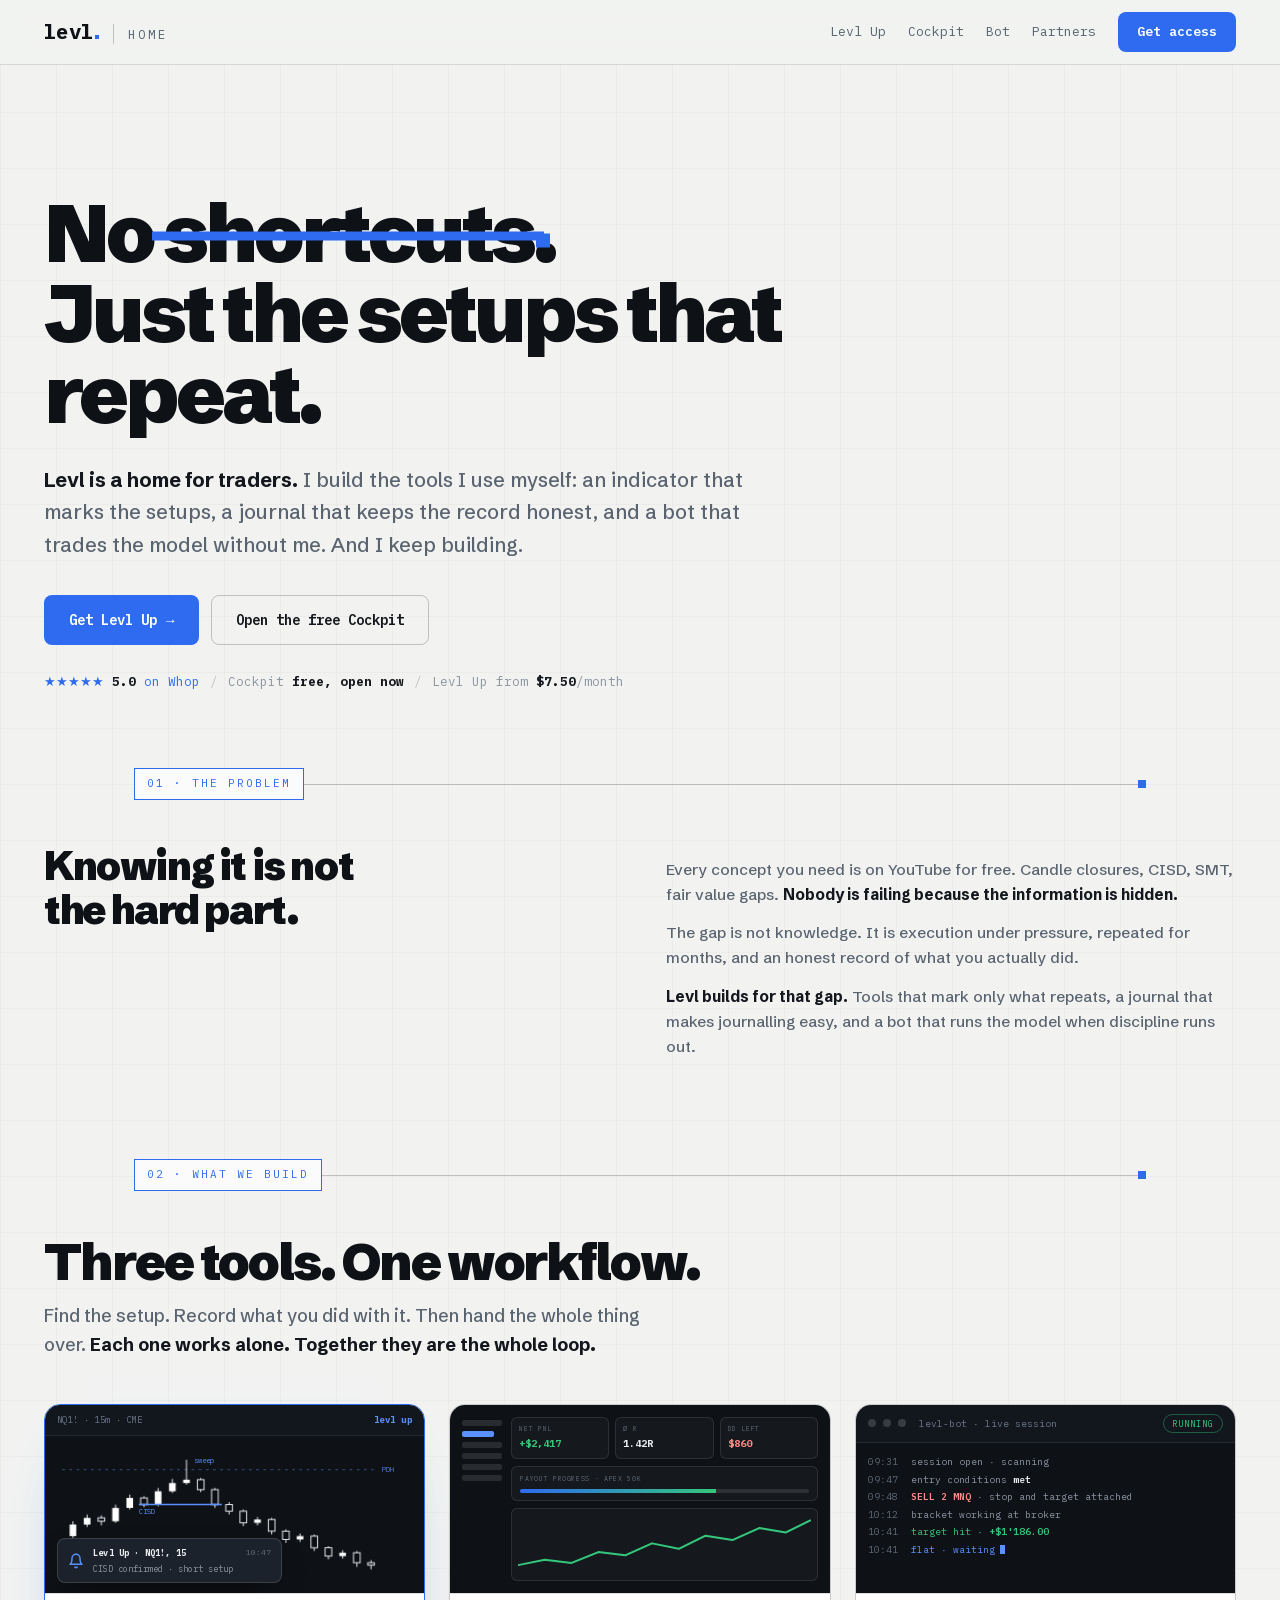
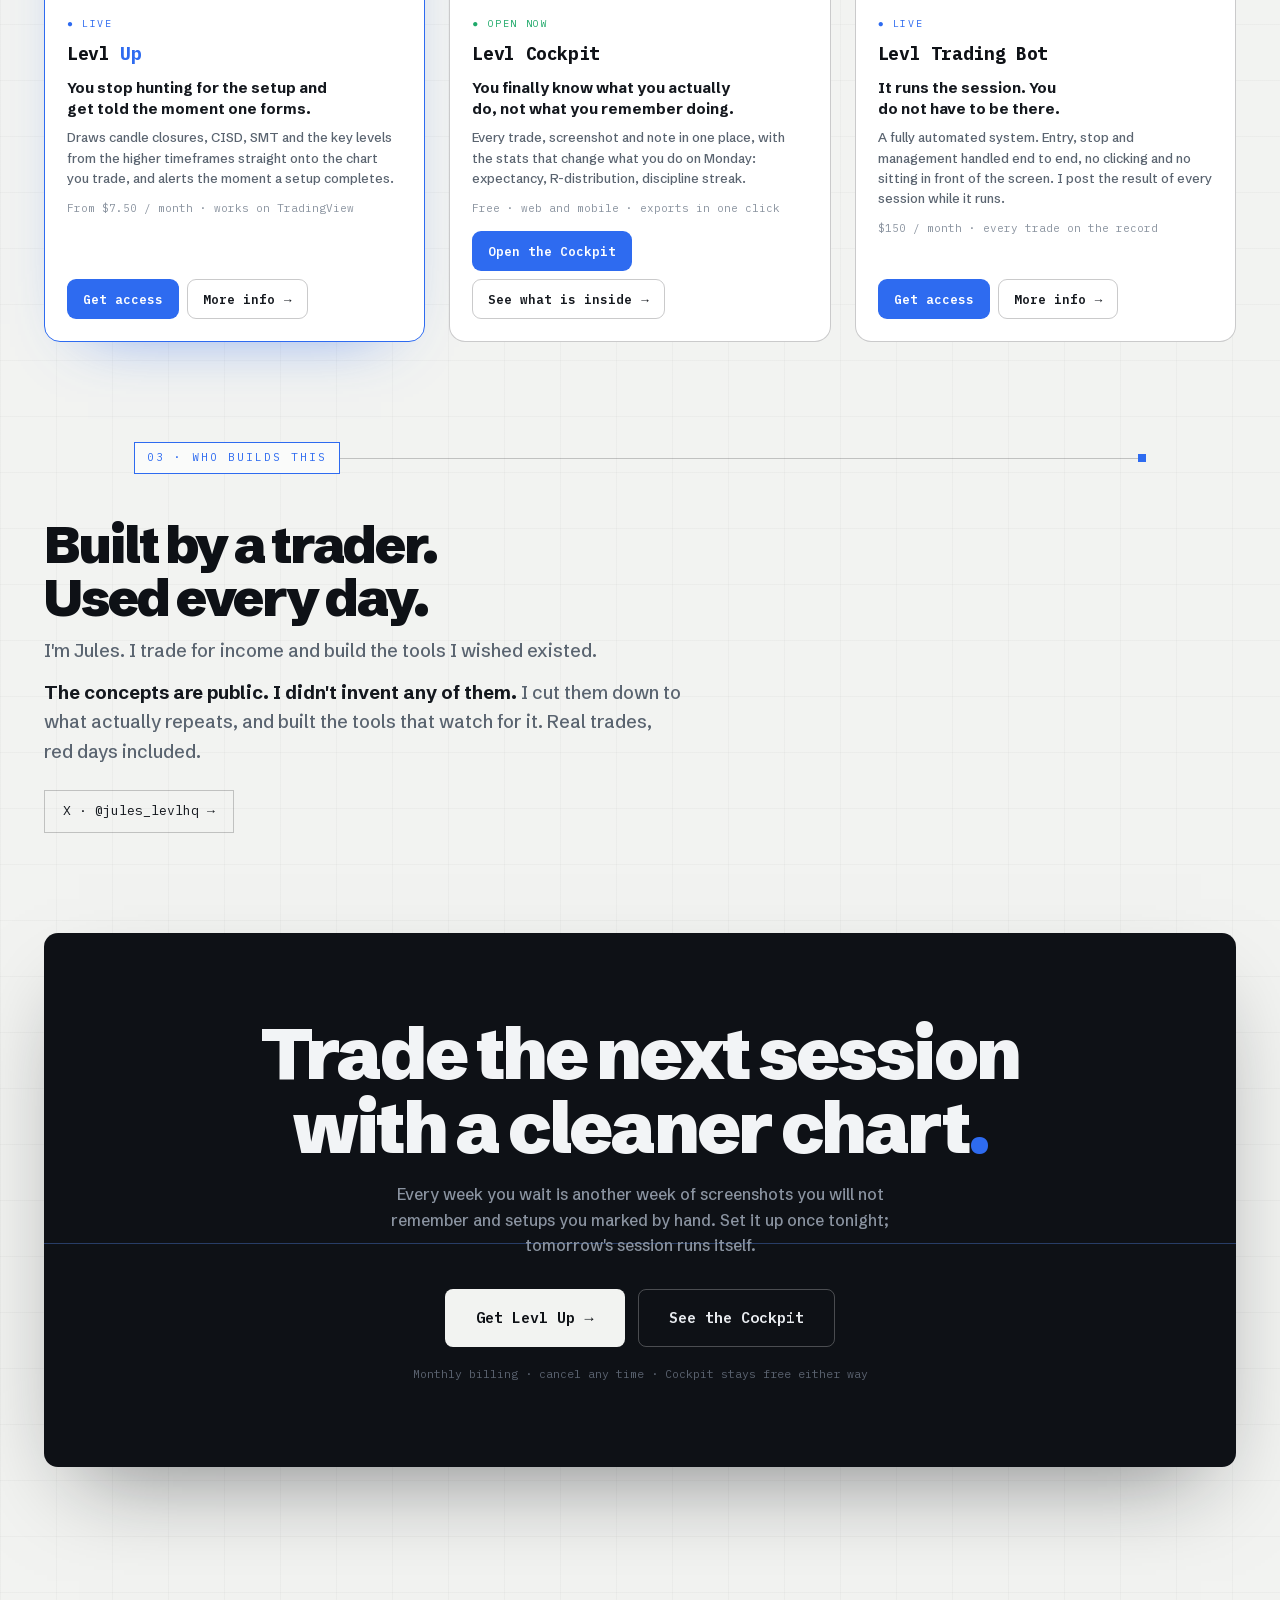
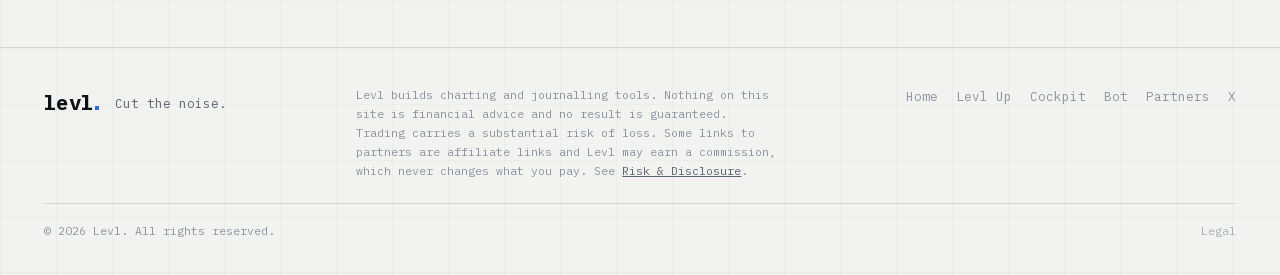
<file: index.html>
<!doctype html>
<html lang="en">
<head>
<meta charset="utf-8">
<title>Levl — Trading tools without the noise</title>
<meta name="viewport" content="width=device-width, initial-scale=1">
<meta name="description" content="Levl builds the tools a serious retail trader actually needs: an indicator that marks the setups that repeat, a journal that keeps the record honest, and a bot that trades the model for you.">
<link rel="canonical" href="https://levlhq.com/">
<link rel="icon" type="image/png" sizes="32x32" href="favicon-32.png?v=2">
<link rel="apple-touch-icon" sizes="180x180" href="apple-touch-icon.png?v=2">
<meta name="theme-color" content="#F2F3F1">
<meta property="og:type" content="website">
<meta property="og:site_name" content="Levl">
<meta property="og:title" content="Levl — Trading tools without the noise">
<meta property="og:description" content="An indicator that marks the setups that repeat. A journal that keeps the record honest. A bot that trades the model. Built by a trader who trades.">
<meta property="og:url" content="https://levlhq.com/">
<meta property="og:image" content="https://levlhq.com/og.png">
<meta name="twitter:card" content="summary_large_image">
<meta name="twitter:title" content="Levl — Trading tools without the noise">
<meta name="twitter:description" content="An indicator that marks the setups that repeat. A journal that keeps the record honest. A bot that trades the model.">
<meta name="twitter:image" content="https://levlhq.com/og.png">
<link rel="stylesheet" href="assets/fonts.css">
<link rel="stylesheet" href="assets/levl.css">
<style>
  /* ---------- hero ---------- */
  .hero{padding:clamp(64px,10vw,132px) 0 clamp(44px,6vw,78px)}
  .hero h1{font-weight:900;font-size:clamp(42px,6.4vw,88px);line-height:.98;letter-spacing:-.048em;color:var(--ink);max-width:15ch}
  .cutword{position:relative;display:inline-block;white-space:nowrap}
  .cutword .strike{position:absolute;left:-3%;right:-3%;top:54%;height:0;border-top:clamp(5px,.72vw,9px) solid var(--sig);
    transform:translateY(-50%);transform-origin:left center;animation:cut 1s cubic-bezier(.7,0,.2,1) .5s both}
  .cutword .strike::after{content:"";position:absolute;right:-6px;top:50%;width:clamp(9px,1.15vw,14px);height:clamp(9px,1.15vw,14px);
    background:var(--sig);transform:translateY(-50%)}
  @keyframes cut{from{transform:translateY(-50%) scaleX(0)}to{transform:translateY(-50%) scaleX(1)}}
  .hero .sub{font-size:clamp(16px,1.85vw,20px);color:var(--muted);max-width:62ch;margin-top:30px;font-weight:500;line-height:1.62}
  .hero .sub b{color:var(--text);font-weight:700}
  .hero-cta{display:flex;gap:12px;flex-wrap:wrap;margin-top:34px}
  .proofline{font-family:var(--mono);font-size:12.5px;color:var(--faint);margin-top:26px;display:flex;
    gap:10px;flex-wrap:wrap;align-items:center}
  .proofline .sep{color:var(--line2)}
  .proofline .stars{color:var(--sig)}
  .proofline b{color:var(--text);font-weight:700}
  .proofline .ast{color:var(--sig);font-size:10px;margin-left:1px}

  /* ---------- thesis ---------- */
  .thesis{display:grid;grid-template-columns:1fr 1fr;gap:clamp(24px,4vw,56px);align-items:start}
  .thesis .big{font-weight:900;font-size:clamp(26px,3.4vw,40px);letter-spacing:-.035em;line-height:1.1;color:var(--ink)}
  .thesis p{color:var(--muted);font-size:15.5px;margin-top:14px}
  .thesis p b{color:var(--text)}
  @media(max-width:800px){.thesis{grid-template-columns:1fr}}

  /* ---------- products ---------- */
  .pgrid{display:grid;grid-template-columns:repeat(3,1fr);gap:clamp(16px,2vw,24px);align-items:stretch}
  .pcard{position:relative;display:flex;flex-direction:column;background:#fff;border:1px solid var(--line2);
    border-radius:16px;overflow:hidden;transition:transform .22s cubic-bezier(.2,.8,.3,1),box-shadow .25s,border-color .2s}
  .pcard:hover{transform:translateY(-6px);box-shadow:0 34px 70px -44px rgba(14,17,22,.6)}
  .pcard.feature{border-color:var(--sig);box-shadow:0 26px 64px -44px rgba(46,107,240,.75)}
  .pcard.feature:hover{box-shadow:0 38px 80px -44px rgba(46,107,240,.85)}
  .pc-flag{position:absolute;top:14px;left:14px;z-index:3;font-family:var(--mono);font-size:9.5px;letter-spacing:.16em;
    text-transform:uppercase;font-weight:700;background:var(--sig);color:#fff;padding:5px 11px;border-radius:100px}

  .pc-viz{aspect-ratio:2/1;border-bottom:1px solid var(--line);background:var(--paper2);overflow:hidden;position:relative}
  .pc-viz img{width:100%;height:100%;object-fit:cover;display:block;transition:transform .5s cubic-bezier(.2,.8,.3,1)}
  .pcard:hover .pc-viz img{transform:scale(1.04)}

  /* mini cockpit mock */
  .mock{position:absolute;inset:0;background:var(--ink);padding:12px;display:flex;gap:9px}
  .mk-nav{width:40px;display:flex;flex-direction:column;gap:5px;padding-top:3px;flex:none}
  .mk-nav i{height:6px;border-radius:2px;background:rgba(255,255,255,.11);display:block}
  .mk-nav i.on{background:#5B90FF;width:78%}
  .mk-main{flex:1;display:flex;flex-direction:column;gap:7px;min-width:0}
  .mk-kpis{display:grid;grid-template-columns:repeat(3,1fr);gap:6px}
  .mk-k{border:1px solid rgba(255,255,255,.1);border-radius:6px;padding:6px 7px;background:rgba(255,255,255,.03);min-width:0}
  .mk-k u{display:block;text-decoration:none;font-family:var(--mono);font-size:6.5px;letter-spacing:.1em;color:#5F6976}
  .mk-k b{display:block;font-family:var(--mono);font-size:10px;color:#E8EBEF;margin-top:2px}
  .mk-k b.g{color:#34C77B}.mk-k b.r{color:#FF8A8A}
  .mk-bar{border:1px solid rgba(255,255,255,.1);border-radius:6px;padding:7px 8px;background:rgba(255,255,255,.03)}
  .mk-bar u{display:block;text-decoration:none;font-family:var(--mono);font-size:6.5px;letter-spacing:.1em;color:#5F6976}
  .mk-tr{height:4px;border-radius:3px;background:rgba(255,255,255,.1);margin-top:5px;overflow:hidden}
  .mk-fl{height:100%;width:68%;background:linear-gradient(90deg,#2E6BF0,#34C77B)}
  .mk-chart{flex:1;border:1px solid rgba(255,255,255,.1);border-radius:6px;background:rgba(255,255,255,.03);
    padding:6px;min-height:0}
  .mk-chart svg{width:100%;height:100%;display:block}

  /* ---------- who builds this ---------- */
  .trader{max-width:64ch}
  .trader p{color:var(--muted);font-size:clamp(16px,2vw,18.5px);margin-top:12px;font-weight:500}
  .trader p b{color:var(--text)}
  .sig-links{display:flex;gap:12px;margin-top:24px;flex-wrap:wrap}
  .slink{font-family:var(--mono);font-size:13px;padding:10px 18px;border:1px solid var(--line2);color:var(--text);transition:.15s}
  .slink:hover{border-color:var(--sig);color:var(--sig)}

  /* chart mock */
  .mock.chart{background:var(--ink);flex-direction:column;gap:0;padding:0}
  .ch-bar{display:flex;align-items:center;justify-content:space-between;padding:8px 12px;
    border-bottom:1px solid rgba(255,255,255,.08);background:#12161D;flex:none}
  .ch-bar span{font-family:var(--mono);font-size:9px;color:#6B7688;letter-spacing:.04em}
  .ch-bar em{font-style:normal;font-family:var(--mono);font-size:9px;font-weight:700;color:#5B90FF;letter-spacing:.06em}
  .ch-body{flex:1;min-height:0;padding:8px 10px 10px;position:relative}
  .ch-body svg{width:100%;height:100%;display:block}
  .tv-alert{position:absolute;left:12px;bottom:10px;display:flex;align-items:center;gap:9px;
    background:#1B222C;border:1px solid rgba(255,255,255,.14);border-radius:8px;padding:7px 10px;
    box-shadow:0 12px 30px -12px rgba(0,0,0,.8);max-width:74%;
    opacity:0;animation:tvin .5s cubic-bezier(.2,.8,.3,1) 2.1s forwards}
  @keyframes tvin{from{opacity:0;transform:translateY(8px)}to{opacity:1;transform:none}}
  .tv-ic{width:16px;height:16px;color:#5B90FF;flex:none}
  .tv-ic svg{width:100%;height:100%;display:block}
  .tv-tx b{display:block;font-family:var(--mono);font-size:8.5px;font-weight:700;color:#E8EBEF;letter-spacing:.02em}
  .tv-tx u{display:block;text-decoration:none;font-family:var(--mono);font-size:8.5px;color:#8A93A0;margin-top:2px}
  .tv-alert em{font-style:normal;font-family:var(--mono);font-size:8px;color:#5F6976;margin-left:4px;align-self:flex-start}
  .cdl{opacity:0;animation:cin .3s ease forwards;animation-delay:calc(.25s + var(--i)*38ms)}
  @keyframes cin{from{opacity:0;transform:translateY(4px)}to{opacity:1;transform:none}}
  .an{opacity:0;animation:cin .45s ease forwards}
  .a1{animation-delay:1.15s}.a2{animation-delay:1.45s}.a3{animation-delay:1.75s}.a4{animation-delay:2.05s}
  .png{animation:png 1.9s ease-out infinite;animation-delay:2.4s;transform-origin:center}
  @keyframes png{0%{r:3.4;opacity:.9}70%{r:13;opacity:0}100%{r:13;opacity:0}}

  /* bot terminal mock */
  .mock.term{background:var(--ink);flex-direction:column;gap:0;padding:0}
  .tm-bar{display:flex;align-items:center;gap:7px;padding:9px 12px;border-bottom:1px solid rgba(255,255,255,.08);background:#12161D;flex:none}
  .tm-bar i{width:8px;height:8px;border-radius:50%;background:rgba(255,255,255,.16);display:block;flex:none}
  .tm-bar span{font-family:var(--mono);font-size:9.5px;color:#6B7688;margin-left:6px}
  .tm-bar em{margin-left:auto;font-style:normal;font-family:var(--mono);font-size:8.5px;letter-spacing:.12em;
    text-transform:uppercase;color:#34C77B;border:1px solid rgba(52,199,123,.4);border-radius:100px;padding:2px 8px}
  .tm-log{flex:1;padding:10px 12px;font-family:var(--mono);font-size:9.5px;line-height:1.85;color:#8A93A0;overflow:hidden}
  .tm-log u{text-decoration:none;color:#5F6976;margin-right:7px}
  .tm-log b{color:#E8EBEF;font-weight:600}
  .tm-log b.b{color:#FF8A8A}
  .tm-log .ok{color:#34C77B}
  .tm-log .ok b{color:#34C77B}
  .tm-log .cur{color:#5B90FF}
  .tm-log .bl{display:inline-block;width:5px;height:9px;background:#5B90FF;margin-left:5px;vertical-align:-1px;
    animation:blink 1.1s step-end infinite;font-style:normal}
  .pcard.soon .pc-viz{opacity:.96}
  .pcard .status.soon{color:#B4700A}

  .pc-body{padding:clamp(18px,1.9vw,22px);display:flex;flex-direction:column;flex:1}
  .pcard .status{font-family:var(--mono);font-size:10px;letter-spacing:.16em;text-transform:uppercase;color:var(--faint)}
  .pcard .status.live{color:var(--sig)}
  .pcard .status.free{color:var(--up)}
  .pcard h3{font-family:var(--mono);font-weight:700;font-size:18px;letter-spacing:-.02em;margin:8px 0 0;color:var(--ink)}
  .pcard h3 .sl{color:var(--sig)}
  .pcard .res{font-weight:700;font-size:15px;color:var(--text);margin-top:9px;line-height:1.38;text-wrap:balance}
  .pcard p{color:var(--muted);font-size:13px;margin-top:8px;line-height:1.55}
  .pcard .price{font-family:var(--mono);font-size:11px;color:var(--faint);margin-top:12px}
  .pc-cta{display:flex;gap:8px;flex-wrap:wrap;margin-top:auto;padding-top:14px}
  .pc-cta .btn{padding:9px 15px;font-size:12.5px;border-radius:9px}
  @media(max-width:960px){.pgrid{grid-template-columns:1fr}}

</style>
</head>
<body>

<nav>
  <div class="wrap wrap-wide">
    <div class="nav-l">
      <a class="brand" href="/">levl<span class="cur"></span></a>
      <span class="brand-page">Home</span>
    </div>
    <button class="burger" aria-label="Menu"><span></span><span></span><span></span></button>
    <div class="nav-r">
      <a class="lnk" href="/levl-up/">Levl Up</a>
      <a class="lnk" href="/cockpit/">Cockpit</a>
      <a class="lnk" href="/bot/">Bot</a>
      <a class="lnk" href="/partners/">Partners</a>
      <a class="btn btn-sm btn-ink" data-link="whop" href="https://whop.com/levl-hq/levl-up/">Get access</a>
    </div>
  </div>
</nav>

<main>

<!-- ================= HERO ================= -->
<header class="hero">
  <div class="wrap wrap-wide">
    <h1 class="rv in">No <span class="cutword">shortcuts<span class="strike"></span></span>.<br>Just the setups that repeat.</h1>
    <p class="sub rv in d1"><b>Levl is a home for traders.</b> I build the tools I use myself: an indicator that marks the setups, a journal that keeps the record honest, and a bot that trades the model without me. And I keep building.</p>
    <div class="hero-cta rv in d2">
      <a class="btn btn-ink" data-link="whop" href="https://whop.com/levl-hq/levl-up/">Get Levl Up <span class="arw">&rarr;</span></a>
      <a class="btn btn-ghost" href="/cockpit/">Open the free Cockpit</a>
    </div>
    <div class="proofline rv in d3">
      <span class="stars">&#9733;&#9733;&#9733;&#9733;&#9733; <b>5.0</b> on Whop</span><span class="sep">/</span>
      <span>Cockpit <b>free, open now</b></span><span class="sep">/</span>
      <span>Levl Up from <b>$7.50</b>/month</span>
    </div>
  </div>
</header>

<!-- ================= 01 THESIS ================= -->
<div class="lvl wrap-wide" id="thesis"><span class="tag">01 · The problem</span><span class="ln"></span><span class="nd"></span></div>
<section style="padding-top:clamp(28px,4vw,44px)">
  <div class="wrap wrap-wide">
    <div class="thesis rv">
      <div>
        <div class="big">Knowing it is not<br>the hard part.</div>
      </div>
      <div>
        <p>Every concept you need is on YouTube for free. Candle closures, CISD, SMT, fair value gaps. <b>Nobody is failing because the information is hidden.</b></p>
        <p>The gap is not knowledge. It is execution under pressure, repeated for months, and an honest record of what you actually did.</p>
        <p><b>Levl builds for that gap.</b> Tools that mark only what repeats, a journal that makes journalling easy, and a bot that runs the model when discipline runs out.</p>
      </div>
    </div>
  </div>
</section>

<!-- ================= 02 WHAT WE BUILD ================= -->
<div class="lvl wrap-wide" id="build"><span class="tag">02 · What we build</span><span class="ln"></span><span class="nd"></span></div>
<section style="padding-top:clamp(28px,4vw,44px)">
  <div class="wrap wrap-wide">
    <div class="shead rv">
      <h2>Three tools. One workflow.</h2>
      <p>Find the setup. Record what you did with it. Then hand the whole thing over. <b>Each one works alone. Together they are the whole loop.</b></p>
    </div>

    <div class="pgrid rv d1">

      <div class="pcard feature">
        <div class="pc-viz">
          <div class="mock chart">
            <div class="ch-bar"><span>NQ1! &middot; 15m &middot; CME</span><em>levl up</em></div>
            <div class="ch-body"><svg viewBox="0 0 400 140" aria-hidden="true"><line x1="8" y1="21.1" x2="358" y2="21.1" stroke="#5B90FF" stroke-width="1" stroke-dasharray="3 5" opacity=".55"/><text x="364" y="23.9" font-family="IBM Plex Mono" font-size="8" fill="#5B90FF" opacity=".85">PDH</text><g class="cdl" style="--i:0"><line x1="20.0" y1="78.4" x2="20.0" y2="96.9" stroke="#E8EBEF" stroke-width="1.1"/><rect x="16.3" y="82.1" width="7.4" height="12.9" fill="#FFFFFF"/></g><g class="cdl" style="--i:1"><line x1="35.8" y1="71.0" x2="35.8" y2="84.8" stroke="#E8EBEF" stroke-width="1.1"/><rect x="32.1" y="74.7" width="7.4" height="7.4" fill="#FFFFFF"/></g><g class="cdl" style="--i:2"><line x1="51.6" y1="71.9" x2="51.6" y2="83.0" stroke="#E8EBEF" stroke-width="1.1"/><rect x="47.9" y="74.7" width="7.4" height="3.7" fill="#0B0E13" stroke="#E8EBEF" stroke-width="1.1"/></g><g class="cdl" style="--i:3"><line x1="67.4" y1="59.9" x2="67.4" y2="80.2" stroke="#E8EBEF" stroke-width="1.1"/><rect x="63.7" y="63.6" width="7.4" height="14.8" fill="#FFFFFF"/></g><g class="cdl" style="--i:4"><line x1="83.2" y1="48.8" x2="83.2" y2="65.4" stroke="#E8EBEF" stroke-width="1.1"/><rect x="79.5" y="52.5" width="7.4" height="11.1" fill="#FFFFFF"/></g><g class="cdl" style="--i:5"><line x1="99.0" y1="50.7" x2="99.0" y2="62.7" stroke="#E8EBEF" stroke-width="1.1"/><rect x="95.3" y="52.5" width="7.4" height="7.4" fill="#0B0E13" stroke="#E8EBEF" stroke-width="1.1"/></g><g class="cdl" style="--i:6"><line x1="114.8" y1="41.4" x2="114.8" y2="61.7" stroke="#E8EBEF" stroke-width="1.1"/><rect x="111.1" y="45.1" width="7.4" height="14.8" fill="#FFFFFF"/></g><g class="cdl" style="--i:7"><line x1="130.6" y1="31.3" x2="130.6" y2="47.0" stroke="#E8EBEF" stroke-width="1.1"/><rect x="126.9" y="35.9" width="7.4" height="9.2" fill="#FFFFFF"/></g><g class="cdl" style="--i:8"><line x1="146.4" y1="10.0" x2="146.4" y2="37.7" stroke="#E8EBEF" stroke-width="1.1"/><rect x="142.7" y="32.2" width="7.4" height="3.7" fill="#FFFFFF"/></g><g class="cdl" style="--i:9"><line x1="162.2" y1="30.3" x2="162.2" y2="46.0" stroke="#E8EBEF" stroke-width="1.1"/><rect x="158.5" y="32.2" width="7.4" height="11.1" fill="#0B0E13" stroke="#E8EBEF" stroke-width="1.1"/></g><g class="cdl" style="--i:10"><line x1="178.0" y1="41.4" x2="178.0" y2="63.6" stroke="#E8EBEF" stroke-width="1.1"/><rect x="174.3" y="43.3" width="7.4" height="16.6" fill="#0B0E13" stroke="#E8EBEF" stroke-width="1.1"/></g><g class="cdl" style="--i:11"><line x1="193.8" y1="57.1" x2="193.8" y2="71.0" stroke="#E8EBEF" stroke-width="1.1"/><rect x="190.1" y="59.9" width="7.4" height="7.4" fill="#0B0E13" stroke="#E8EBEF" stroke-width="1.1"/></g><g class="cdl" style="--i:12"><line x1="209.6" y1="65.4" x2="209.6" y2="83.9" stroke="#E8EBEF" stroke-width="1.1"/><rect x="205.9" y="67.3" width="7.4" height="12.9" fill="#0B0E13" stroke="#E8EBEF" stroke-width="1.1"/></g><g class="cdl" style="--i:13"><line x1="225.4" y1="73.8" x2="225.4" y2="83.0" stroke="#E8EBEF" stroke-width="1.1"/><rect x="221.7" y="76.5" width="7.4" height="3.7" fill="#FFFFFF"/></g><g class="cdl" style="--i:14"><line x1="241.2" y1="74.7" x2="241.2" y2="93.2" stroke="#E8EBEF" stroke-width="1.1"/><rect x="237.5" y="76.5" width="7.4" height="13.0" fill="#0B0E13" stroke="#E8EBEF" stroke-width="1.1"/></g><g class="cdl" style="--i:15"><line x1="257.0" y1="87.6" x2="257.0" y2="102.4" stroke="#E8EBEF" stroke-width="1.1"/><rect x="253.3" y="89.5" width="7.4" height="9.2" fill="#0B0E13" stroke="#E8EBEF" stroke-width="1.1"/></g><g class="cdl" style="--i:16"><line x1="272.8" y1="92.2" x2="272.8" y2="101.5" stroke="#E8EBEF" stroke-width="1.1"/><rect x="269.1" y="95.0" width="7.4" height="3.7" fill="#FFFFFF"/></g><g class="cdl" style="--i:17"><line x1="288.6" y1="93.2" x2="288.6" y2="111.6" stroke="#E8EBEF" stroke-width="1.1"/><rect x="284.9" y="95.0" width="7.4" height="12.9" fill="#0B0E13" stroke="#E8EBEF" stroke-width="1.1"/></g><g class="cdl" style="--i:18"><line x1="304.4" y1="106.1" x2="304.4" y2="120.9" stroke="#E8EBEF" stroke-width="1.1"/><rect x="300.7" y="107.9" width="7.4" height="9.3" fill="#0B0E13" stroke="#E8EBEF" stroke-width="1.1"/></g><g class="cdl" style="--i:19"><line x1="320.2" y1="110.7" x2="320.2" y2="120.0" stroke="#E8EBEF" stroke-width="1.1"/><rect x="316.5" y="113.5" width="7.4" height="3.7" fill="#FFFFFF"/></g><g class="cdl" style="--i:20"><line x1="336.0" y1="111.6" x2="336.0" y2="129.2" stroke="#E8EBEF" stroke-width="1.1"/><rect x="332.3" y="113.5" width="7.4" height="11.1" fill="#0B0E13" stroke="#E8EBEF" stroke-width="1.1"/></g><g class="cdl" style="--i:21"><line x1="351.8" y1="121.8" x2="351.8" y2="132.0" stroke="#E8EBEF" stroke-width="1.1"/><rect x="348.1" y="124.6" width="7.4" height="2.7" fill="#0B0E13" stroke="#E8EBEF" stroke-width="1.1"/></g><g class="an a2"><line x1="93.3" y1="59.9" x2="185.7" y2="59.9" stroke="#5B90FF" stroke-width="1.6"/><text x="93.3" y="70.9" font-family="IBM Plex Mono" font-size="8" fill="#5B90FF">CISD</text></g><g class="an a3"><text x="154.4" y="14.0" font-family="IBM Plex Mono" font-size="8" fill="#5B90FF">sweep</text></g></svg><div class="tv-alert"><span class="tv-ic"><svg viewBox="0 0 24 24" fill="none" stroke="currentColor" stroke-width="2.2" stroke-linecap="round" stroke-linejoin="round"><path d="M18 8A6 6 0 0 0 6 8c0 7-3 9-3 9h18s-3-2-3-9"/><path d="M13.7 21a2 2 0 0 1-3.4 0"/></svg></span><div class="tv-tx"><b>Levl Up &middot; NQ1!, 15</b><u>CISD confirmed &middot; short setup</u></div><em>10:47</em></div></div>
          </div>
        </div>
        <div class="pc-body">
          <span class="status live">&#9679; Live</span>
          <h3>Levl <span class="sl">Up</span></h3>
          <div class="res">You stop hunting for the setup and get told the moment one forms.</div>
          <p>Draws candle closures, CISD, SMT and the key levels from the higher timeframes straight onto the chart you trade, and alerts the moment a setup completes.</p>
          <div class="price">From $7.50 / month &middot; works on TradingView</div>
          <div class="pc-cta">
            <a class="btn btn-ink" data-link="whop" href="https://whop.com/levl-hq/levl-up/">Get access</a>
            <a class="btn btn-ghost" href="/levl-up/">More info <span class="arw">&rarr;</span></a>
          </div>
        </div>
      </div>

      <div class="pcard">
        <div class="pc-viz">
          <div class="mock">
            <div class="mk-nav"><i></i><i class="on"></i><i></i><i></i><i></i><i></i></div>
            <div class="mk-main">
              <div class="mk-kpis">
                <div class="mk-k"><u>NET PNL</u><b class="g">+$2,417</b></div>
                <div class="mk-k"><u>&Oslash; R</u><b>1.42R</b></div>
                <div class="mk-k"><u>DD LEFT</u><b class="r">$860</b></div>
              </div>
              <div class="mk-bar"><u>PAYOUT PROGRESS &middot; APEX 50K</u><div class="mk-tr"><div class="mk-fl"></div></div></div>
              <div class="mk-chart">
                <svg viewBox="0 0 240 54" preserveAspectRatio="none" aria-hidden="true">
                  <path d="M0 46 L22 41 L44 44 L66 34 L88 37 L110 26 L132 31 L154 19 L176 23 L198 12 L220 16 L240 5"
                        fill="none" stroke="#34C77B" stroke-width="1.8" stroke-linejoin="round" stroke-linecap="round"/>
                </svg>
              </div>
            </div>
          </div>
        </div>
        <div class="pc-body">
          <span class="status free">&#9679; Open now</span>
          <h3>Levl Cockpit</h3>
          <div class="res">You finally know what you actually do, not what you remember doing.</div>
          <p>Every trade, screenshot and note in one place, with the stats that change what you do on Monday: expectancy, R-distribution, discipline streak.</p>
          <div class="price">Free &middot; web and mobile &middot; exports in one click</div>
          <div class="pc-cta">
            <a class="btn btn-ink" href="https://app.levlhq.com">Open the Cockpit</a>
            <a class="btn btn-ghost" href="/cockpit/">See what is inside <span class="arw">&rarr;</span></a>
          </div>
        </div>
      </div>

      <div class="pcard">
        <div class="pc-viz">
          <div class="mock term">
            <div class="tm-bar"><i></i><i></i><i></i><span>levl-bot &middot; live session</span><em>running</em></div>
            <div class="tm-log">
              <div><u>09:31</u> session open &middot; scanning</div>
              <div><u>09:47</u> entry conditions <b>met</b></div>
              <div><u>09:48</u> <b class="b">SELL 2 MNQ</b> &middot; stop and target attached</div>
              <div><u>10:12</u> bracket working at broker</div>
              <div class="ok"><u>10:41</u> target hit &middot; <b>+$1'186.00</b></div>
              <div class="cur"><u>10:41</u> flat &middot; waiting<i class="bl"></i></div>
            </div>
          </div>
        </div>
        <div class="pc-body">
          <span class="status live">&#9679; Live</span>
          <h3>Levl Trading Bot</h3>
          <div class="res">It runs the session. You do not have to be there.</div>
          <p>A fully automated system. Entry, stop and management handled end to end, no clicking and no sitting in front of the screen. I post the result of every session while it runs.</p>
          <div class="price">$150 / month &middot; every trade on the record</div>
          <div class="pc-cta">
            <a class="btn btn-ink" data-link="whop-bot" href="https://whop.com/checkout/plan_jh00CphZFygnE">Get access</a>
            <a class="btn btn-ghost" href="/bot/">More info <span class="arw">&rarr;</span></a>
          </div>
        </div>
      </div>
    </div>
  </div>
</section>

<div class="lvl wrap-wide" id="who"><span class="tag">03 · Who builds this</span><span class="ln"></span><span class="nd"></span></div>
<section style="padding-top:clamp(28px,4vw,44px)">
  <div class="wrap wrap-wide">
    <div class="trader rv">
      <div class="shead" style="margin-bottom:0">
        <h2>Built by a trader. Used every day.</h2>
      </div>
      <p>I'm Jules. I trade for income and build the tools I wished existed.</p>
      <p><b>The concepts are public. I didn't invent any of them.</b> I cut them down to what actually repeats, and built the tools that watch for it. Real trades, red days included.</p>
      <div class="sig-links">
        <a class="slink" href="https://x.com/jules_levlhq">X &middot; @jules_levlhq &rarr;</a>
      </div>
    </div>
  </div>
</section>

<!-- ================= FINAL ================= -->
<section style="padding-top:0">
  <div class="wrap wrap-wide">
    <div class="final rv">
      <h2>Trade the next session<br>with a cleaner chart<span class="dot-b">.</span></h2>
      <p>Every week you wait is another week of screenshots you will not remember and setups you marked by hand. Set it up once tonight; tomorrow's session runs itself.</p>
      <div class="cta">
        <a class="btn btn-lg btn-paper" data-link="whop" href="https://whop.com/levl-hq/levl-up/">Get Levl Up <span class="arw">→</span></a>
        <a class="btn btn-lg btn-ghost" href="/cockpit/" style="border-color:rgba(255,255,255,.25);color:#E8EBEF">See the Cockpit</a>
      </div>
      <div class="cta-note2">Monthly billing · cancel any time · Cockpit stays free either way</div>
    </div>
  </div>
</section>

</main>

<footer>
  <div class="wrap wrap-wide">
    <div class="f-top">
      <div class="f-brand">
        <span class="brand">levl<span class="cur"></span></span>
        <span class="f-tag">Cut the noise.</span>
      </div>
      <p class="disc">Levl builds charting and journalling tools. Nothing on this site is financial advice and no result is guaranteed. Trading carries a substantial risk of loss. Some links to partners are affiliate links and Levl may earn a commission, which never changes what you pay. See <a href="/disclaimer.html">Risk &amp; Disclosure</a>.</p>
      <div class="f-nav">
        <a href="/">Home</a>
        <a href="/levl-up/">Levl Up</a>
        <a href="/cockpit/">Cockpit</a>
        <a href="/bot/">Bot</a>
        <a href="/partners/">Partners</a>
        <a href="https://x.com/jules_levlhq">X</a>
      </div>
    </div>
    <div class="f-bot">
      <span>&copy; <span id="yr">2026</span> Levl. All rights reserved.</span>
      <a href="/legal.html">Legal</a>
    </div>
  </div>
</footer>

<script>
/* Old deep links (levlhq.com/#pricing etc.) pointed at the product page.
   Send them to /levl-up/ so nothing that is already published breaks. */
(function(){
  var moved=['preview','products','pricing','funded','faq','top'],h=location.hash.replace('#','');
  if(h&&moved.indexOf(h)>-1)location.replace('/levl-up/#'+h);
})();
</script>
<script src="assets/levl.js"></script>
</body>
</html>
</file>
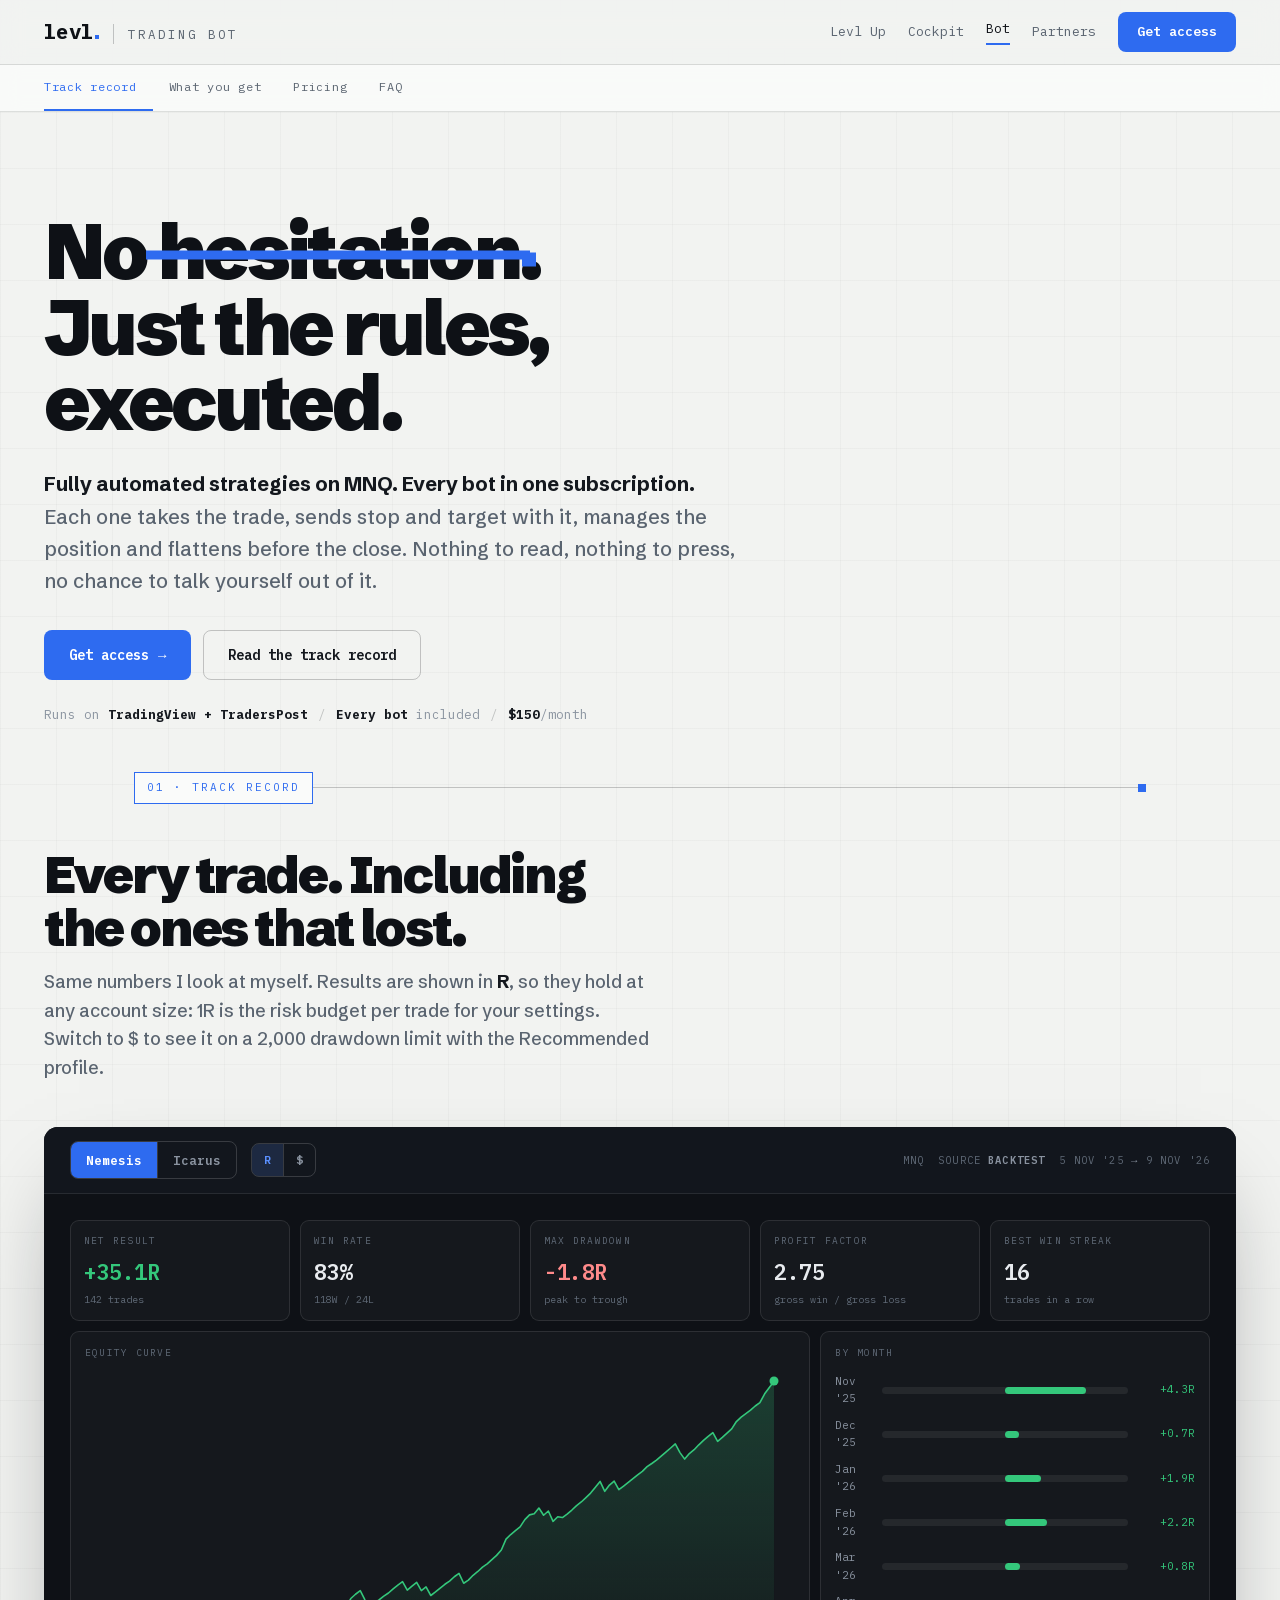
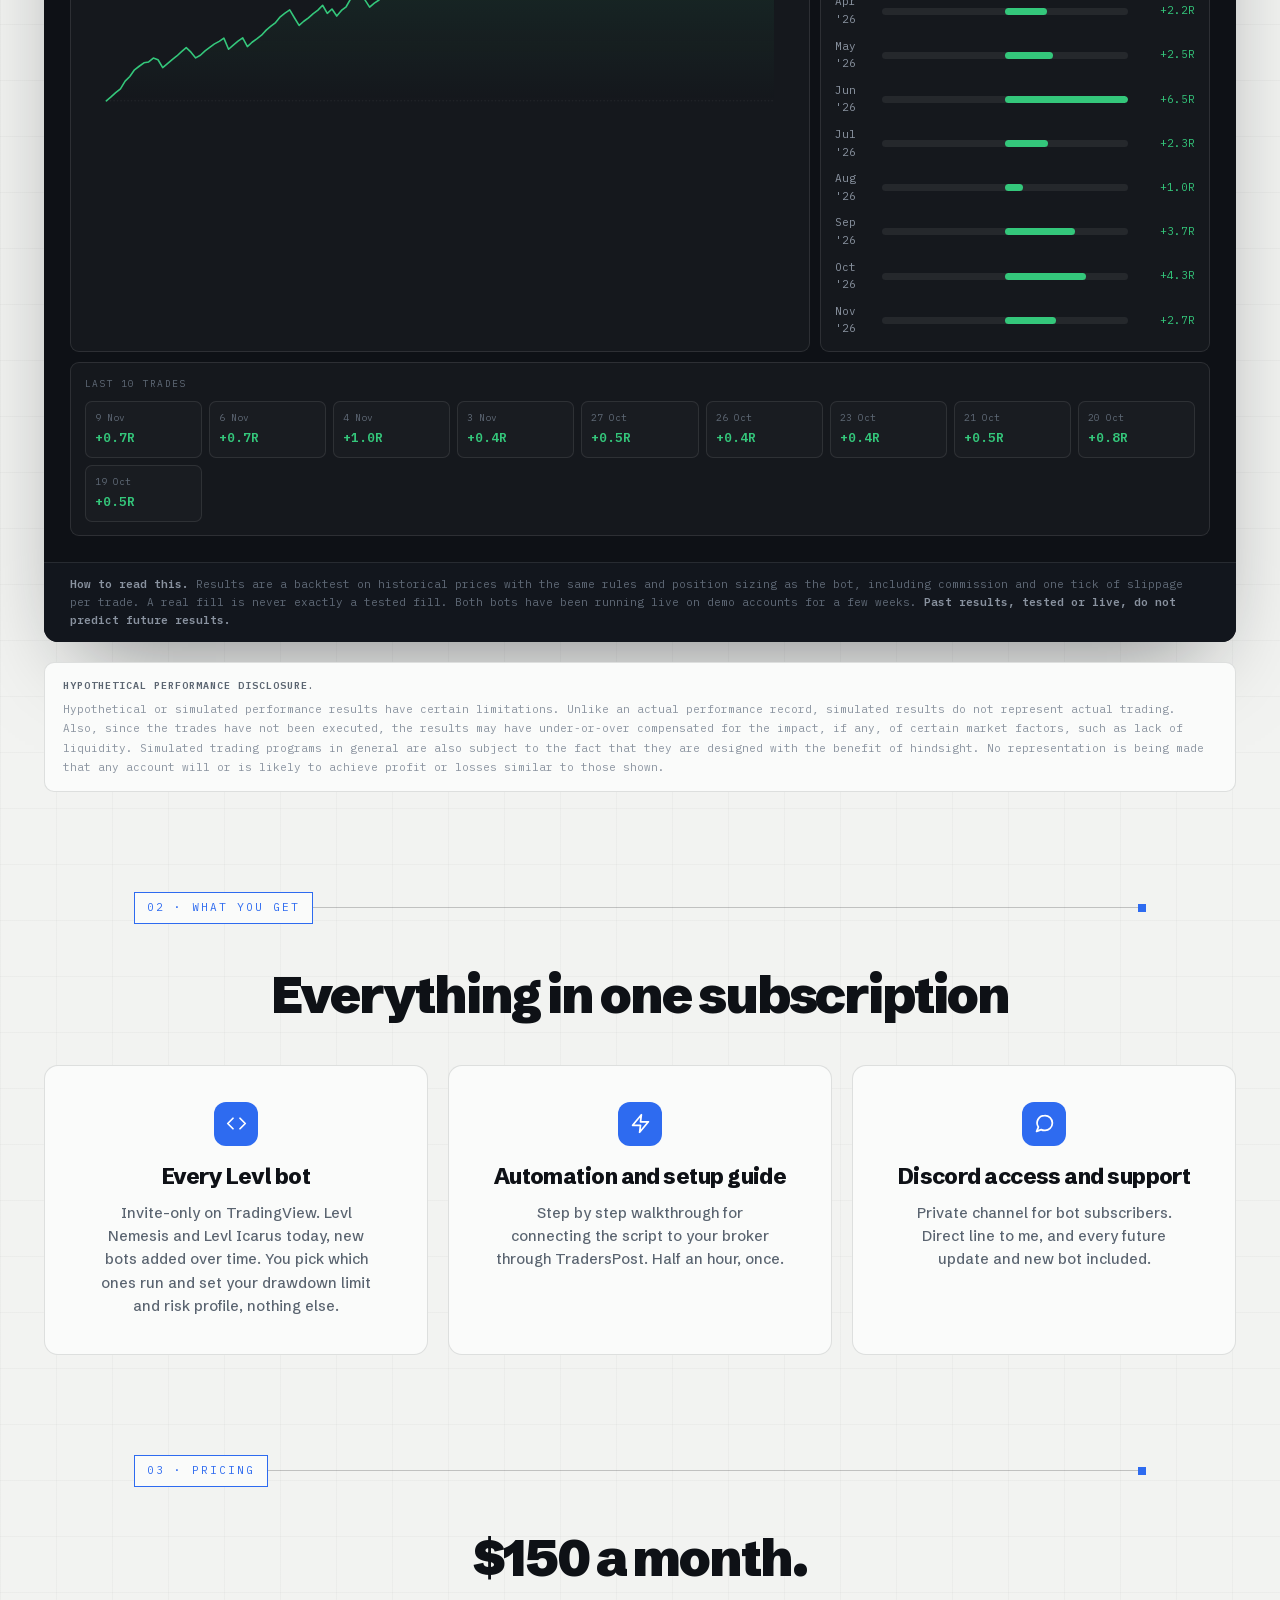
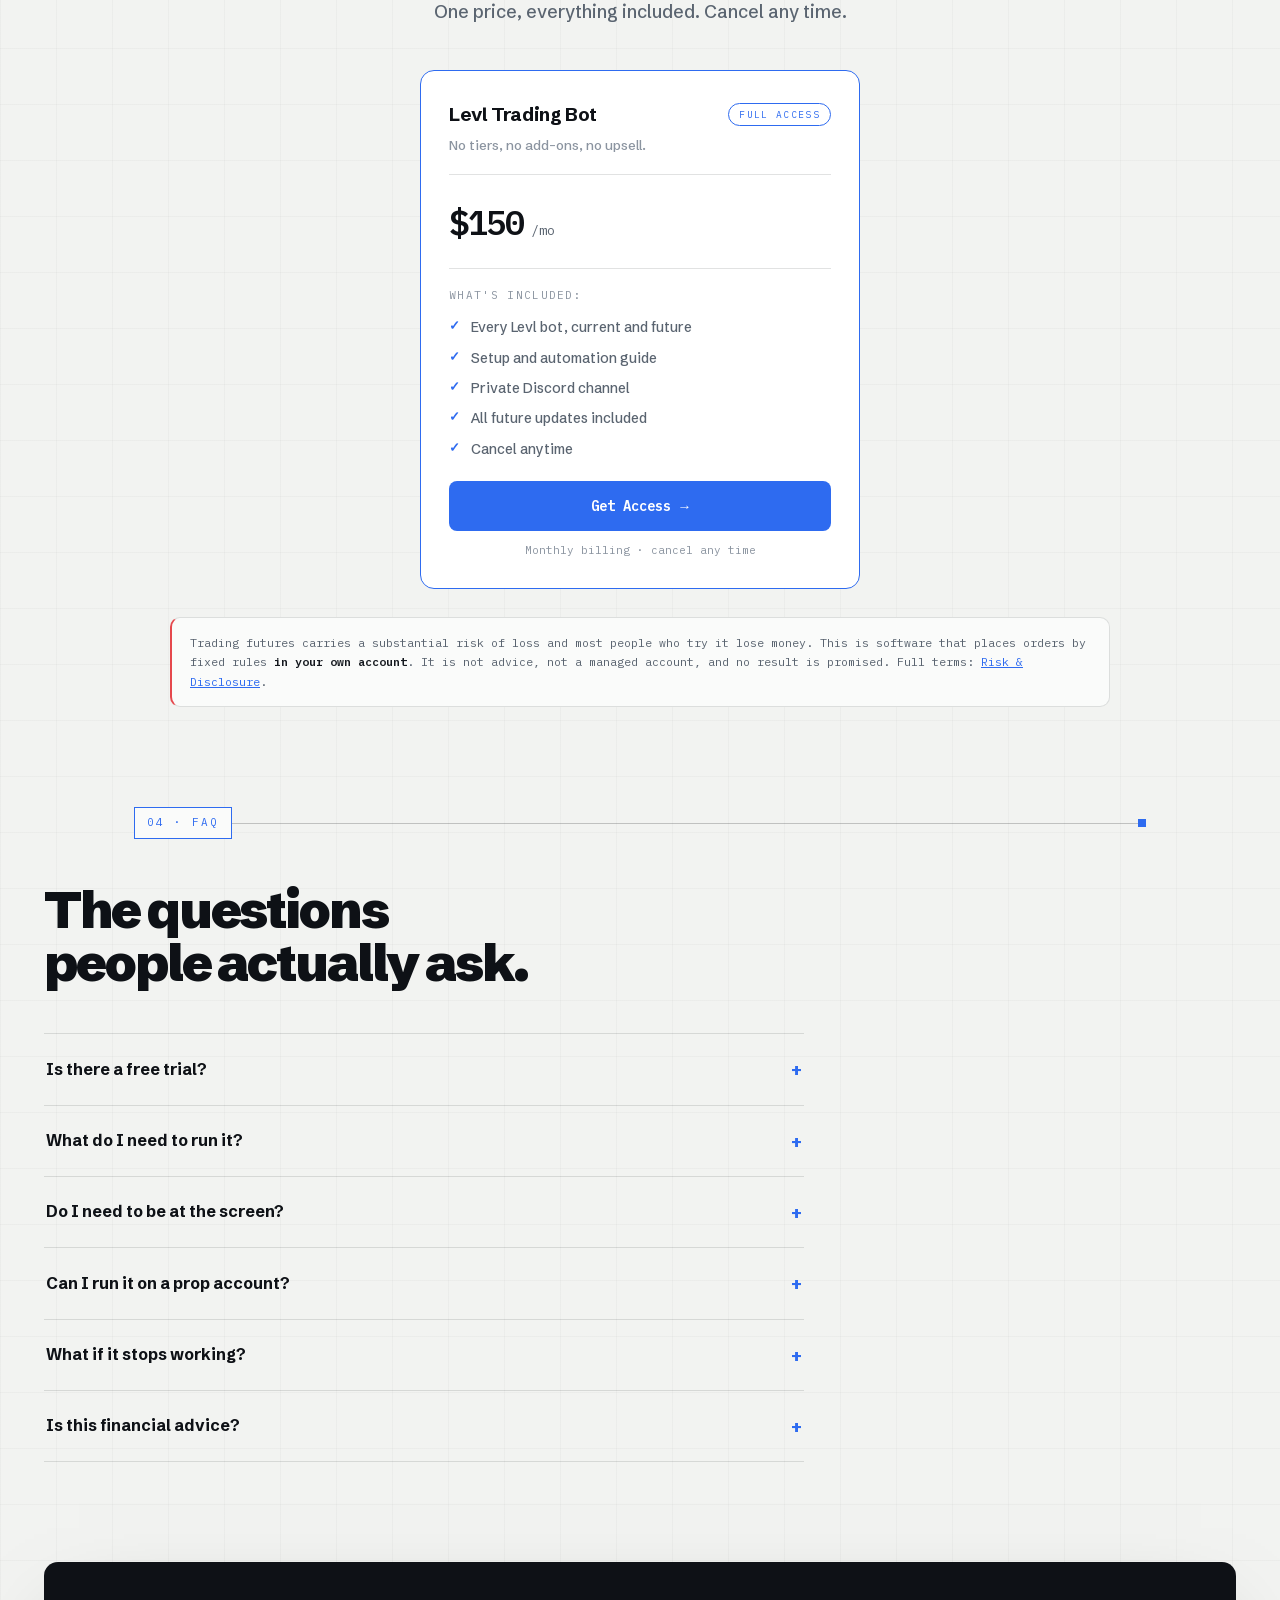
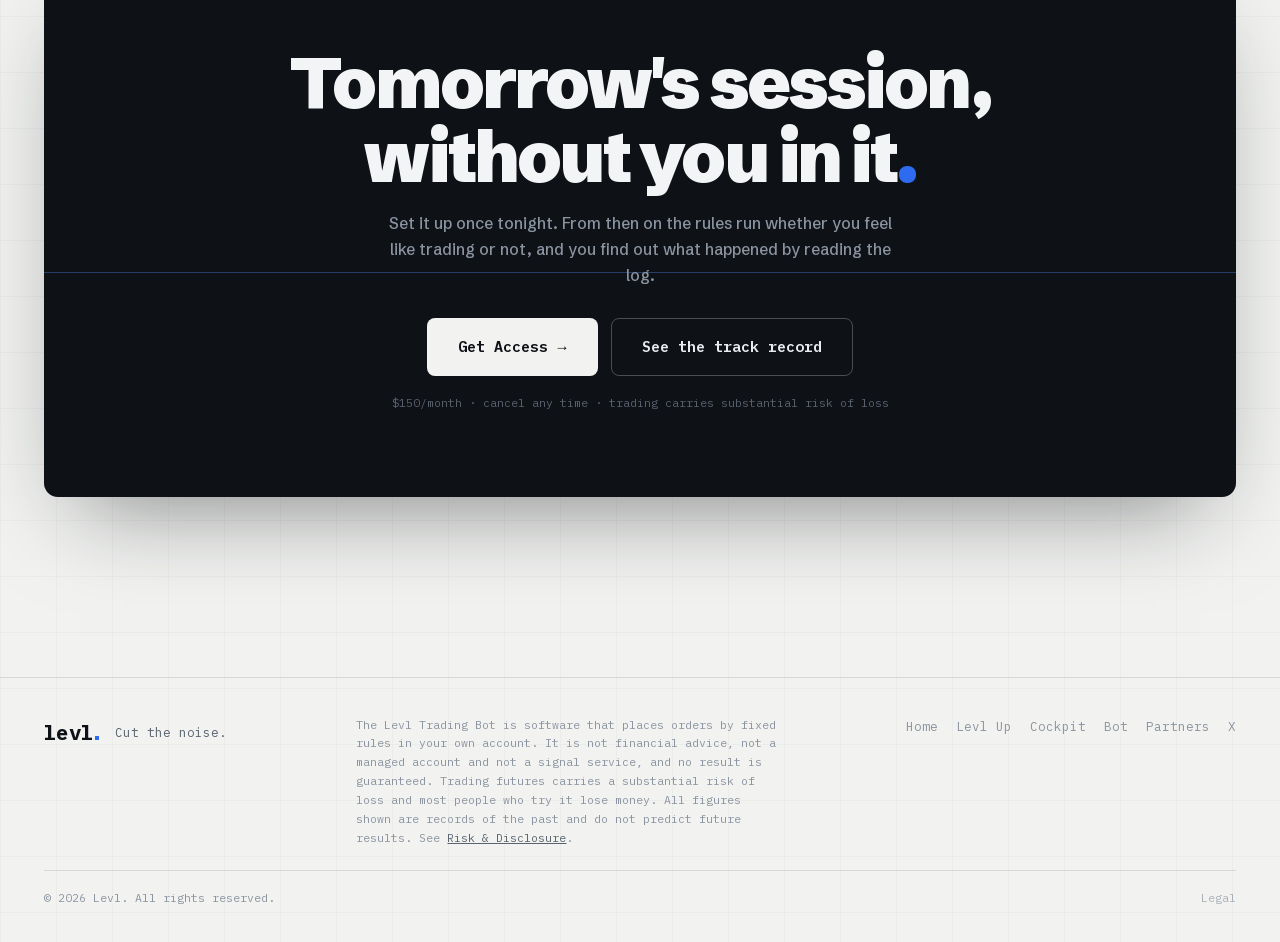
<file: bot/index.html>
<!doctype html>
<html lang="en">
<head>
<meta charset="utf-8">
<title>Levl Trading Bot — the session runs without you</title>
<meta name="viewport" content="width=device-width, initial-scale=1">
<meta name="description" content="Fully automated strategies on MNQ. Every Levl bot in one subscription. Each takes the trade, places stop and target with it and closes the day. You are not in the loop.">
<link rel="canonical" href="https://levlhq.com/bot/">
<link rel="icon" type="image/png" sizes="32x32" href="/favicon-32.png?v=2">
<link rel="apple-touch-icon" sizes="180x180" href="/apple-touch-icon.png?v=2">
<meta name="theme-color" content="#F2F3F1">
<meta property="og:type" content="website">
<meta property="og:site_name" content="Levl">
<meta property="og:title" content="Levl Trading Bot — the session runs without you">
<meta property="og:description" content="Fully automated strategies on MNQ, executed end to end. Every bot in one subscription. Track record open for anyone to read.">
<meta property="og:url" content="https://levlhq.com/bot/">
<meta property="og:image" content="https://levlhq.com/bot-page-og.png">
<meta name="twitter:card" content="summary_large_image">
<meta name="twitter:title" content="Levl Trading Bot — the session runs without you">
<meta name="twitter:description" content="Fully automated strategies on MNQ, executed end to end. Every bot in one subscription. Track record open for anyone to read.">
<meta name="twitter:image" content="https://levlhq.com/bot-page-og.png">
<link rel="stylesheet" href="/assets/fonts.css">
<link rel="stylesheet" href="/assets/levl.css">
<style>
  /* ---------- hero ---------- */
  .hero{padding:clamp(56px,8vw,110px) 0 clamp(30px,4vw,48px)}
  .hero h1{font-weight:900;font-size:clamp(40px,6vw,82px);line-height:.98;letter-spacing:-.048em;color:var(--ink);max-width:16ch}
  .cutword{position:relative;display:inline-block;white-space:nowrap}
  .cutword .strike{position:absolute;left:-3%;right:-3%;top:54%;height:0;border-top:clamp(5px,.72vw,9px) solid var(--sig);
    transform:translateY(-50%);transform-origin:left center;animation:cut 1s cubic-bezier(.7,0,.2,1) .45s both}
  .cutword .strike::after{content:"";position:absolute;right:-6px;top:50%;width:clamp(9px,1.15vw,14px);height:clamp(9px,1.15vw,14px);
    background:var(--sig);transform:translateY(-50%)}
  @keyframes cut{from{transform:translateY(-50%) scaleX(0)}to{transform:translateY(-50%) scaleX(1)}}
  .hero .sub{font-size:clamp(16px,1.85vw,20px);color:var(--muted);max-width:58ch;margin-top:28px;font-weight:500;line-height:1.62}
  .hero .sub b{color:var(--text);font-weight:700}
  .hero-cta{display:flex;gap:12px;flex-wrap:wrap;margin-top:32px}
  .proofline{font-family:var(--mono);font-size:12.5px;color:var(--faint);margin-top:24px;display:flex;
    gap:10px;flex-wrap:wrap;align-items:center}
  .proofline .sep{color:var(--line2)}
  .proofline b{color:var(--text);font-weight:700}

  /* ---------- dashboard ---------- */
  .dash{border-radius:14px;background:var(--ink);color:#E8EBEF;overflow:hidden;
    box-shadow:0 40px 90px -35px rgba(14,17,22,.5)}
  .dash-head{display:flex;align-items:center;gap:14px;flex-wrap:wrap;
    padding:14px clamp(16px,2.2vw,26px);border-bottom:1px solid rgba(255,255,255,.09);background:#12161D}
  .seg{display:inline-flex;border:1px solid rgba(255,255,255,.16);border-radius:8px;overflow:hidden;flex:none}
  .seg button{background:transparent;border:0;cursor:pointer;font-family:var(--mono);font-size:12.5px;font-weight:600;
    padding:8px 15px;color:#8A93A0;transition:background .16s,color .16s;white-space:nowrap}
  .seg button+button{border-left:1px solid rgba(255,255,255,.16)}
  .seg button:hover{color:#E8EBEF}
  .seg button.on{background:var(--sig);color:#fff}
  .seg.mini button{padding:7px 12px;font-size:11.5px}
  .seg.mini button.on{background:rgba(91,144,255,.16);color:#5B90FF}
  .dash-meta{margin-left:auto;display:flex;align-items:center;gap:14px;flex-wrap:wrap;
    font-family:var(--mono);font-size:10.5px;letter-spacing:.11em;text-transform:uppercase;color:#5F6976}
  .dash-meta b{color:#8A93A0;font-weight:600}

  .warn{display:none;align-items:flex-start;gap:10px;padding:12px clamp(16px,2.2vw,26px);
    background:rgba(180,112,10,.14);border-bottom:1px solid rgba(180,112,10,.42);
    font-family:var(--mono);font-size:11.5px;line-height:1.6;color:#F0C878}
  .warn.on{display:flex}
  .warn b{color:#FFD79A}

  .dash-body{padding:clamp(16px,2.2vw,26px)}
  .kpis{display:grid;grid-template-columns:repeat(5,1fr);gap:10px}
  .kpi{border:1px solid rgba(255,255,255,.1);border-radius:9px;padding:12px 13px;background:rgba(255,255,255,.03);min-width:0}
  .kpi u{display:block;text-decoration:none;font-family:var(--mono);font-size:9.5px;letter-spacing:.13em;color:#5F6976;white-space:nowrap;
    overflow:hidden;text-overflow:ellipsis}
  .kpi b{display:block;font-family:var(--mono);font-size:clamp(17px,2vw,22px);font-weight:600;color:#E8EBEF;margin-top:6px;
    letter-spacing:-.02em;font-variant-numeric:tabular-nums}
  .kpi b.g{color:#34C77B}.kpi b.r{color:#FF8A8A}
  .kpi i{display:block;font-style:normal;font-family:var(--mono);font-size:10px;color:#5F6976;margin-top:3px}
  @media(max-width:900px){.kpis{grid-template-columns:repeat(3,1fr)}}
  @media(max-width:520px){.kpis{grid-template-columns:repeat(2,1fr)}}

  .panes{display:grid;grid-template-columns:1.9fr 1fr;gap:10px;margin-top:10px}
  @media(max-width:900px){.panes{grid-template-columns:1fr}}
  .pane{border:1px solid rgba(255,255,255,.1);border-radius:9px;background:rgba(255,255,255,.03);padding:13px 14px;min-width:0;
      display:flex;flex-direction:column}
  .pane>u{display:block;text-decoration:none;font-family:var(--mono);font-size:9.5px;letter-spacing:.13em;color:#5F6976}
  /* grows with the pane: the month list next to it sets the height, and a fixed
     curve would leave the rest of the box empty */
  .curve{margin-top:10px;flex:1;min-height:186px;max-height:340px;position:relative}
  .curve svg{width:100%;height:100%;display:block;overflow:visible}
  /* the svg is stretched to the box, so the last point cannot be a circle
     inside it without turning into an ellipse */
  .curve .dot{position:absolute;width:9px;height:9px;border-radius:50%;
      transform:translate(-50%,-50%);pointer-events:none}
  /* stacked, nothing sets the row height, so the curve would fall back to the
     svg's own square ratio and stand far too tall on a phone */
  @media(max-width:900px){.curve{flex:none;height:200px;max-height:none}}
  /* wraps into columns as the record grows, so a long month list does not
     stretch the row and leave the curve beside it out of shape */
  .months{margin-top:12px;display:grid;grid-template-columns:repeat(auto-fit,minmax(178px,1fr));
      gap:9px 16px;align-content:start}
  .mrow{display:grid;grid-template-columns:38px 1fr 58px;align-items:center;gap:9px;
    font-family:var(--mono);font-size:11px;color:#8A93A0;font-variant-numeric:tabular-nums}
  .mrow .track{height:7px;border-radius:4px;background:rgba(255,255,255,.07);position:relative;overflow:hidden}
  .mrow .track i{position:absolute;top:0;bottom:0;display:block;border-radius:4px}
  .mrow .val{text-align:right}
  .mrow .val.g{color:#34C77B}.mrow .val.r{color:#FF8A8A}

  .tl{margin-top:10px;border:1px solid rgba(255,255,255,.1);border-radius:9px;background:rgba(255,255,255,.03);
    padding:13px 14px}
  .tl>u{display:block;text-decoration:none;font-family:var(--mono);font-size:9.5px;letter-spacing:.13em;color:#5F6976}
  .tl-grid{margin-top:10px;display:grid;grid-template-columns:repeat(auto-fill,minmax(112px,1fr));gap:7px}
  .tcell{border:1px solid rgba(255,255,255,.09);border-radius:7px;padding:8px 9px;background:rgba(255,255,255,.02);
    font-family:var(--mono);font-variant-numeric:tabular-nums}
  .tcell u{display:block;text-decoration:none;font-size:9.5px;color:#5F6976}
  .tcell b{display:block;font-size:13px;font-weight:600;margin-top:3px}
  .tcell b.g{color:#34C77B}.tcell b.r{color:#FF8A8A}.tcell b.n{color:#8A93A0}

  .dash-foot{padding:12px clamp(16px,2.2vw,26px);border-top:1px solid rgba(255,255,255,.09);background:#12161D;
    font-family:var(--mono);font-size:11px;line-height:1.65;color:#5F6976}
  .dash-foot b{color:#8A93A0;font-weight:600}
  .dash-empty{padding:44px 0;text-align:center;font-family:var(--mono);font-size:12px;color:#5F6976}

  /* ---------- what you get ---------- */
  .gets{display:grid;grid-template-columns:repeat(3,1fr);gap:clamp(14px,1.8vw,20px)}
  @media(max-width:860px){.gets{grid-template-columns:1fr}}
  .get{background:var(--paper2);border:1px solid var(--line);border-radius:14px;
    padding:clamp(26px,3vw,36px) clamp(20px,2.4vw,28px);text-align:center}
  .get .ic{width:44px;height:44px;border-radius:12px;background:var(--sig);color:#fff;
    display:grid;place-items:center;margin:0 auto 18px}
  .get .ic svg{width:21px;height:21px;display:block}
  .get h3{font-weight:800;font-size:clamp(19px,2.1vw,22px);letter-spacing:-.025em;color:var(--ink);line-height:1.2;text-wrap:balance}
  .get p{color:var(--muted);font-size:14.5px;margin-top:12px;line-height:1.6;max-width:32ch;margin-left:auto;margin-right:auto}

  /* ---------- pricing ---------- */
  .pwrap{max-width:940px;margin:0 auto}
  .pricing{display:grid;grid-template-columns:1fr 1fr;gap:clamp(14px,1.8vw,20px);align-items:stretch}
  .pricing.single{grid-template-columns:minmax(0,440px);justify-content:center}
  @media(max-width:820px){.pricing{grid-template-columns:1fr}}
  .plan{background:var(--paper2);border:1px solid var(--line);border-radius:14px;
    padding:clamp(22px,2.4vw,28px);display:flex;flex-direction:column}
  .plan.lead{border-color:var(--sig);background:#fff}
  .plan .ptop{display:flex;align-items:center;justify-content:space-between;gap:12px}
  .plan h3{font-weight:700;font-size:19px;letter-spacing:-.02em;color:var(--ink)}
  .plan .pill{font-family:var(--mono);font-size:9.5px;letter-spacing:.14em;text-transform:uppercase;
    color:var(--sig);border:1px solid var(--sig);border-radius:100px;padding:3px 10px;white-space:nowrap}
  .plan .psub{color:var(--faint);font-size:13.5px;margin-top:5px}
  .plan hr{border:0;border-top:1px solid var(--line);margin:18px 0}
  .plan .was{font-family:var(--mono);font-size:14px;color:var(--faint);text-decoration:line-through}
  .plan .amt{display:flex;align-items:baseline;gap:7px;margin-top:2px}
  .plan .amt b{font-family:var(--mono);font-weight:600;font-size:34px;letter-spacing:-.04em;color:var(--ink);
    font-variant-numeric:tabular-nums}
  .plan .amt span{font-family:var(--mono);font-size:13.5px;color:var(--muted)}
  .plan .inc{font-family:var(--mono);font-size:11px;letter-spacing:.12em;text-transform:uppercase;color:var(--faint)}
  .plan ul{margin-top:13px;display:flex;flex-direction:column;gap:10px}
  .plan li{list-style:none;display:flex;gap:11px;color:var(--muted);font-size:14px;line-height:1.45}
  .plan li::before{content:"✓";font-family:var(--mono);color:var(--sig);font-weight:700;flex:none;font-size:13px}
  .plan .go{margin-top:auto;padding-top:22px}
  .plan .go .btn{width:100%;justify-content:center}
  .plan .fine{font-family:var(--mono);font-size:11px;color:var(--faint);margin-top:11px;text-align:center}

  .hypo{margin-top:clamp(14px,1.8vw,20px);border:1px solid var(--line);border-radius:10px;background:var(--paper2);
    padding:14px 18px;font-family:var(--mono);font-size:11px;line-height:1.75;color:var(--faint)}
  .hypo b{display:block;color:var(--muted);font-weight:600;letter-spacing:.1em;text-transform:uppercase;
    font-size:10px;margin-bottom:6px}

  .riskbar{max-width:940px;margin:clamp(20px,2.6vw,28px) auto 0;border:1px solid var(--line);border-left:2px solid var(--dn);
    border-radius:10px;background:var(--paper2);padding:15px 18px;
    font-family:var(--mono);font-size:11.5px;line-height:1.7;color:var(--muted)}
  .riskbar b{color:var(--text);font-weight:600}
  .riskbar a{color:var(--sig);text-decoration:underline}
</style>
</head>
<body>

<nav>
  <div class="wrap wrap-wide">
    <div class="nav-l">
      <a class="brand" href="/">levl<span class="cur"></span></a>
      <span class="brand-page">Trading Bot</span>
    </div>
    <button class="burger" aria-label="Menu"><span></span><span></span><span></span></button>
    <div class="nav-r">
      <a class="lnk" href="/levl-up/">Levl Up</a>
      <a class="lnk" href="/cockpit/">Cockpit</a>
      <a class="lnk on" href="/bot/">Bot</a>
      <a class="lnk" href="/partners/">Partners</a>
      <a class="btn btn-sm btn-ink" href="#pricing">Get access</a>
    </div>
  </div>
</nav>

<div class="rail">
  <div class="wrap wrap-wide">
    <a href="#record">Track record</a>
    <a href="#included">What you get</a>
    <a href="#pricing">Pricing</a>
    <a href="#faq">FAQ</a>
  </div>
</div>

<main>

<!-- ================= HERO ================= -->
<header class="hero">
  <div class="wrap wrap-wide">
    <h1 class="rv in">No <span class="cutword">hesitation<span class="strike"></span></span>.<br>Just the rules, executed.</h1>
    <p class="sub rv in d1"><b>Fully automated strategies on MNQ. Every bot in one subscription.</b> Each one takes the trade, sends stop and target with it, manages the position and flattens before the close. Nothing to read, nothing to press, no chance to talk yourself out of it.</p>
    <div class="hero-cta rv in d2">
      <a class="btn btn-ink" href="#pricing">Get access <span class="arw">&rarr;</span></a>
      <a class="btn btn-ghost" href="#record">Read the track record</a>
    </div>
    <div class="proofline rv in d3">
      <span>Runs on <b>TradingView + TradersPost</b></span><span class="sep">/</span>
      <span><b>Every bot</b> included</span><span class="sep">/</span>
      <span><b>$150</b>/month</span>
    </div>
  </div>
</header>

<!-- ================= 01 TRACK RECORD ================= -->
<div class="lvl wrap-wide" id="record"><span class="tag">01 · Track record</span><span class="ln"></span><span class="nd"></span></div>
<section style="padding-top:clamp(28px,4vw,44px)">
  <div class="wrap wrap-wide">
    <div class="shead rv">
      <h2>Every trade. Including the ones that lost.</h2>
      <p>Same numbers I look at myself. Results are shown in <b>R</b>, so they hold at any account size: 1R is the risk budget per trade for your settings. Switch to $ to see it on a 2,000 drawdown limit with the Recommended profile.</p>
    </div>

    <div class="dash rv d1">
      <div class="dash-head">
        <div class="seg" id="modeSeg" role="tablist" aria-label="Bot">
          <button type="button" data-mode="nemesis" class="on" role="tab" aria-selected="true">Nemesis</button>
          <button type="button" data-mode="icarus" role="tab" aria-selected="false">Icarus</button>
        </div>
        <div class="seg mini" id="unitSeg" role="group" aria-label="Unit">
          <button type="button" data-unit="r" class="on">R</button>
          <button type="button" data-unit="usd">$</button>
        </div>
        <div class="dash-meta">
          <span id="mSym">MNQ</span>
          <span id="mSrc">&mdash;</span>
          <span id="mRange">&mdash;</span>
        </div>
      </div>

      <div class="warn" id="warn">
        <span>&#9888;</span>
        <span><b>Sample data, not a real track record.</b> The numbers below are placeholders and will be replaced before this page goes public.</span>
      </div>

      <div class="dash-body">
        <div class="kpis" id="kpis"></div>
        <div class="panes">
          <div class="pane">
            <u>EQUITY CURVE</u>
            <div class="curve" id="curve"></div>
          </div>
          <div class="pane">
            <u>BY MONTH</u>
            <div class="months" id="months"></div>
          </div>
        </div>
        <div class="tl">
          <u>LAST 10 TRADES</u>
          <div class="tl-grid" id="tlist"></div>
        </div>
      </div>

      <div class="dash-foot">
        <b>How to read this.</b> Results are a backtest on historical prices with the same rules and position sizing as the bot, including commission and one tick of slippage per trade. A real fill is never exactly a tested fill. Both bots have been running live on demo accounts for a few weeks. <b>Past results, tested or live, do not predict future results.</b>
      </div>
    </div>

    <div class="hypo rv d2">
      <b>Hypothetical performance disclosure.</b>
      Hypothetical or simulated performance results have certain limitations. Unlike an actual performance record, simulated results do not represent actual trading. Also, since the trades have not been executed, the results may have under-or-over compensated for the impact, if any, of certain market factors, such as lack of liquidity. Simulated trading programs in general are also subject to the fact that they are designed with the benefit of hindsight. No representation is being made that any account will or is likely to achieve profit or losses similar to those shown.
    </div>
  </div>
</section>

<!-- ================= 02 WHAT YOU GET ================= -->
<div class="lvl wrap-wide" id="included"><span class="tag">02 · What you get</span><span class="ln"></span><span class="nd"></span></div>
<section style="padding-top:clamp(28px,4vw,44px)">
  <div class="wrap wrap-wide">
    <div class="shead rv" style="max-width:none;text-align:center;margin-left:auto;margin-right:auto">
      <h2>Everything in one subscription</h2>
    </div>

    <div class="gets rv d1">
      <div class="get">
        <span class="ic"><svg viewBox="0 0 24 24" fill="none" stroke="currentColor" stroke-width="2" stroke-linecap="round" stroke-linejoin="round"><polyline points="16 18 22 12 16 6"/><polyline points="8 6 2 12 8 18"/></svg></span>
        <h3>Every Levl bot</h3>
        <p>Invite-only on TradingView. Levl Nemesis and Levl Icarus today, new bots added over time. You pick which ones run and set your drawdown limit and risk profile, nothing else.</p>
      </div>
      <div class="get">
        <span class="ic"><svg viewBox="0 0 24 24" fill="none" stroke="currentColor" stroke-width="2" stroke-linecap="round" stroke-linejoin="round"><polygon points="13 2 3 14 12 14 11 22 21 10 12 10 13 2"/></svg></span>
        <h3>Automation and setup guide</h3>
        <p>Step by step walkthrough for connecting the script to your broker through TradersPost. Half an hour, once.</p>
      </div>
      <div class="get">
        <span class="ic"><svg viewBox="0 0 24 24" fill="none" stroke="currentColor" stroke-width="2" stroke-linecap="round" stroke-linejoin="round"><path d="M21 11.5a8.4 8.4 0 0 1-9 8.4 8.5 8.5 0 0 1-3.8-.9L3 21l2-4.9A8.4 8.4 0 0 1 12 3a8.4 8.4 0 0 1 9 8.5z"/></svg></span>
        <h3>Discord access and support</h3>
        <p>Private channel for bot subscribers. Direct line to me, and every future update and new bot included.</p>
      </div>
    </div>
  </div>
</section>

<!-- ================= 03 PRICING ================= -->
<div class="lvl wrap-wide" id="pricing"><span class="tag">03 · Pricing</span><span class="ln"></span><span class="nd"></span></div>
<section style="padding-top:clamp(28px,4vw,44px)">
  <div class="wrap wrap-wide">
    <div class="shead rv" style="max-width:none;text-align:center">
      <h2>$150 a month.</h2>
      <p style="margin-left:auto;margin-right:auto">One price, everything included. Cancel any time.</p>
    </div>

    <div class="pwrap">
      <div class="pricing single rv d1">
        <div class="plan lead">
          <div class="ptop">
            <h3>Levl Trading Bot</h3>
            <span class="pill">Full access</span>
          </div>
          <div class="psub">No tiers, no add-ons, no upsell.</div>
          <hr>
          <div class="amt"><b>$150</b><span>/mo</span></div>
          <hr>
          <div class="inc">What's included:</div>
          <ul>
            <li>Every Levl bot, current and future</li>
            <li>Setup and automation guide</li>
            <li>Private Discord channel</li>
            <li>All future updates included</li>
            <li>Cancel anytime</li>
          </ul>
          <div class="go">
            <a class="btn btn-ink" data-link="whop-bot" href="https://whop.com/checkout/plan_jh00CphZFygnE">Get Access <span class="arw">&rarr;</span></a>
            <div class="fine">Monthly billing &middot; cancel any time</div>
          </div>
        </div>
      </div>

      <div class="riskbar rv d2">
        Trading futures carries a substantial risk of loss and most people who try it lose money. This is software that places orders by fixed rules <b>in your own account</b>. It is not advice, not a managed account, and no result is promised. Full terms: <a href="/disclaimer.html">Risk &amp; Disclosure</a>.
      </div>
    </div>
  </div>
</section>

<!-- ================= 04 FAQ ================= -->
<div class="lvl wrap-wide" id="faq"><span class="tag">04 · FAQ</span><span class="ln"></span><span class="nd"></span></div>
<section style="padding-top:clamp(28px,4vw,44px)">
  <div class="wrap wrap-wide">
    <div class="shead rv"><h2>The questions people actually ask.</h2></div>
    <div class="faq rv d1">
      <details><summary>Is there a free trial?<span class="pm">+</span></summary>
        <div class="a">No. The full track record of every bot is on this page, losing trades included, so you can judge it before you decide.</div></details>

      <details><summary>What do I need to run it?<span class="pm">+</span></summary>
        <div class="a">Three things: a paid TradingView plan, a broker or prop account that allows automated trading like Lucid Trading, and a TradersPost account. Both are billed by them, not by Levl. The <a href="/bot/setup/">full setup guide</a> is public, so you can see exactly what you are getting into before you pay.</div></details>

      <details><summary>Do I need to be at the screen?<span class="pm">+</span></summary>
        <div class="a">No. TradingView fires the alert and TradersPost forwards it, so your computer can be off.</div></details>

      <details><summary>Can I run it on a prop account?<span class="pm">+</span></summary>
        <div class="a">That is what I run it on. Check your firm's rules on automated trading first, since some allow it and some do not. Firms running on ProjectX do not work.</div></details>

      <details><summary>What if it stops working?<span class="pm">+</span></summary>
        <div class="a">Then you cancel, and I will say so publicly rather than quietly. There is no guarantee of future results, and with a mechanical strategy there is a real chance of market phases where it underperforms. That is the trade you are making. I monitor it constantly and keep developing new strategies, and every update is included while you are subscribed.</div></details>

      <details><summary>Is this financial advice?<span class="pm">+</span></summary>
        <div class="a">No. It is software that places orders by fixed rules in your own account, at a risk profile you choose, and you can switch it off at any moment. I never see or touch your money. Trading futures carries a substantial risk of loss. Full terms in the <a href="/disclaimer.html">Risk &amp; Disclosure</a>.</div></details>
    </div>
  </div>
</section>

<!-- ================= FINAL ================= -->
<section style="padding-top:0">
  <div class="wrap wrap-wide">
    <div class="final rv">
      <h2>Tomorrow's session,<br>without you in it<span class="dot-b">.</span></h2>
      <p>Set it up once tonight. From then on the rules run whether you feel like trading or not, and you find out what happened by reading the log.</p>
      <div class="cta">
        <a class="btn btn-lg btn-paper" data-link="whop-bot" href="https://whop.com/checkout/plan_jh00CphZFygnE">Get Access <span class="arw">→</span></a>
        <a class="btn btn-lg btn-ghost" href="#record" style="border-color:rgba(255,255,255,.25);color:#E8EBEF">See the track record</a>
      </div>
      <div class="cta-note2">$150/month · cancel any time · trading carries substantial risk of loss</div>
    </div>
  </div>
</section>

</main>

<footer>
  <div class="wrap wrap-wide">
    <div class="f-top">
      <div class="f-brand">
        <span class="brand">levl<span class="cur"></span></span>
        <span class="f-tag">Cut the noise.</span>
      </div>
      <p class="disc">The Levl Trading Bot is software that places orders by fixed rules in your own account. It is not financial advice, not a managed account and not a signal service, and no result is guaranteed. Trading futures carries a substantial risk of loss and most people who try it lose money. All figures shown are records of the past and do not predict future results. See <a href="/disclaimer.html">Risk &amp; Disclosure</a>.</p>
      <div class="f-nav">
        <a href="/">Home</a>
        <a href="/levl-up/">Levl Up</a>
        <a href="/cockpit/">Cockpit</a>
        <a href="/bot/">Bot</a>
        <a href="/partners/">Partners</a>
        <a href="https://x.com/jules_levlhq">X</a>
      </div>
    </div>
    <div class="f-bot">
      <span>&copy; <span id="yr">2026</span> Levl. All rights reserved.</span>
      <a href="/legal.html">Legal</a>
    </div>
  </div>
</footer>

<script>
/* =========================================================================
   Track-record dashboard.
   Reads site/bot/data/<mode>.json and computes every number on this page
   from the raw trade list. Nothing is hardcoded, so a data swap can never
   leave a stale headline figure behind.
   ========================================================================= */
(function(){
  var MODES = ['nemesis','icarus'];
  var data  = {};
  var state = { mode:'nemesis', unit:'r' };

  var $ = function(id){ return document.getElementById(id); };

  /* ---------- stats ---------- */
  function stats(trades){
    var n = trades.length, wins = 0, losses = 0, gross = 0, loss = 0, net = 0;
    var eq = [0], peak = 0, dd = 0;
    trades.forEach(function(t){
      net += t.r;
      eq.push(net);
      if (net > peak) peak = net;
      if (peak - net > dd) dd = peak - net;
      if (t.r > 0){ wins++; gross += t.r; }
      else if (t.r < 0){ losses++; loss += -t.r; }
    });
    var streak = 0, best = 0;                   /* longest run of winners */
    trades.forEach(function(t){
      if (t.r > 0){ streak++; if (streak > best) best = streak; }
      else if (t.r < 0){ streak = 0; }          /* a scratch does not break a streak */
    });
    var decided = wins + losses;
    return {
      n: n, net: net, eq: eq, maxDD: dd, streak: best,
      winRate: decided ? wins / decided : 0,
      pf: loss > 0 ? gross / loss : (gross > 0 ? Infinity : 0),
      wins: wins, losses: losses, flat: n - decided
    };
  }

  /* ---------- formatting ---------- */
  function unitVal(r, d){                       /* R -> displayed number */
    return state.unit === 'usd' ? r * (d.riskPerTrade || 0) : r;
  }
  function fmt(r, d, opts){
    opts = opts || {};
    var v = unitVal(r, d), s;
    if (state.unit === 'usd'){
      s = '$' + Math.round(Math.abs(v)).toLocaleString('en-US');
    } else {
      s = Math.abs(v).toFixed(opts.dec === undefined ? 1 : opts.dec) + 'R';
    }
    if (opts.sign !== false) s = (v < 0 ? '-' : (v > 0 ? '+' : '')) + s;
    else if (v < 0) s = '-' + s;
    return s;
  }
  function cls(v){ return v > 0 ? 'g' : (v < 0 ? 'r' : 'n'); }
  function shortDate(iso, withYear){
    var p = iso.split('-');
    var m = ['Jan','Feb','Mar','Apr','May','Jun','Jul','Aug','Sep','Oct','Nov','Dec'][+p[1]-1];
    return (+p[2]) + ' ' + m + (withYear ? " '" + p[0].slice(2) : '');
  }
  function monthKey(iso){ return iso.slice(0,7); }
  function monthName(key){
    var p = key.split('-');
    return ['Jan','Feb','Mar','Apr','May','Jun','Jul','Aug','Sep','Oct','Nov','Dec'][+p[1]-1] + " '" + p[0].slice(2);
  }

  /* ---------- renderers ---------- */
  function renderKpis(s, d){
    var pf = s.pf === Infinity ? '∞' : s.pf.toFixed(2);
    var tiles = [
      ['NET RESULT',  fmt(s.net, d),                 cls(s.net),  s.n + ' trades'],
      ['WIN RATE',    Math.round(s.winRate*100) + '%', '',        s.wins + 'W / ' + s.losses + 'L' + (s.flat ? ' / ' + s.flat + ' BE' : '')],
      ['MAX DRAWDOWN',fmt(-s.maxDD, d, {sign:false}),s.maxDD ? 'r' : '', 'peak to trough'],
      ['PROFIT FACTOR', pf,                          '',          'gross win / gross loss'],
      ['BEST WIN STREAK', s.streak + '',             '',          'trades in a row']
    ];
    $('kpis').innerHTML = tiles.map(function(t){
      return '<div class="kpi"><u>' + t[0] + '</u><b class="' + t[2] + '">' + t[1] + '</b><i>' + t[3] + '</i></div>';
    }).join('');
  }

  function renderCurve(s, d){
    var el = $('curve');
    if (s.n < 2){ el.innerHTML = '<div class="dash-empty">Not enough trades yet.</div>'; return; }
    var W = 100, H = 100, pad = 3;
    var lo = Math.min.apply(null, s.eq), hi = Math.max.apply(null, s.eq);
    if (hi === lo){ hi = lo + 1; }
    var x = function(i){ return pad + i * (W - pad*2) / (s.eq.length - 1); };
    var y = function(v){ return H - pad - (v - lo) * (H - pad*2) / (hi - lo); };

    var line = s.eq.map(function(v,i){ return (i ? 'L' : 'M') + x(i).toFixed(2) + ' ' + y(v).toFixed(2); }).join(' ');
    var area = line + ' L' + x(s.eq.length-1).toFixed(2) + ' ' + y(Math.max(lo,0)).toFixed(2) +
               ' L' + x(0).toFixed(2) + ' ' + y(Math.max(lo,0)).toFixed(2) + ' Z';
    var up   = s.net >= 0;
    var col  = up ? '#34C77B' : '#FF8A8A';
    var zero = (lo <= 0 && hi >= 0)
      ? '<line x1="'+pad+'" y1="'+y(0).toFixed(2)+'" x2="'+(W-pad)+'" y2="'+y(0).toFixed(2)+
        '" stroke="rgba(255,255,255,.18)" stroke-width=".4" stroke-dasharray="1.5 2" vector-effect="non-scaling-stroke"/>'
      : '';

    el.innerHTML =
      '<svg viewBox="0 0 100 100" preserveAspectRatio="none" role="img" aria-label="Equity curve">' +
        '<defs><linearGradient id="eqf" x1="0" y1="0" x2="0" y2="1">' +
          '<stop offset="0%" stop-color="' + col + '" stop-opacity=".22"/>' +
          '<stop offset="100%" stop-color="' + col + '" stop-opacity="0"/>' +
        '</linearGradient></defs>' +
        zero +
        '<path d="' + area + '" fill="url(#eqf)"/>' +
        '<path d="' + line + '" fill="none" stroke="' + col + '" stroke-width="1.6" ' +
          'stroke-linejoin="round" stroke-linecap="round" vector-effect="non-scaling-stroke"/>' +
      '</svg>' +
      '<span class="dot" style="left:' + x(s.eq.length-1).toFixed(2) + '%;top:' + y(s.net).toFixed(2) +
        '%;background:' + col + '"></span>';
  }

  function renderMonths(trades, d){
    var order = [], sums = {};
    trades.forEach(function(t){
      var k = monthKey(t.d);
      if (sums[k] === undefined){ sums[k] = 0; order.push(k); }
      sums[k] += t.r;
    });
    var max = 0;
    order.forEach(function(k){ max = Math.max(max, Math.abs(sums[k])); });
    if (!max) max = 1;

    $('months').innerHTML = order.map(function(k){
      var v = sums[k], w = Math.max(2, Math.abs(v) / max * 50);
      var pos = v >= 0;
      var bar = '<i style="' + (pos ? 'left:50%;' : 'right:50%;') + 'width:' + w.toFixed(1) + '%;' +
                'background:' + (pos ? '#34C77B' : '#FF8A8A') + '"></i>';
      return '<div class="mrow"><span>' + monthName(k) + '</span>' +
             '<span class="track">' + bar + '</span>' +
             '<span class="val ' + cls(v) + '">' + fmt(v, d) + '</span></div>';
    }).join('');
  }

  function renderTrades(trades, d){
    var last = trades.slice(-10).reverse();
    $('tlist').innerHTML = last.map(function(t){
      return '<div class="tcell"><u>' + shortDate(t.d) + '</u>' +
             '<b class="' + cls(t.r) + '">' + fmt(t.r, d) + '</b></div>';
    }).join('');
  }

  function render(){
    var d = data[state.mode];
    if (!d){ return; }
    var s = stats(d.trades);

    $('warn').className = 'warn' + (d.placeholder ? ' on' : '');
    $('mSym').textContent = d.instrument || 'MNQ';
    $('mSrc').innerHTML = 'Source <b>' + (d.source === 'live' ? 'live account' : 'backtest') + '</b>';
    /* once the record spans a new year, the dates carry it, otherwise
       "13 Oct -> 12 Aug" reads as a range inside one year */
    var first = d.trades[0], last = d.trades[d.trades.length-1];
    var crossesYear = d.trades.length && first.d.slice(0,4) !== last.d.slice(0,4);
    $('mRange').innerHTML = d.trades.length
      ? shortDate(first.d, crossesYear) + ' <b>&rarr;</b> ' + shortDate(last.d, crossesYear)
      : '&mdash;';

    renderKpis(s, d);
    renderCurve(s, d);
    renderMonths(d.trades, d);
    renderTrades(d.trades, d);
  }

  /* ---------- wiring ---------- */
  function bindSeg(seg, key, attr){
    seg.addEventListener('click', function(e){
      var b = e.target.closest('button');
      if (!b || b.classList.contains('on')) return;
      Array.prototype.forEach.call(seg.querySelectorAll('button'), function(x){
        var on = x === b;
        x.classList.toggle('on', on);
        if (x.hasAttribute('role')) x.setAttribute('aria-selected', on ? 'true' : 'false');
      });
      state[key] = b.getAttribute(attr);
      render();
    });
  }
  bindSeg($('modeSeg'), 'mode', 'data-mode');
  bindSeg($('unitSeg'), 'unit', 'data-unit');

  function fail(msg){
    $('kpis').innerHTML = '<div class="dash-empty" style="grid-column:1/-1">' + msg + '</div>';
    $('curve').innerHTML = ''; $('months').innerHTML = ''; $('tlist').innerHTML = '';
  }

  Promise.all(MODES.map(function(m){
    return fetch('data/' + m + '.json', {cache:'no-store'})
      .then(function(r){ if (!r.ok) throw new Error(r.status); return r.json(); })
      .then(function(j){ data[m] = j; })
      .catch(function(){ data[m] = null; });
  })).then(function(){
    if (!data.nemesis && !data.icarus){ fail('Track record is being updated. Check back shortly.'); return; }
    if (!data[state.mode]) state.mode = data.nemesis ? 'nemesis' : 'icarus';
    render();
  });
})();
</script>
<script src="/assets/levl.js"></script>
</body>
</html>
</file>
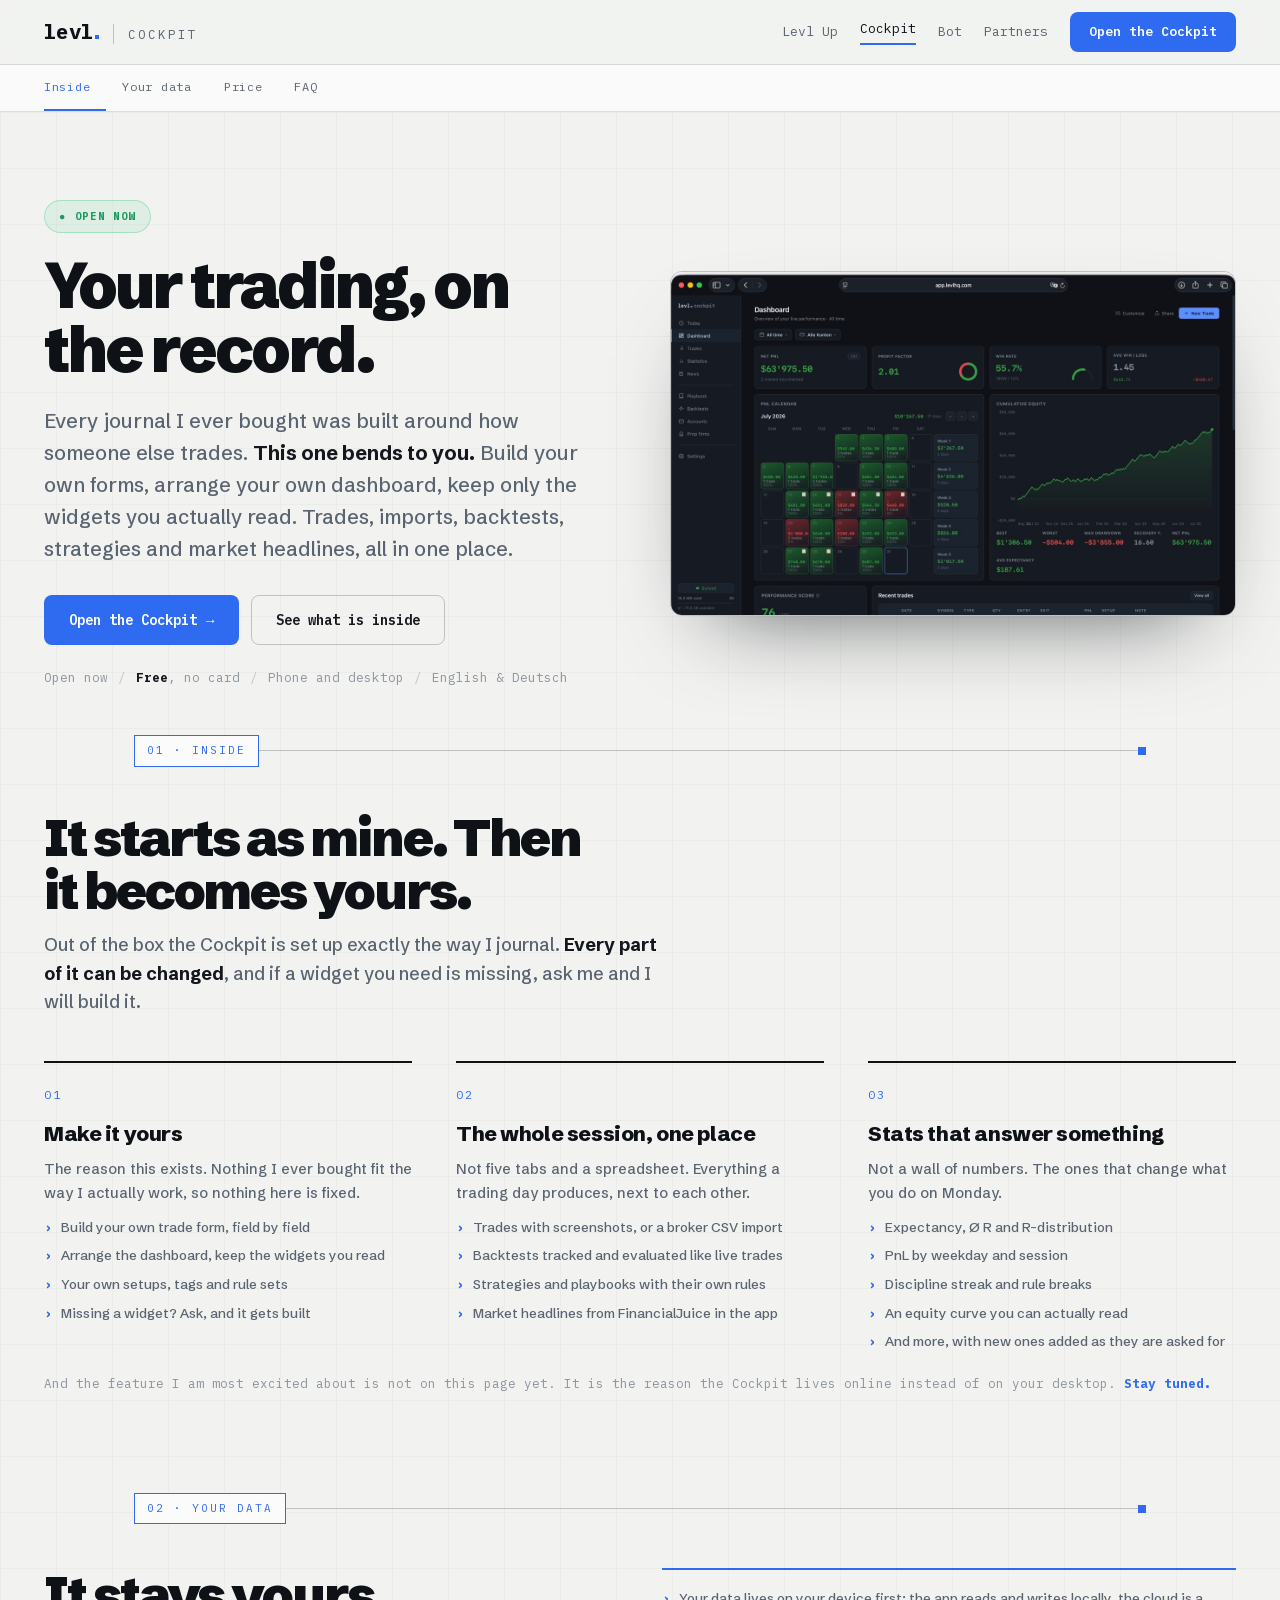
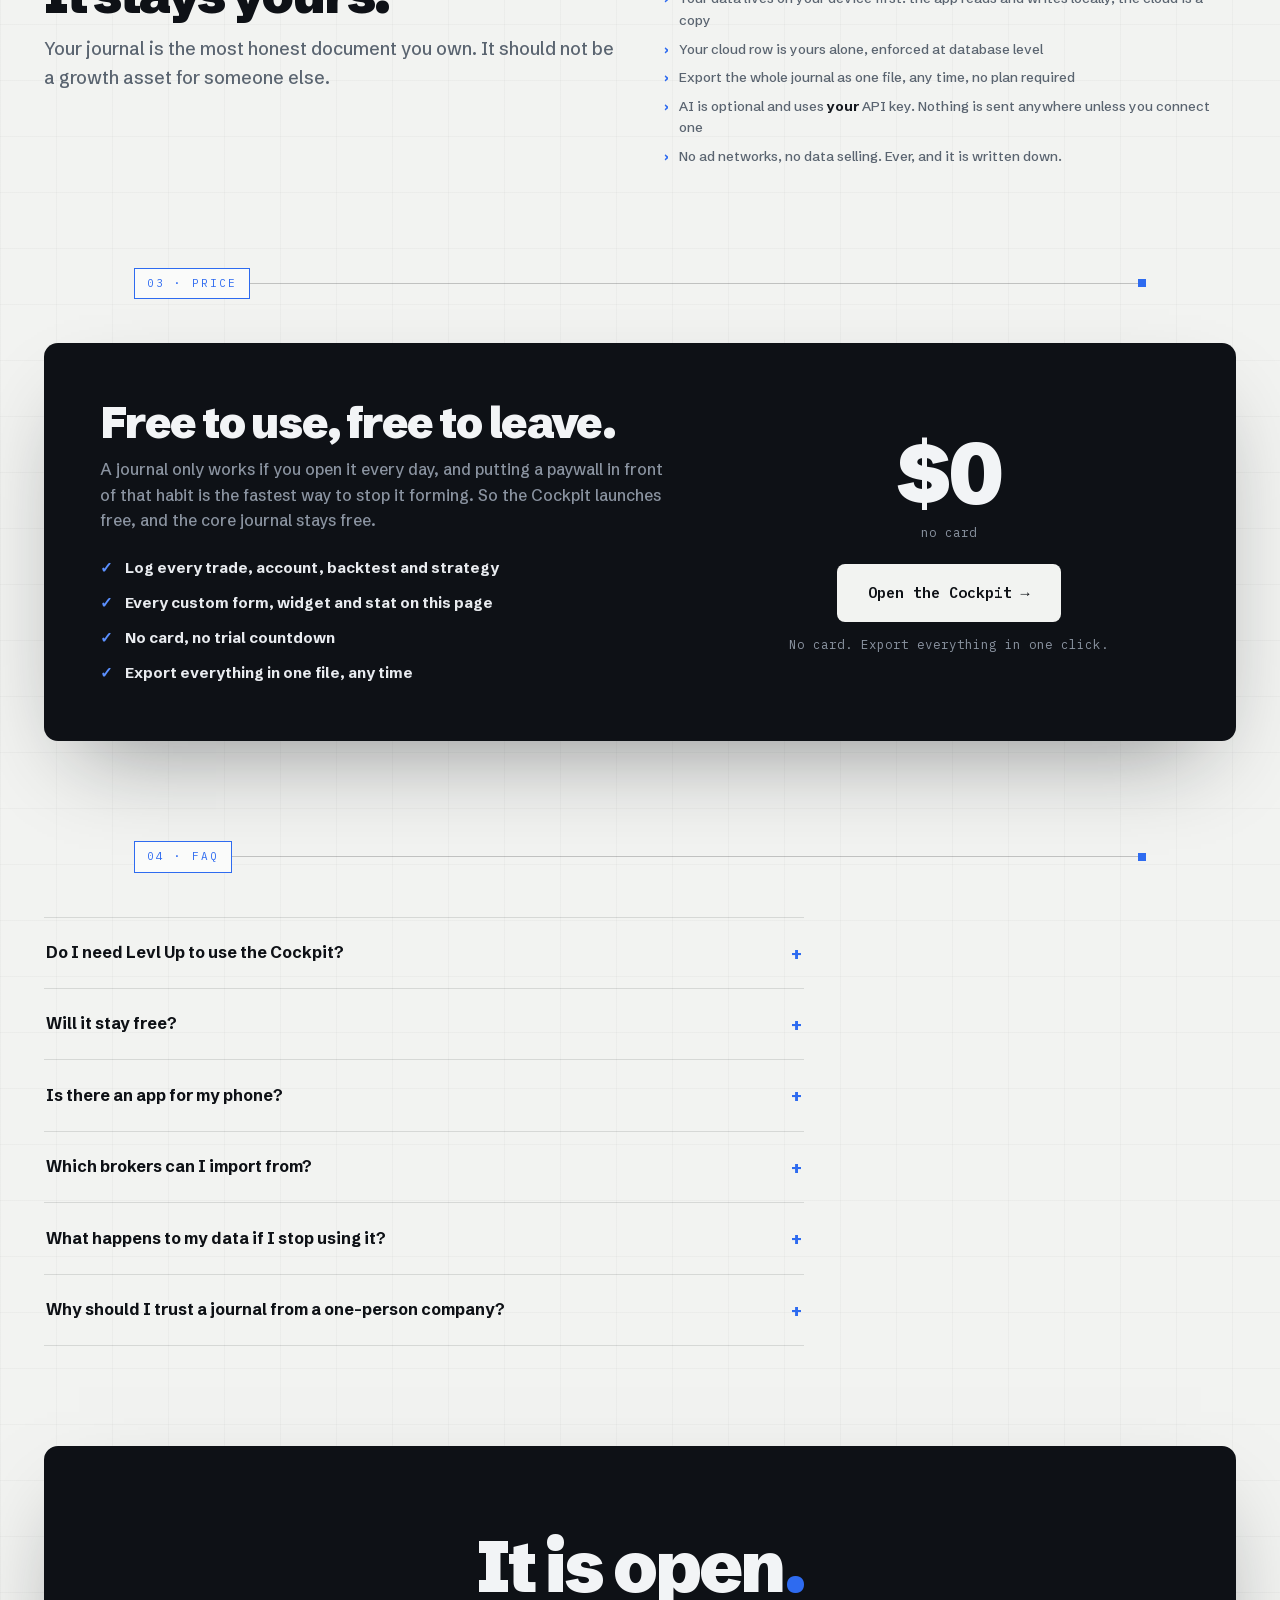
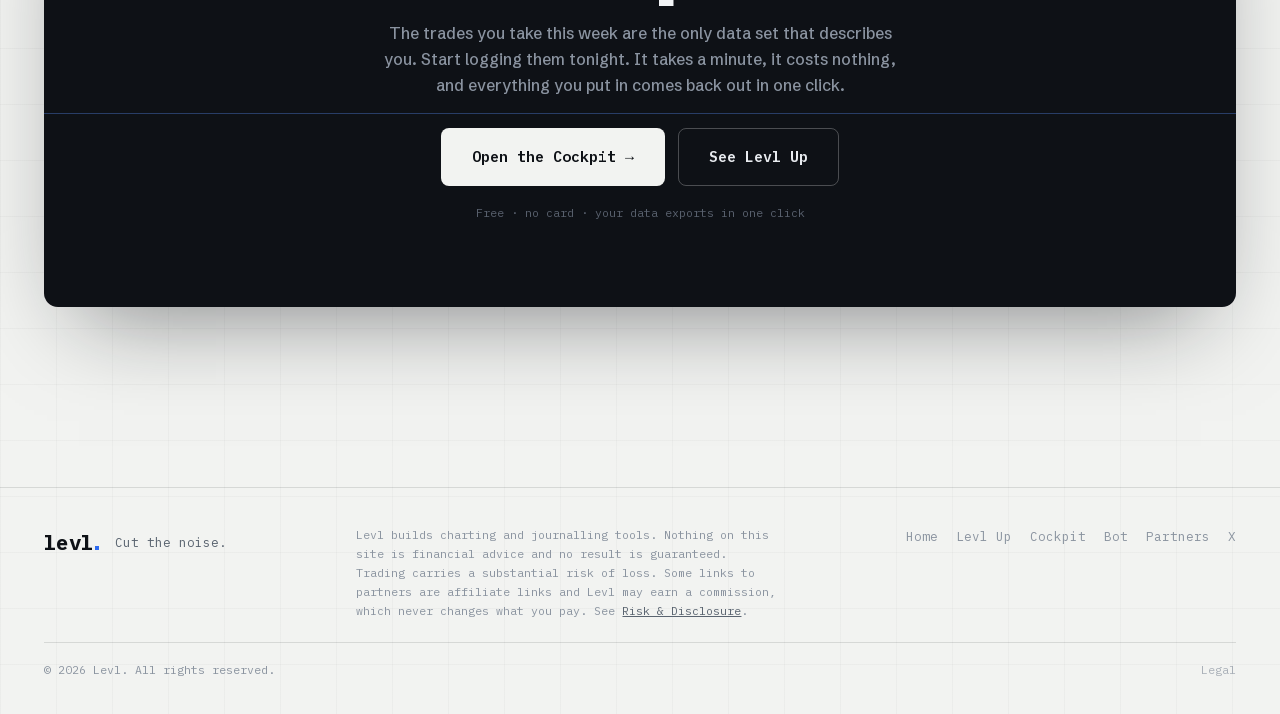
<file: cockpit/index.html>
<!doctype html>
<html lang="en">
<head>
<meta charset="utf-8">
<title>Levl Cockpit — A trading journal that bends to how you trade</title>
<meta name="viewport" content="width=device-width, initial-scale=1">
<meta name="description" content="A free trading journal you can shape. Your own forms, your own dashboard, your own widgets, plus trades, imports, backtests, strategies and market news in one place.">
<link rel="canonical" href="https://levlhq.com/cockpit/">
<link rel="icon" type="image/png" sizes="32x32" href="../favicon-32.png?v=2">
<link rel="apple-touch-icon" sizes="180x180" href="../apple-touch-icon.png?v=2">
<meta name="theme-color" content="#F2F3F1">
<meta property="og:type" content="website">
<meta property="og:site_name" content="Levl">
<meta property="og:title" content="Levl Cockpit — A journal that bends to how you trade">
<meta property="og:description" content="Your own forms, your own dashboard, your own widgets. Plus trades, imports, backtests, strategies and market news. Free.">
<meta property="og:url" content="https://levlhq.com/cockpit/">
<meta property="og:image" content="https://levlhq.com/og.png">
<meta name="twitter:card" content="summary_large_image">
<meta name="twitter:title" content="Levl Cockpit — A journal that bends to how you trade">
<meta name="twitter:description" content="Your own forms, your own dashboard, your own widgets. Free, web and mobile.">
<meta name="twitter:image" content="https://levlhq.com/og.png">
<link rel="stylesheet" href="../assets/fonts.css">
<link rel="stylesheet" href="../assets/levl.css">
<style>
  .hero{padding:clamp(48px,7vw,88px) 0 clamp(28px,4vw,48px)}
  .hero .grid{display:grid;grid-template-columns:1fr 1fr;gap:clamp(30px,5vw,60px);align-items:center}
  .hero h1{font-weight:900;font-size:clamp(36px,5vw,66px);line-height:1.0;letter-spacing:-.045em;color:var(--ink);max-width:14ch}
  .hero .sub{font-size:clamp(16px,1.9vw,20px);color:var(--muted);max-width:48ch;margin-top:24px;font-weight:500}
  .hero .sub b{color:var(--text);font-weight:700}
  .hero-cta{display:flex;gap:12px;flex-wrap:wrap;margin-top:30px}
  .proofline{font-family:var(--mono);font-size:12.5px;color:var(--faint);margin-top:22px;display:flex;gap:10px;flex-wrap:wrap;align-items:center}
  .proofline .sep{color:var(--line2)}
  .proofline b{color:var(--text);font-weight:700}
  @media(max-width:900px){.hero .grid{grid-template-columns:1fr}}

  .soon-pill{display:inline-flex;align-items:center;gap:7px;font-family:var(--mono);font-size:10.5px;
    letter-spacing:.16em;text-transform:uppercase;font-weight:700;color:#1E9A5E;
    border:1px solid rgba(52,199,123,.34);background:rgba(52,199,123,.10);
    border-radius:100px;padding:7px 14px;margin-bottom:20px}

  .shot{border-radius:12px;overflow:hidden;border:1px solid var(--line2);box-shadow:0 40px 90px -46px rgba(14,17,22,.7)}
  .shot img{display:block;width:100%;height:auto}

  /* app frame mock (kept for reference, currently unused) */
  .app{border:1px solid var(--line2);background:var(--ink);border-radius:12px;overflow:hidden;
    box-shadow:0 40px 90px -46px rgba(14,17,22,.7)}
  .app-bar{display:flex;align-items:center;gap:7px;padding:11px 14px;border-bottom:1px solid rgba(255,255,255,.08);background:#12161D}
  .app-bar i{width:9px;height:9px;border-radius:50%;background:rgba(255,255,255,.16);display:block}
  .app-bar span{font-family:var(--mono);font-size:10.5px;color:#6B7688;margin-left:8px}
  .app-body{display:grid;grid-template-columns:104px 1fr;min-height:280px}
  .app-nav{border-right:1px solid rgba(255,255,255,.07);padding:12px 0}
  .app-nav b{display:block;font-family:var(--mono);font-size:9.5px;letter-spacing:.1em;color:#5B90FF;padding:6px 12px}
  .app-nav u{display:block;text-decoration:none;font-family:var(--mono);font-size:10px;color:#6B7688;padding:6px 12px}
  .app-nav u.on{color:#E8EBEF;border-left:2px solid #5B90FF;background:rgba(91,144,255,.07)}
  .app-main{padding:16px 18px}
  .kpis{display:grid;grid-template-columns:repeat(3,1fr);gap:9px}
  .kpi{border:1px solid rgba(255,255,255,.09);border-radius:9px;padding:10px 11px;background:rgba(255,255,255,.03)}
  .kpi span{display:block;font-family:var(--mono);font-size:8.5px;letter-spacing:.1em;text-transform:uppercase;color:#5F6976}
  .kpi b{display:block;font-family:var(--mono);font-size:14px;color:#E8EBEF;margin-top:3px}
  .kpi b.g{color:#34C77B}.kpi b.r{color:#FF8A8A}
  .bar{margin-top:12px;border:1px solid rgba(255,255,255,.09);border-radius:9px;padding:11px 12px;background:rgba(255,255,255,.03)}
  .bar .lb{display:flex;justify-content:space-between;font-family:var(--mono);font-size:9.5px;color:#6B7688}
  .bar .tr{height:6px;border-radius:4px;background:rgba(255,255,255,.09);margin-top:7px;overflow:hidden}
  .bar .fl{height:100%;background:linear-gradient(90deg,#2E6BF0,#34C77B);width:0;animation:grow 1.6s cubic-bezier(.3,.8,.3,1) .4s forwards}
  @keyframes grow{to{width:68%}}
  .spark{margin-top:12px;border:1px solid rgba(255,255,255,.09);border-radius:9px;padding:10px 12px 6px;background:rgba(255,255,255,.03)}
  .spark svg{display:block;width:100%;height:auto}
  .draw{stroke-dasharray:900;stroke-dashoffset:900;animation:draw 2s cubic-bezier(.4,0,.2,1) .5s forwards}
  @keyframes draw{to{stroke-dashoffset:0}}

  /* rule strip */
  .rules{display:grid;grid-template-columns:repeat(3,1fr);border:1px solid var(--line2);background:var(--paper2)}
  .rule{padding:clamp(22px,2.6vw,32px);border-right:1px solid var(--line)}
  .rule:last-child{border-right:0}
  .rule .k{font-family:var(--mono);font-size:10.5px;letter-spacing:.16em;text-transform:uppercase;color:var(--sig)}
  .rule h3{font-weight:800;font-size:clamp(17px,1.9vw,20px);letter-spacing:-.02em;margin:10px 0 8px;color:var(--ink)}
  .rule p{color:var(--muted);font-size:14px}
  @media(max-width:860px){.rules{grid-template-columns:1fr}.rule{border-right:0;border-bottom:1px solid var(--line)}.rule:last-child{border-bottom:0}}

  .price-box{display:grid;grid-template-columns:1.1fr .9fr;gap:clamp(26px,4vw,54px);align-items:center}
  @media(max-width:820px){.price-box{grid-template-columns:1fr}}
  .free-tag{font-family:var(--disp);font-weight:900;font-size:clamp(46px,7vw,86px);letter-spacing:-.05em;color:#F2F4F6;line-height:1}
  .free-sub{font-family:var(--mono);font-size:12.5px;color:#8A93A0;margin-top:6px}
</style>
</head>
<body>

<nav>
  <div class="wrap wrap-wide">
    <div class="nav-l">
      <a class="brand" href="/">levl<span class="cur"></span></a>
      <span class="brand-page">Cockpit</span>
    </div>
    <button class="burger" aria-label="Menu"><span></span><span></span><span></span></button>
    <div class="nav-r">
      <a class="lnk" href="/levl-up/">Levl Up</a>
      <a class="lnk on" href="/cockpit/">Cockpit</a>
      <a class="lnk" href="/bot/">Bot</a>
      <a class="lnk" href="/partners/">Partners</a>
      <a class="btn btn-sm btn-ink" href="https://app.levlhq.com">Open the Cockpit</a>
    </div>
  </div>
</nav>

<div class="rail">
  <div class="wrap wrap-wide">
    <a href="#inside">Inside</a>
    <a href="#data">Your data</a>
    <a href="#price">Price</a>
    <a href="#faq">FAQ</a>
  </div>
</div>

<main>

<header class="hero">
  <div class="wrap wrap-wide">
    <div class="grid">
      <div>
        <span class="soon-pill rv in">&#9679; Open now</span>
        <h1 class="rv in">Your trading, on the record.</h1>
        <p class="sub rv in d1">Every journal I ever bought was built around how someone else trades. <b>This one bends to you.</b> Build your own forms, arrange your own dashboard, keep only the widgets you actually read. Trades, imports, backtests, strategies and market headlines, all in one place.</p>
        <div class="hero-cta rv in d2">
          <a class="btn btn-ink" href="https://app.levlhq.com">Open the Cockpit <span class="arw">→</span></a>
          <a class="btn btn-ghost" href="#inside">See what is inside</a>
        </div>
        <div class="proofline rv in d3">
          <span>Open now</span><span class="sep">/</span>
          <span><b>Free</b>, no card</span><span class="sep">/</span>
          <span>Phone and desktop</span><span class="sep">/</span>
          <span>English &amp; Deutsch</span>
        </div>
      </div>

      <div class="shot rv in d2"><img src="../assets/cockpit-hero.jpg" alt="The Levl Cockpit dashboard: net PnL, profit factor, win rate, PnL calendar and the cumulative equity curve" loading="lazy"></div>
    </div>
  </div>
</header>

<!-- 01 INSIDE -->
<div class="lvl wrap-wide" id="inside"><span class="tag">01 · Inside</span><span class="ln"></span><span class="nd"></span></div>
<section style="padding-top:clamp(28px,4vw,44px)">
  <div class="wrap wrap-wide">
    <div class="shead rv">
      <h2>It starts as mine. Then it becomes yours.</h2>
      <p>Out of the box the Cockpit is set up exactly the way I journal. <b>Every part of it can be changed</b>, and if a widget you need is missing, ask me and I will build it.</p>
    </div>
    <div class="cols3 rv d1">
      <div class="fcol">
        <span class="no">01</span>
        <h3>Make it yours</h3>
        <p>The reason this exists. Nothing I ever bought fit the way I actually work, so nothing here is fixed.</p>
        <ul>
          <li>Build your own trade form, field by field</li>
          <li>Arrange the dashboard, keep the widgets you read</li>
          <li>Your own setups, tags and rule sets</li>
          <li>Missing a widget? Ask, and it gets built</li>
        </ul>
      </div>
      <div class="fcol">
        <span class="no">02</span>
        <h3>The whole session, one place</h3>
        <p>Not five tabs and a spreadsheet. Everything a trading day produces, next to each other.</p>
        <ul>
          <li>Trades with screenshots, or a broker CSV import</li>
          <li>Backtests tracked and evaluated like live trades</li>
          <li>Strategies and playbooks with their own rules</li>
          <li>Market headlines from FinancialJuice in the app</li>
        </ul>
      </div>
      <div class="fcol">
        <span class="no">03</span>
        <h3>Stats that answer something</h3>
        <p>Not a wall of numbers. The ones that change what you do on Monday.</p>
        <ul>
          <li>Expectancy, Ø R and R-distribution</li>
          <li>PnL by weekday and session</li>
          <li>Discipline streak and rule breaks</li>
          <li>An equity curve you can actually read</li>
          <li>And more, with new ones added as they are asked for</li>
        </ul>
      </div>
    </div>
    <p class="rv d2" style="font-family:var(--mono);font-size:12.5px;color:var(--faint);margin-top:20px">
      And the feature I am most excited about is not on this page yet. It is the reason the Cockpit lives online instead of on your desktop. <b style="color:var(--sig)">Stay tuned.</b>
    </p>
  </div>
</section>

<!-- 02 DATA -->
<div class="lvl wrap-wide" id="data"><span class="tag">02 · Your data</span><span class="ln"></span><span class="nd"></span></div>
<section style="padding-top:clamp(28px,4vw,44px)">
  <div class="wrap wrap-wide">
    <div class="cols2 rv">
      <div>
        <div class="shead" style="margin-bottom:0">
          <h2>It stays yours.</h2>
          <p>Your journal is the most honest document you own. It should not be a growth asset for someone else.</p>
        </div>
      </div>
      <div class="fcol" style="border-top-color:var(--sig)">
        <ul style="margin-top:0">
          <li>Your data lives on your device first: the app reads and writes locally, the cloud is a copy</li>
          <li>Your cloud row is yours alone, enforced at database level</li>
          <li>Export the whole journal as one file, any time, no plan required</li>
          <li><span>AI is optional and uses <b style="color:var(--text)">your</b> API key. Nothing is sent anywhere unless you connect one</span></li>
          <li>No ad networks, no data selling. Ever, and it is written down.</li>
        </ul>
      </div>
    </div>
  </div>
</section>

<!-- 04 PRICE -->
<div class="lvl wrap-wide" id="price"><span class="tag">03 · Price</span><span class="ln"></span><span class="nd"></span></div>
<section style="padding-top:clamp(28px,4vw,44px)">
  <div class="wrap wrap-wide">
    <div class="island rv">
      <div class="price-box">
        <div>
          <h2>Free to use, free to leave.</h2>
          <p class="lead">A journal only works if you open it every day, and putting a paywall in front of that habit is the fastest way to stop it forming. So the Cockpit launches free, and the core journal stays free.</p>
          <ul class="check">
            <li>Log every trade, account, backtest and strategy</li>
            <li>Every custom form, widget and stat on this page</li>
            <li>No card, no trial countdown</li>
            <li>Export everything in one file, any time</li>
          </ul>
        </div>
        <div style="text-align:center">
          <div class="free-tag">$0</div>
          <div class="free-sub">no card</div>
          <a class="btn btn-lg btn-paper" href="https://app.levlhq.com" style="margin-top:22px">Open the Cockpit <span class="arw">→</span></a>
          <div class="free-sub" style="margin-top:12px">No card. Export everything in one click.</div>
        </div>
      </div>
    </div>
  </div>
</section>

<!-- FAQ -->
<div class="lvl wrap-wide" id="faq"><span class="tag">04 · FAQ</span><span class="ln"></span><span class="nd"></span></div>
<section style="padding-top:clamp(28px,4vw,44px)">
  <div class="wrap wrap-wide">
    <div class="faq rv">
      <details>
        <summary>Do I need Levl Up to use the Cockpit? <span class="pm">+</span></summary>
        <div class="a">No. They are separate products and neither requires the other. The Cockpit does not care which strategy or indicator you trade.</div>
      </details>
      <details>
        <summary>Will it stay free? <span class="pm">+</span></summary>
        <div class="a">The core journal will. It opens free, no card and no countdown, and I have no interest in taking that away from anyone who has built a habit on it. Whatever else the Cockpit grows into, I would rather build it properly first than announce prices for things that do not exist yet.</div>
      </details>
      <details>
        <summary>Is there an app for my phone? <span class="pm">+</span></summary>
        <div class="a">Yes. The Cockpit installs to your home screen straight from the browser and then behaves like a normal app, full screen. No app store, no download, and it works the same on iPhone and Android. It needs a connection to open; your data is held on the device as well, so it loads instantly once it is up. Native App Store versions come later.</div>
      </details>
      <details>
        <summary>Which brokers can I import from? <span class="pm">+</span></summary>
        <div class="a">Any that export a CSV. The importer detects the delimiter, matches German and English column names, handles Kauf/Verkauf and Buy/Sell, and maps contract symbols like “NQ 09-26” back to NQ. If a file will not map, send it to help@levlhq.com and I will add it.</div>
      </details>
      <details>
        <summary>What happens to my data if I stop using it? <span class="pm">+</span></summary>
        <div class="a">Export it as a single file before you go. It contains every trade, note and setting, images included, and it opens without an account. Settings has a delete button that removes the cloud entry, every stored image and the account itself, with no copy left on our side.</div>
      </details>
      <details>
        <summary>Why should I trust a journal from a one-person company? <span class="pm">+</span></summary>
        <div class="a">Because the export button is the answer to that question, and it has no conditions on it. Everything I could use to lock you in (your data, the price, a required subscription) is deliberately absent.</div>
      </details>
    </div>
  </div>
</section>

<section style="padding-top:0">
  <div class="wrap wrap-wide">
    <div class="final rv">
      <h2>It is open<span class="dot-b">.</span></h2>
      <p>The trades you take this week are the only data set that describes you. Start logging them tonight. It takes a minute, it costs nothing, and everything you put in comes back out in one click.</p>
      <div class="cta">
        <a class="btn btn-lg btn-paper" href="https://app.levlhq.com">Open the Cockpit <span class="arw">→</span></a>
        <a class="btn btn-lg btn-ghost" href="/levl-up/" style="border-color:rgba(255,255,255,.25);color:#E8EBEF">See Levl Up</a>
      </div>
      <div class="cta-note2">Free · no card · your data exports in one click</div>
    </div>
  </div>
</section>

</main>

<footer>
  <div class="wrap wrap-wide">
    <div class="f-top">
      <div class="f-brand">
        <span class="brand">levl<span class="cur"></span></span>
        <span class="f-tag">Cut the noise.</span>
      </div>
      <p class="disc">Levl builds charting and journalling tools. Nothing on this site is financial advice and no result is guaranteed. Trading carries a substantial risk of loss. Some links to partners are affiliate links and Levl may earn a commission, which never changes what you pay. See <a href="/disclaimer.html">Risk &amp; Disclosure</a>.</p>
      <div class="f-nav">
        <a href="/">Home</a>
        <a href="/levl-up/">Levl Up</a>
        <a href="/cockpit/">Cockpit</a>
        <a href="/bot/">Bot</a>
        <a href="/partners/">Partners</a>
        <a href="https://x.com/jules_levlhq">X</a>
      </div>
    </div>
    <div class="f-bot">
      <span>&copy; <span id="yr">2026</span> Levl. All rights reserved.</span>
      <a href="/legal.html">Legal</a>
    </div>
  </div>
</footer>

<script src="../assets/levl.js"></script>
</body>
</html>
</file>
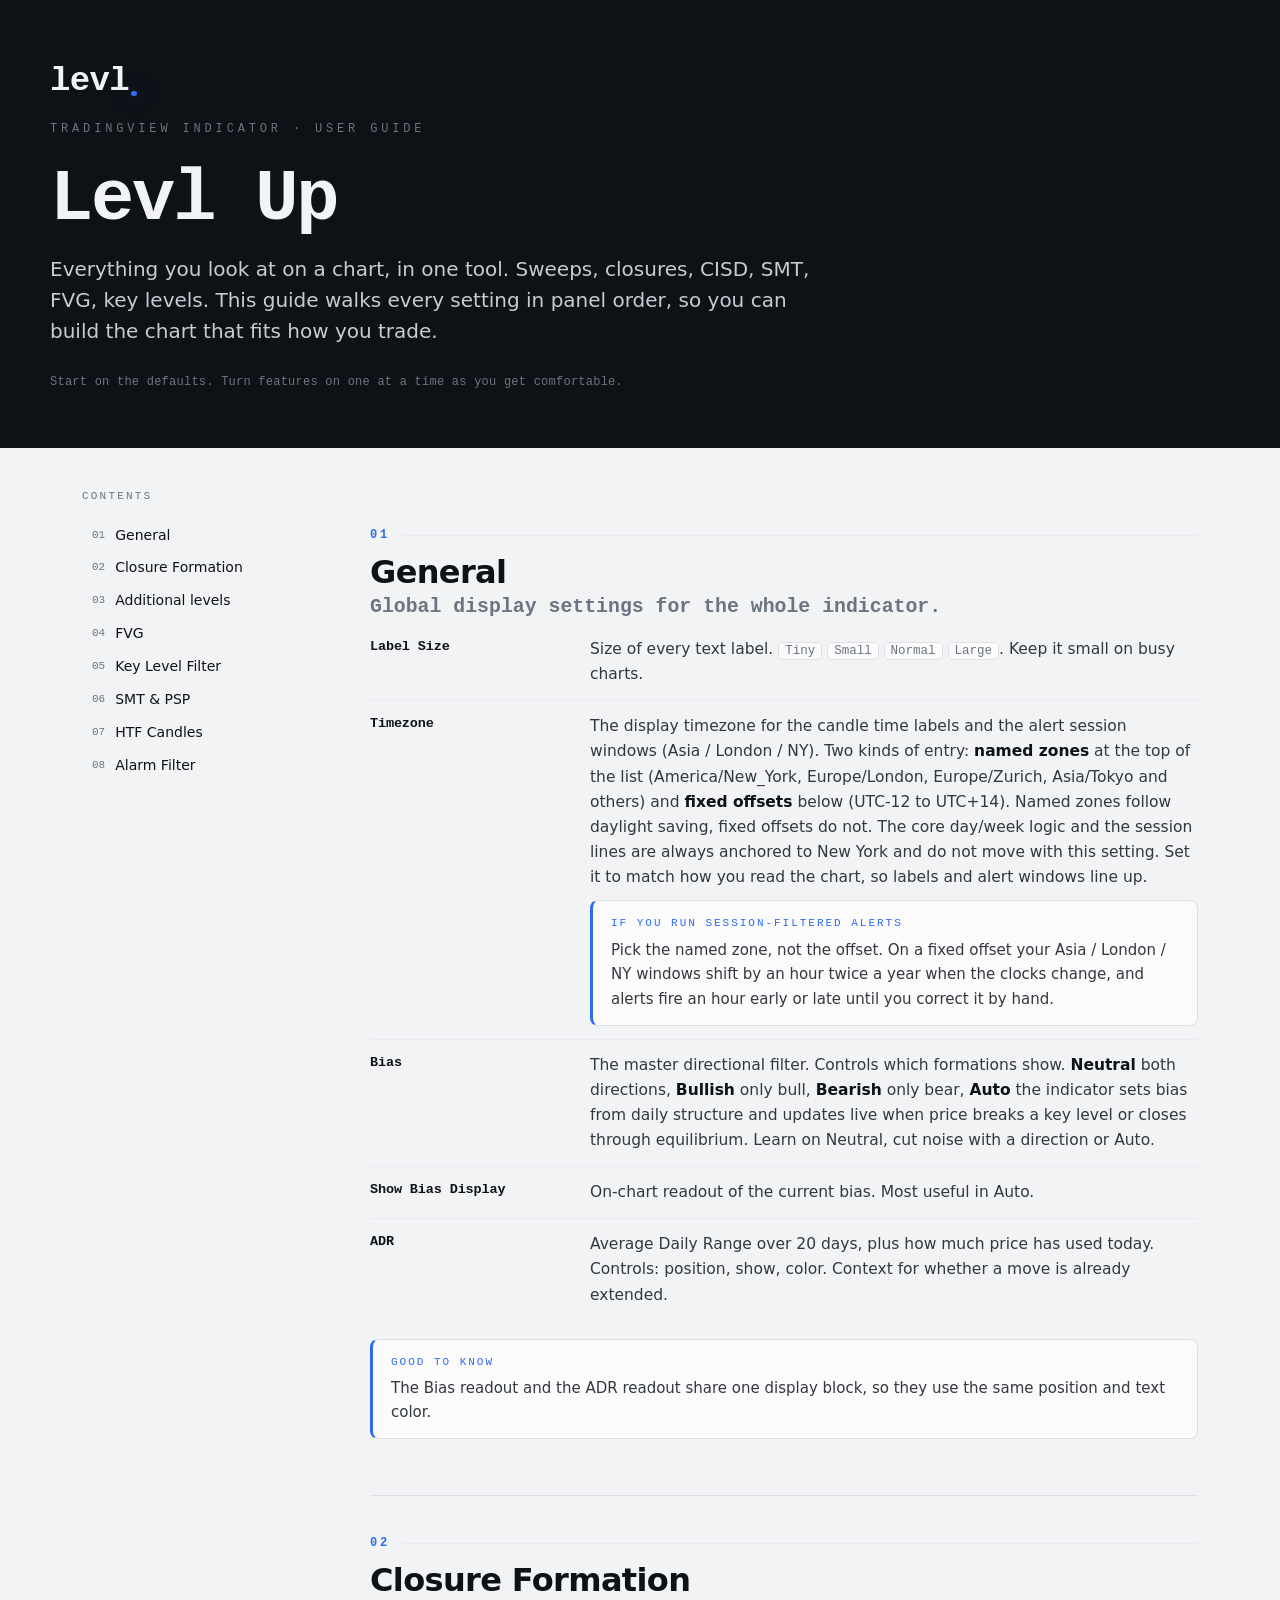
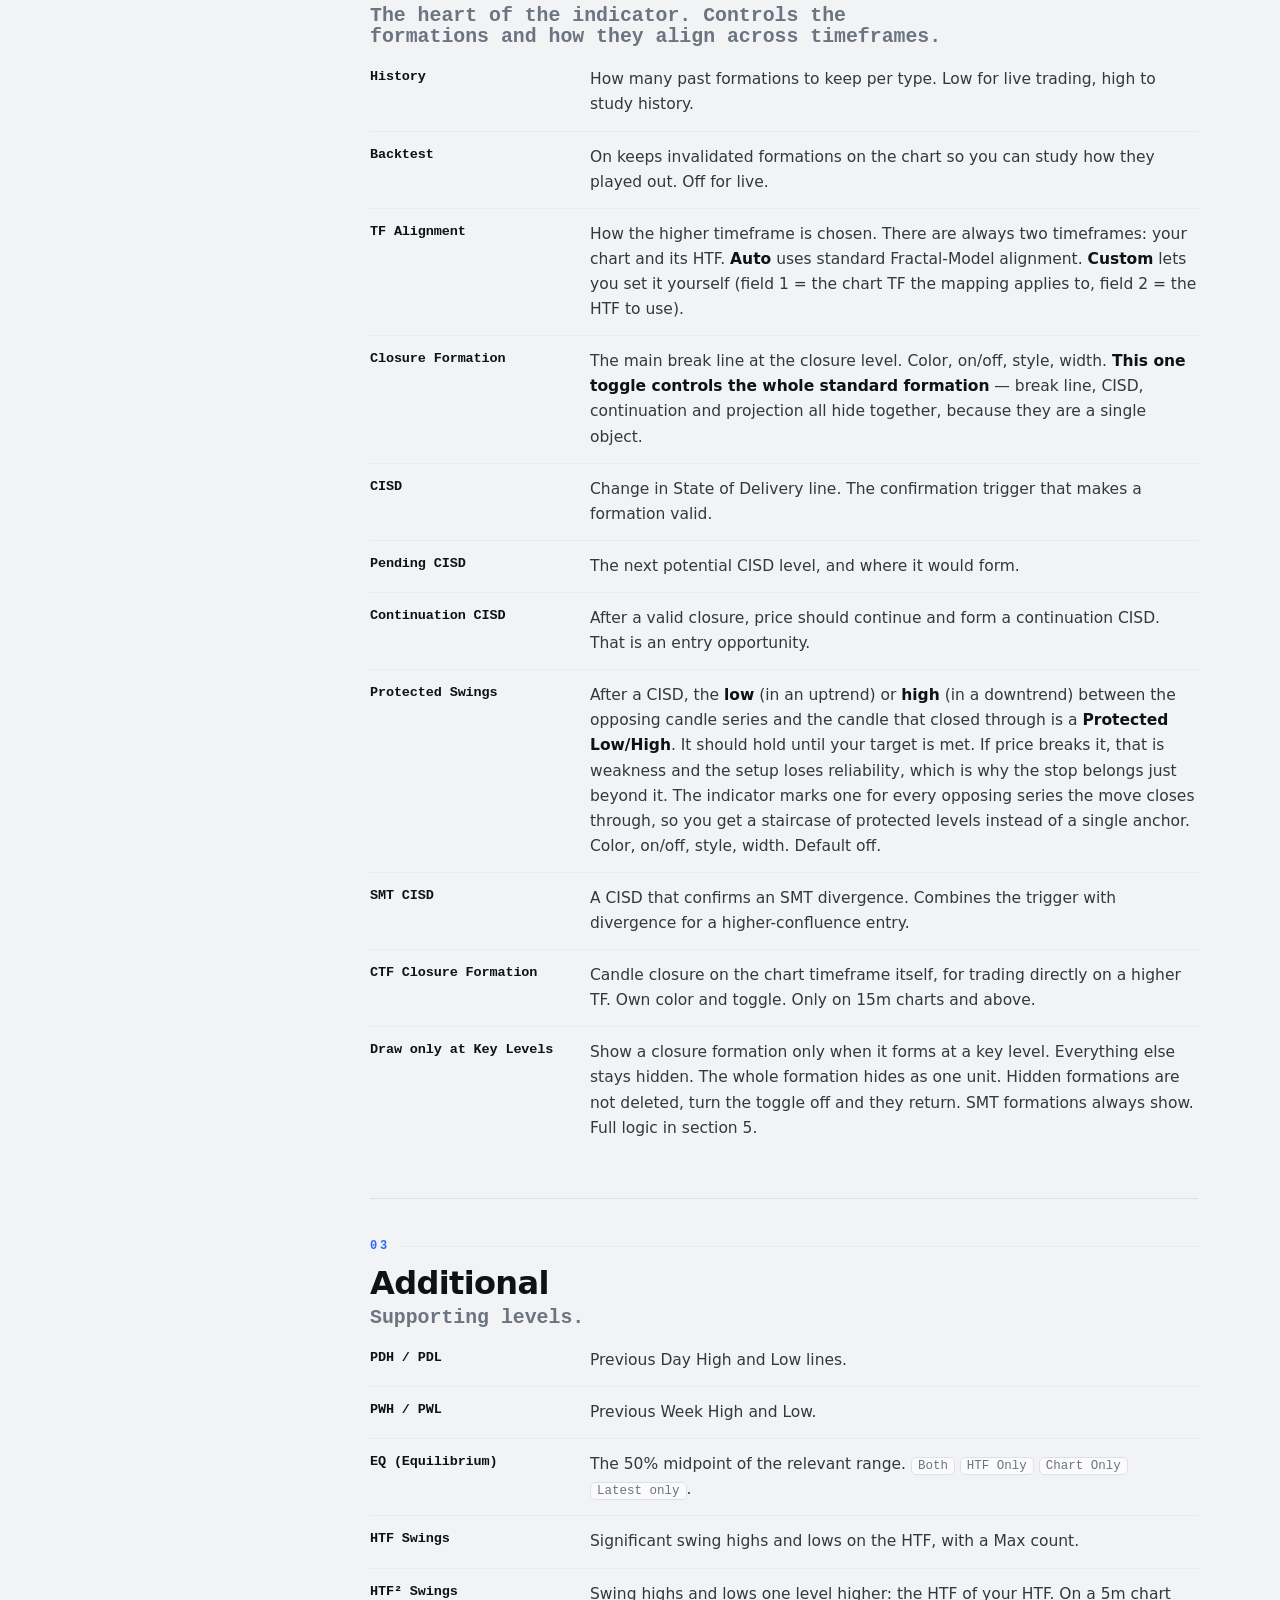
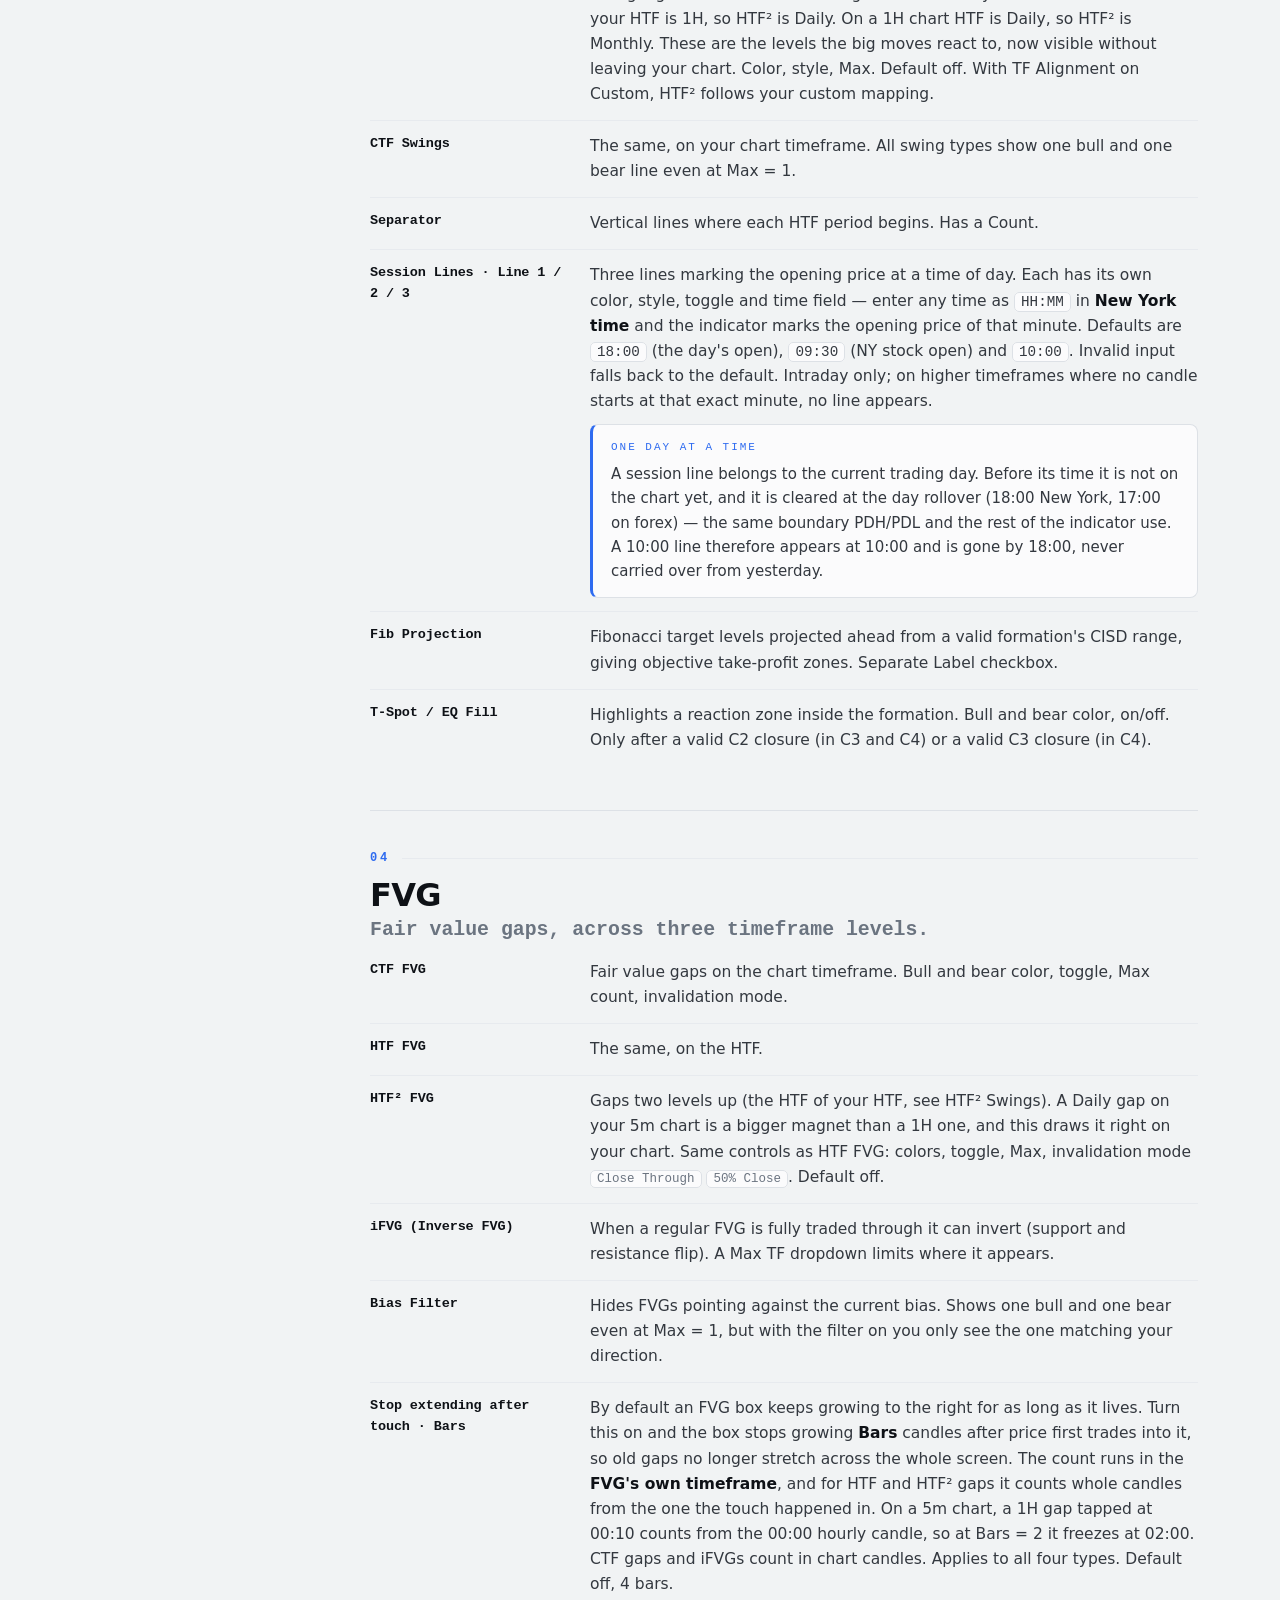
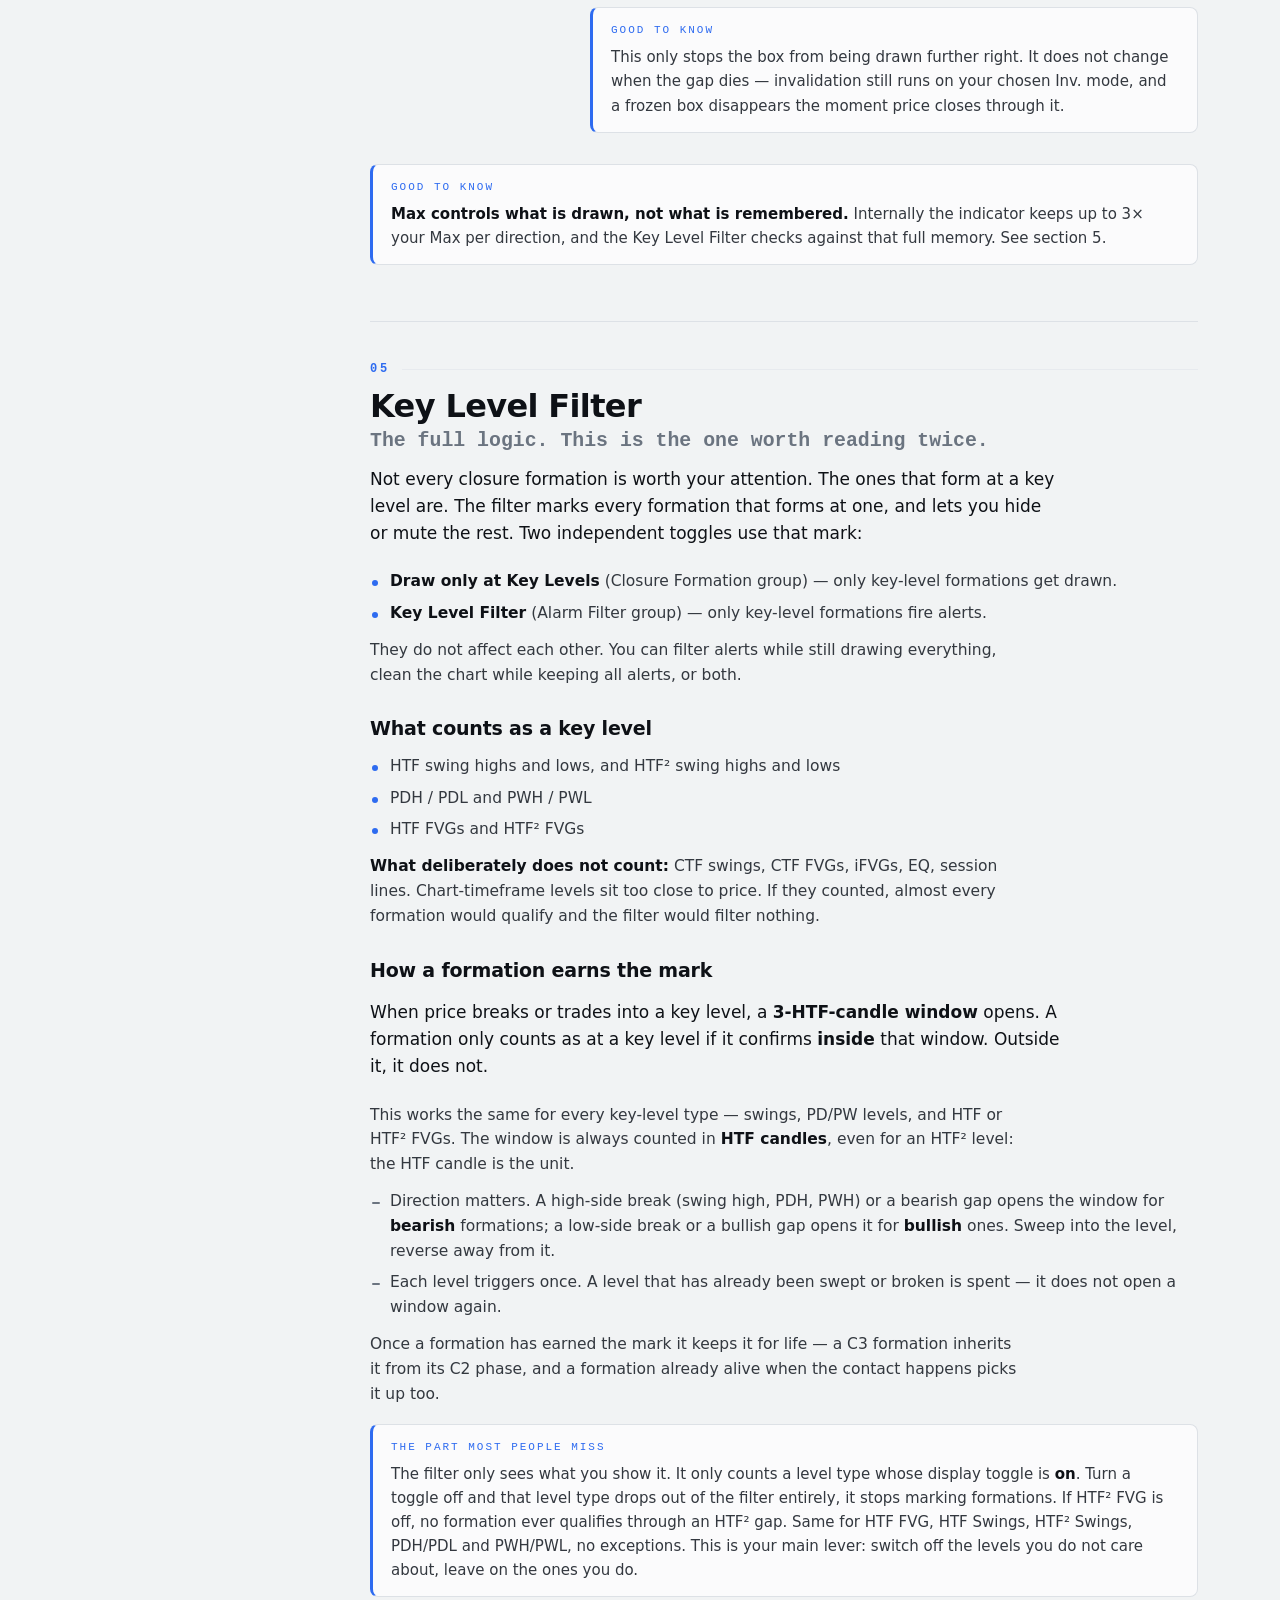
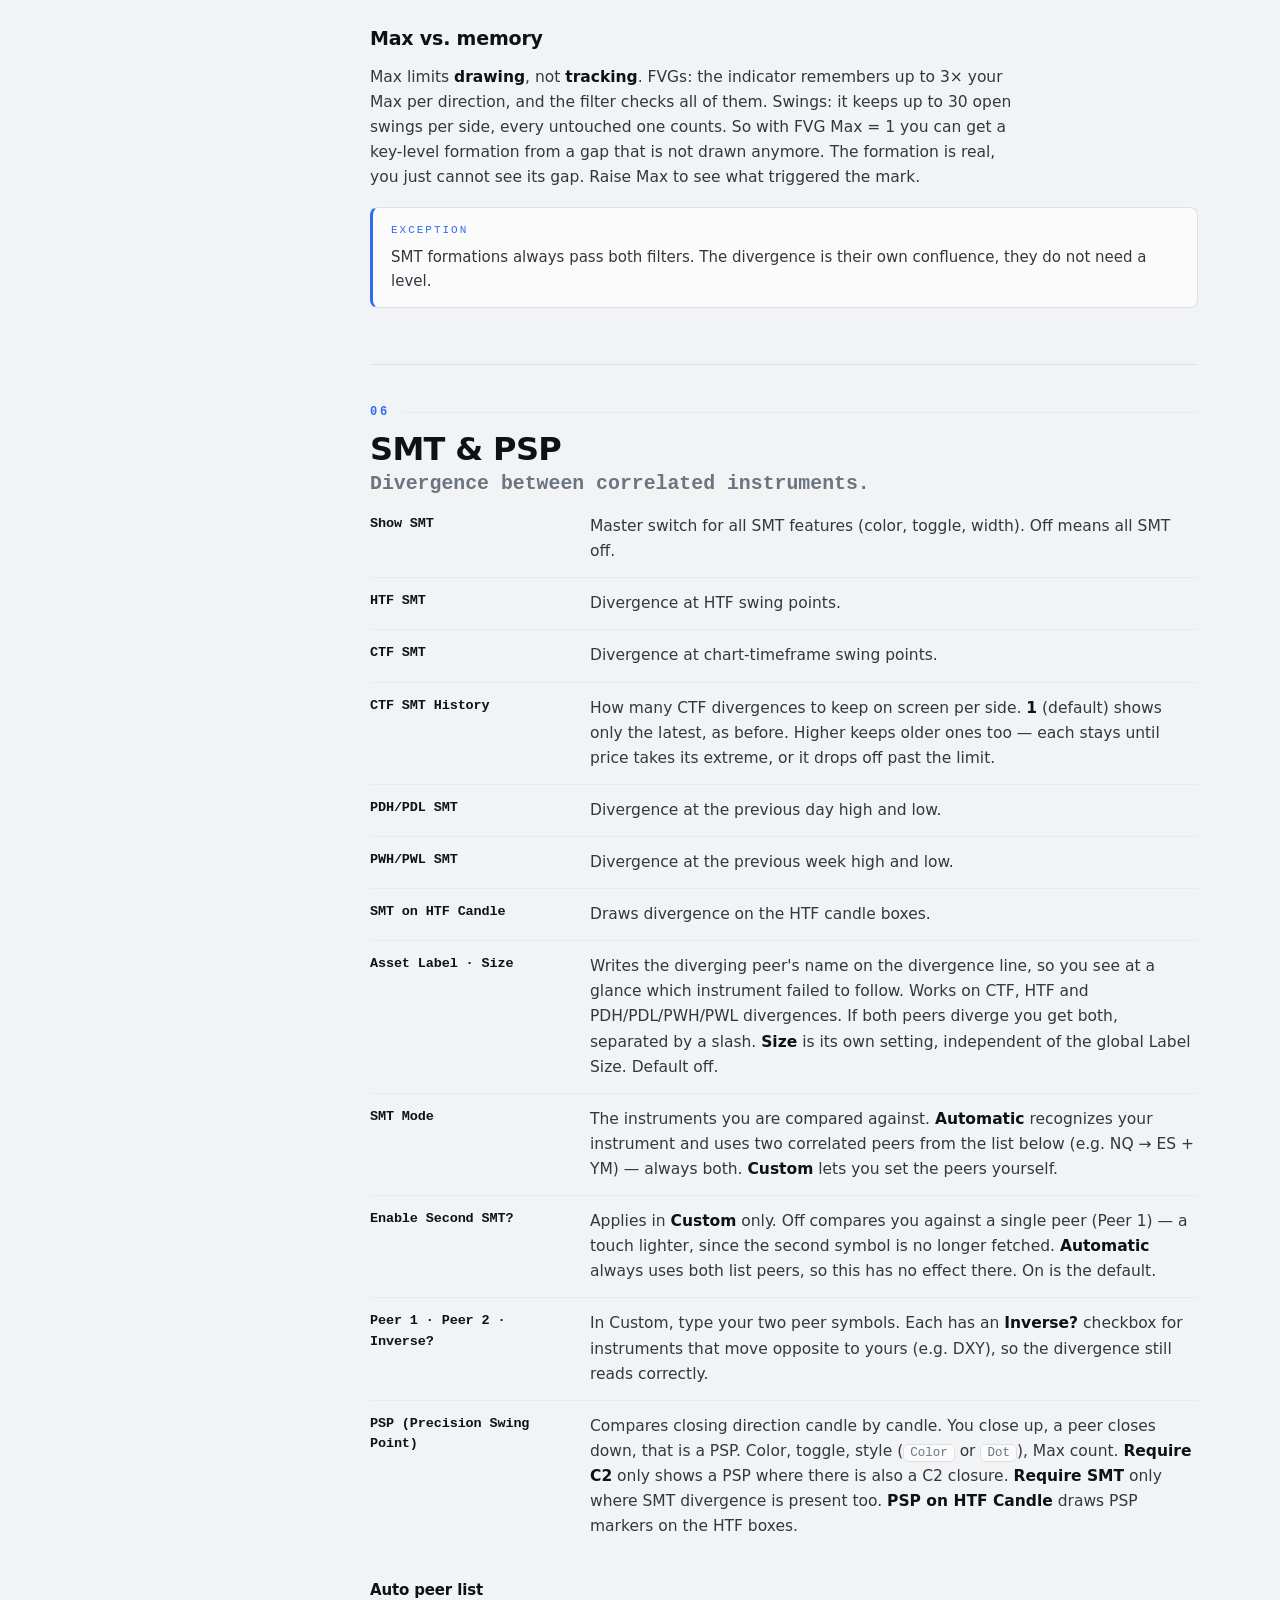
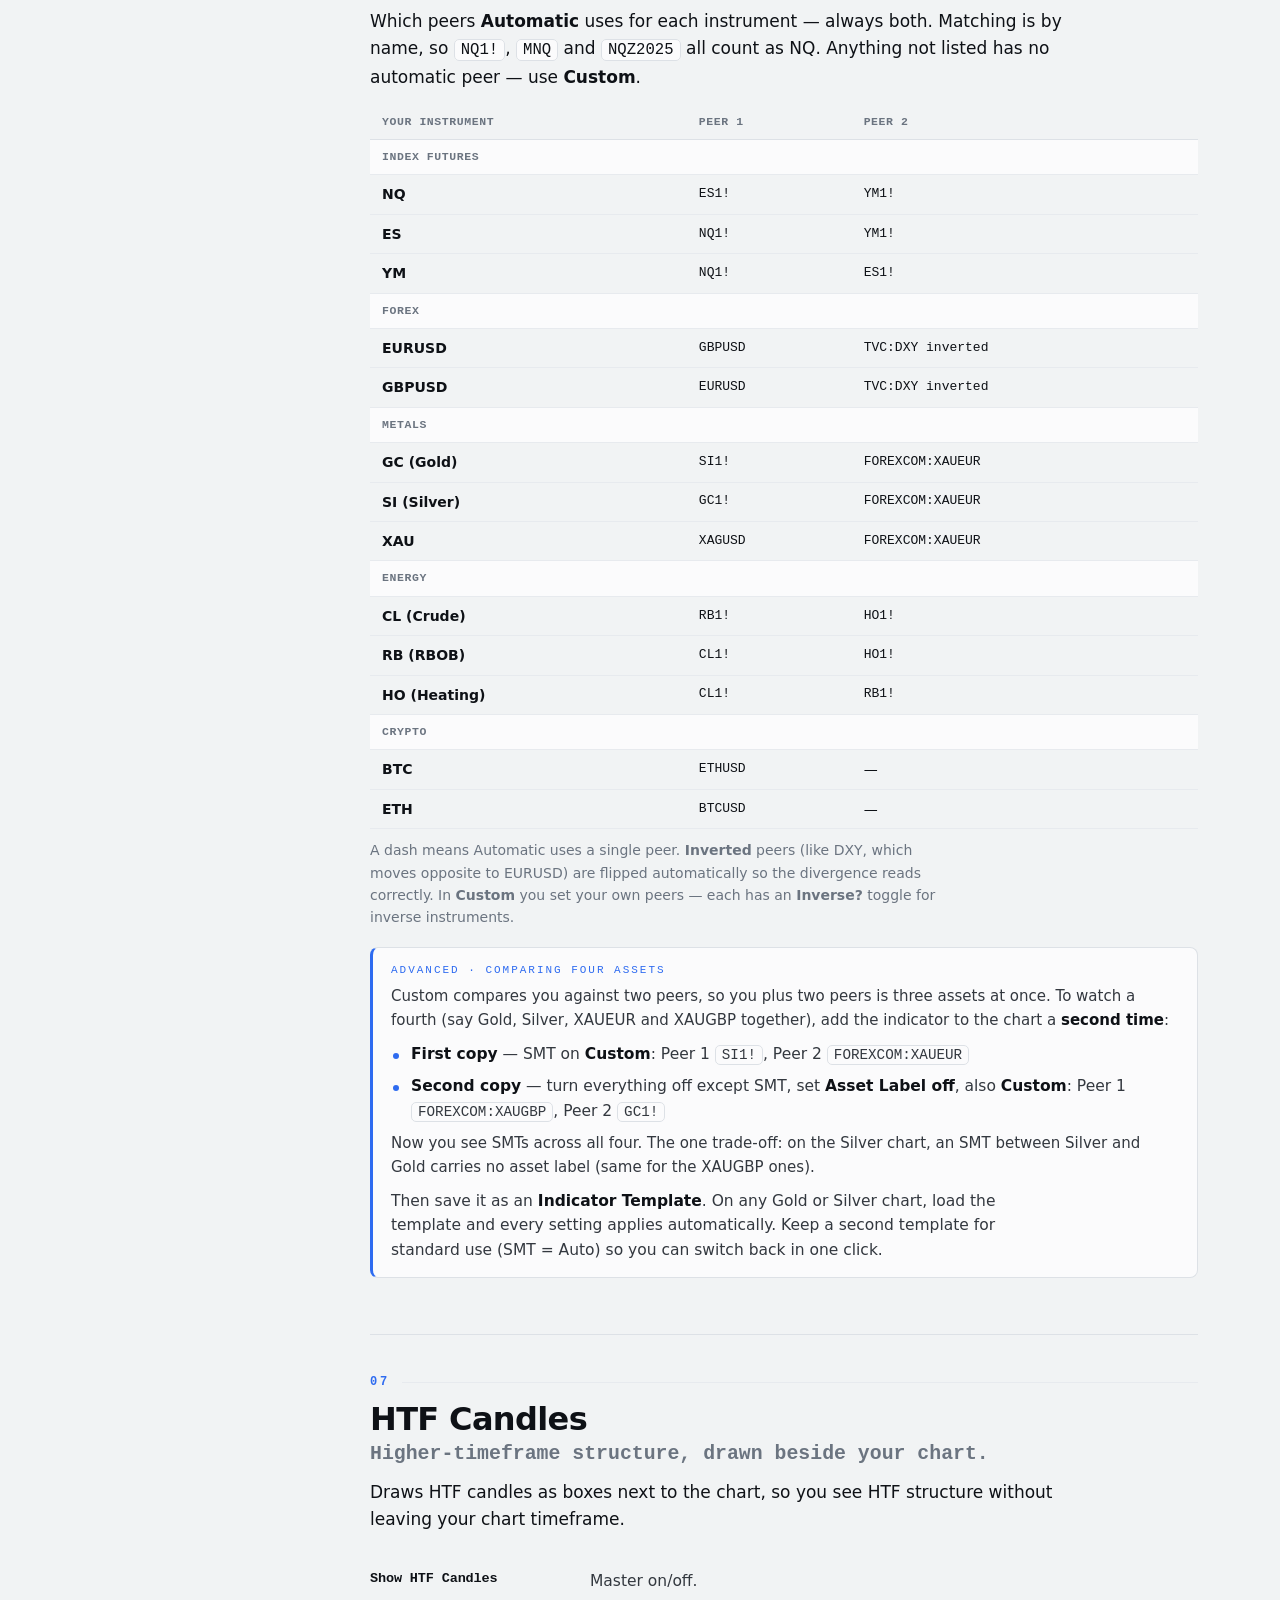
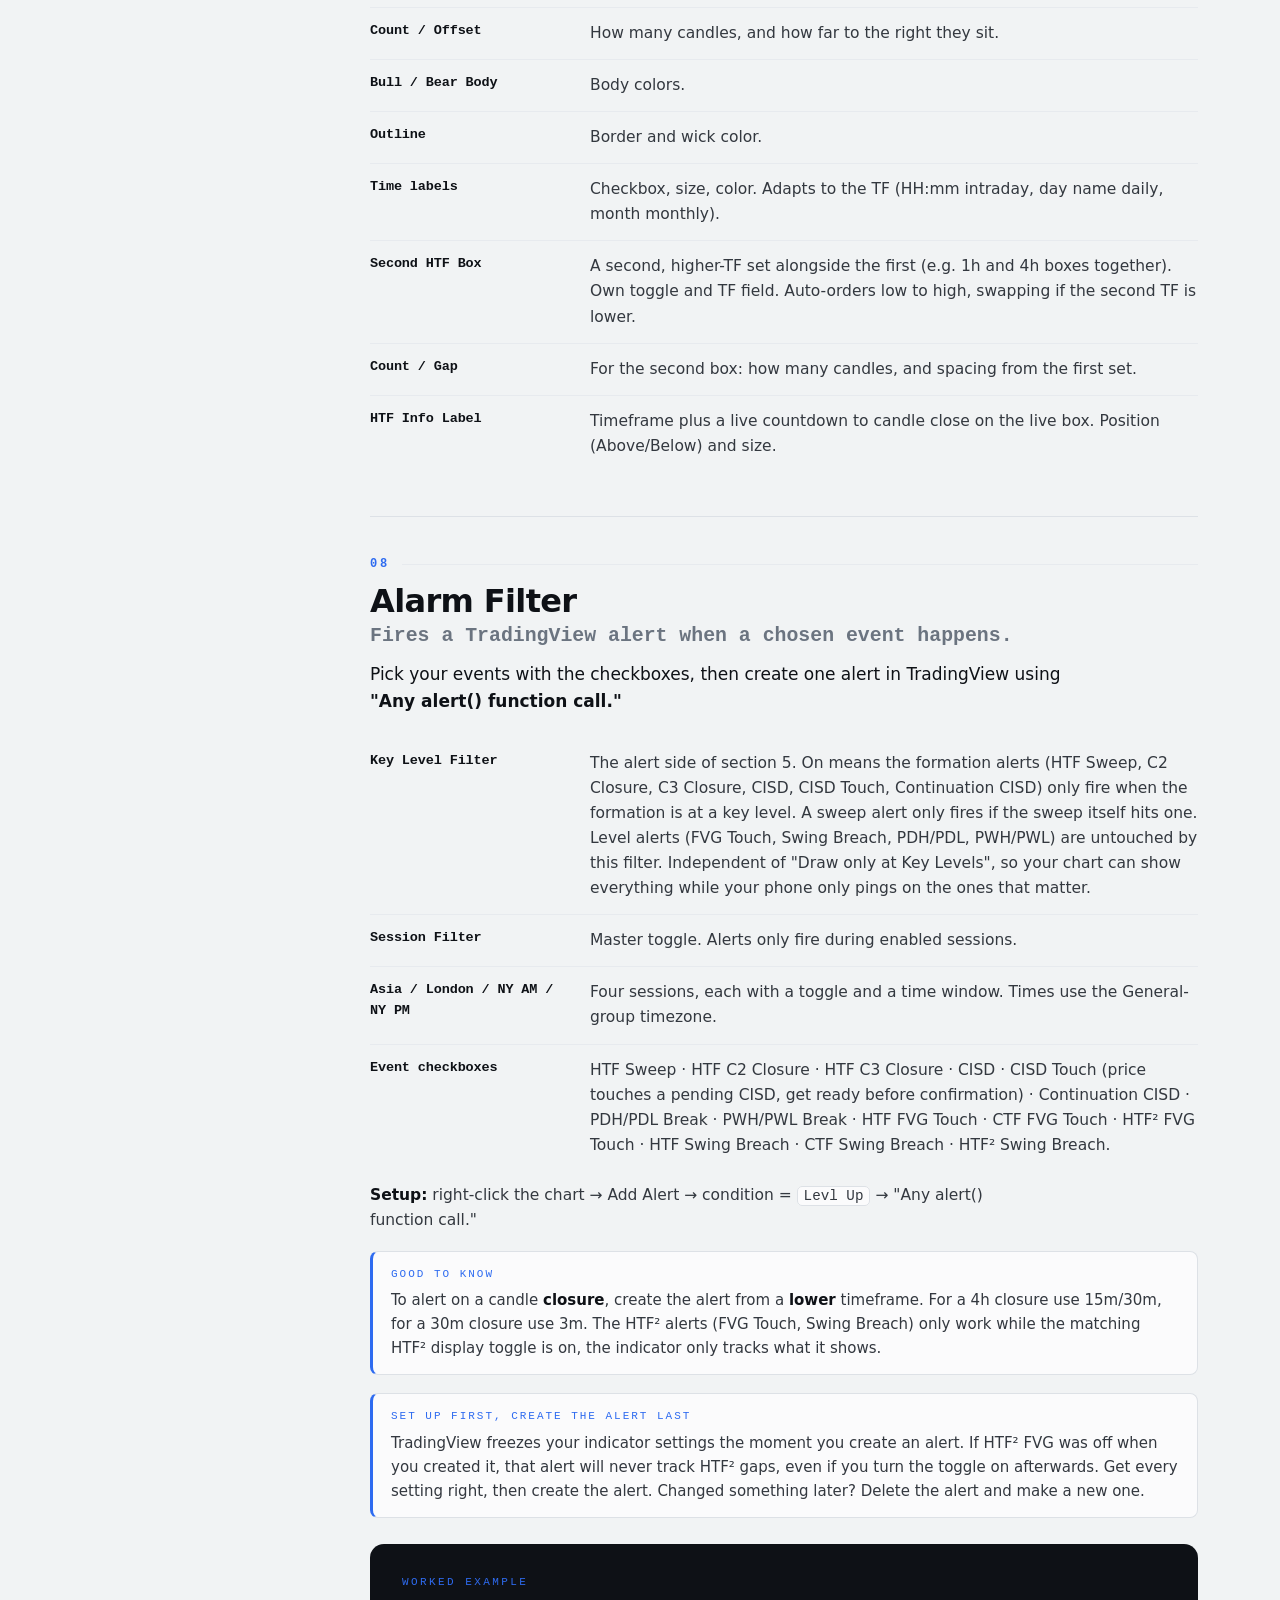
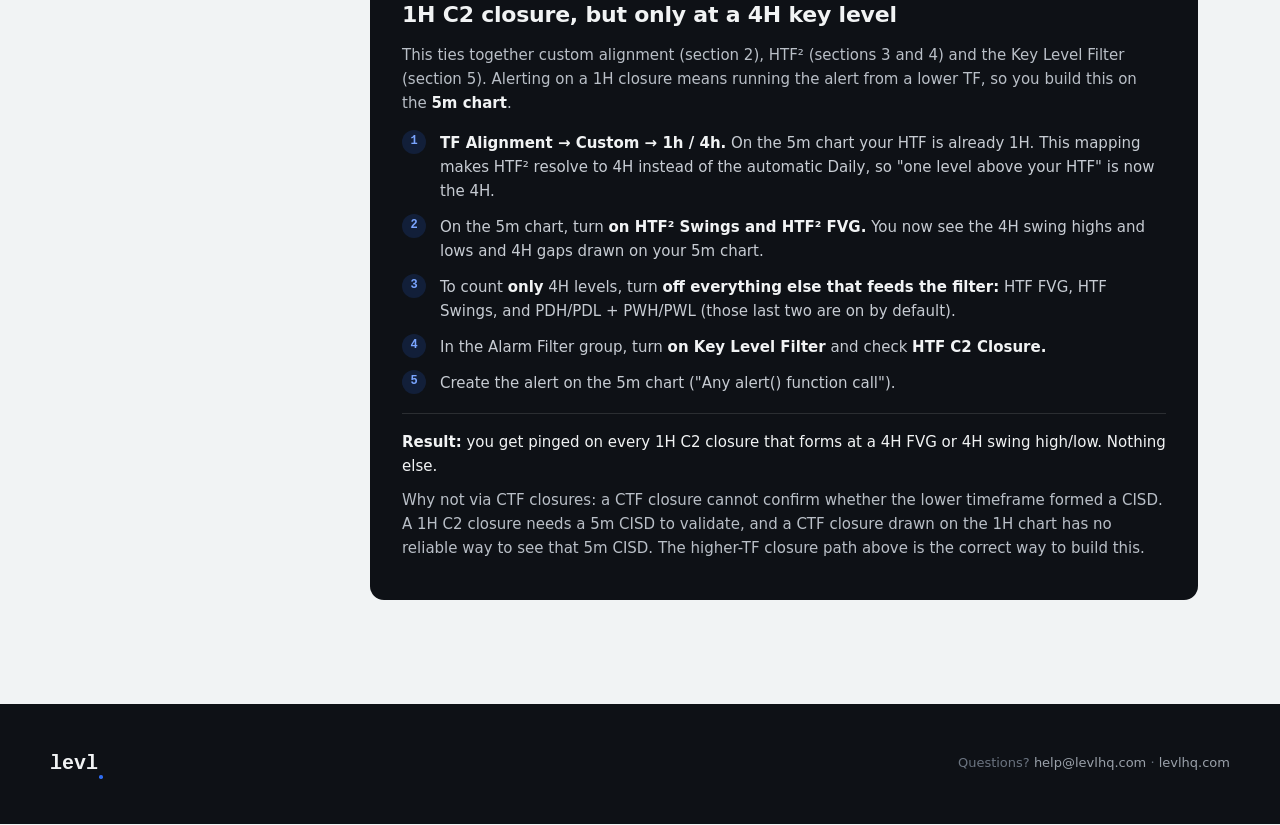
<file: guide/index.html>
<!doctype html>
<meta charset="utf-8">
<meta name="viewport" content="width=device-width, initial-scale=1">
<meta name="robots" content="noindex, nofollow">
<title>Levl Up — User Guide</title>
<meta name="description" content="Every setting in Levl Up, in panel order, with the logic behind it. Closures, CISD, SMT, FVG, key levels and the alarm filter.">
<link rel="canonical" href="https://levlhq.com/guide/">
<meta property="og:type" content="article">
<meta property="og:site_name" content="Levl">
<meta property="og:title" content="Levl Up — The user guide">
<meta property="og:description" content="Every setting in Levl Up, in panel order, with the logic behind it. Closures, CISD, SMT, FVG, key levels and the alarm filter.">
<meta property="og:url" content="https://levlhq.com/guide/">
<meta property="og:image" content="https://levlhq.com/guide-og.png">
<meta property="og:image:width" content="1200">
<meta property="og:image:height" content="630">
<meta property="og:image:alt" content="Levl — Every setting, in panel order. The Levl Up user guide.">
<meta name="twitter:card" content="summary_large_image">
<meta name="twitter:title" content="Levl Up — The user guide">
<meta name="twitter:description" content="Every setting in Levl Up, in panel order, with the logic behind it. Closures, CISD, SMT, FVG, key levels and the alarm filter.">
<meta name="twitter:image" content="https://levlhq.com/guide-og.png">
<style>
  :root{
    --ink:#0E1116;
    --paper:#F1F3F4;
    --white:#FBFBFC;
    --signal:#2E6BF0;
    --signal-soft:#EAF1FE;
    --graphite:#6B7480;
    --line:#DDE1E6;
    --line-soft:#E7EAEE;
    --mono:ui-monospace,"SF Mono","JetBrains Mono",Menlo,Consolas,monospace;
    --sans:system-ui,-apple-system,"Segoe UI",Roboto,sans-serif;
    --maxw:1180px;
  }
  *{margin:0;padding:0;box-sizing:border-box}
  html{scroll-behavior:smooth}
  body{
    background:var(--paper);color:var(--ink);
    font-family:var(--sans);font-size:16px;line-height:1.6;
    -webkit-font-smoothing:antialiased;text-rendering:optimizeLegibility;
  }
  a{color:var(--signal);text-decoration:none}
  a:hover{text-decoration:underline}

  /* ---------- HERO ---------- */
  .hero{background:var(--ink);color:var(--paper);padding:64px 32px 56px}
  .hero .in{max-width:var(--maxw);margin:0 auto}
  .brandmark{display:inline-flex;align-items:flex-end;font-family:var(--mono);font-weight:600;
    font-size:34px;letter-spacing:-0.02em;line-height:1;color:var(--paper)}
  .brandmark .p{width:.17em;height:.17em;border-radius:50%;background:var(--signal);margin-left:.06em;margin-bottom:.05em;
    box-shadow:0 0 .5em rgba(46,107,240,.55)}
  .hero h1{font-family:var(--mono);font-weight:600;letter-spacing:-0.03em;
    font-size:clamp(40px,7vw,72px);line-height:.98;margin:26px 0 6px;text-wrap:balance}
  .hero .ey{font-family:var(--mono);text-transform:uppercase;letter-spacing:.32em;
    font-size:12px;color:var(--graphite);margin-top:22px}
  .hero .lead{font-size:clamp(17px,2.2vw,20px);color:#C7CCD3;max-width:60ch;margin-top:18px;line-height:1.55}
  .hero .meta{font-family:var(--mono);font-size:12px;color:var(--graphite);margin-top:26px;letter-spacing:.02em}

  /* ---------- LAYOUT ---------- */
  .shell{max-width:var(--maxw);margin:0 auto;padding:0 32px;
    display:grid;grid-template-columns:232px 1fr;gap:56px;align-items:start}
  nav.toc{position:sticky;top:24px;padding:40px 0;align-self:start}
  nav.toc .t{font-family:var(--mono);text-transform:uppercase;letter-spacing:.2em;font-size:11px;color:var(--graphite);margin-bottom:14px}
  nav.toc ol{list-style:none;counter-reset:s}
  nav.toc li{counter-increment:s;margin:2px 0}
  nav.toc a{display:flex;gap:10px;padding:6px 10px;border-radius:7px;color:var(--ink);font-size:14px;line-height:1.35}
  nav.toc a::before{content:counter(s,decimal-leading-zero);font-family:var(--mono);font-size:11px;color:var(--graphite);padding-top:2px}
  nav.toc a:hover{background:var(--white);text-decoration:none}

  main{padding:40px 0 20px;min-width:0}

  /* ---------- SECTIONS ---------- */
  section{padding:38px 0;border-top:1px solid var(--line)}
  section:first-child{border-top:0}
  .sn{font-family:var(--mono);font-size:12px;letter-spacing:.24em;text-transform:uppercase;color:var(--signal);display:flex;align-items:center;gap:12px;margin-bottom:10px}
  .sn .num{font-weight:600}
  .sn .bar{height:1px;flex:1;background:var(--line-soft)}
  h2{font-family:var(--sans);font-weight:700;font-size:clamp(24px,3.4vw,32px);letter-spacing:-0.02em;line-height:1.1;text-wrap:balance}
  h2 .accent{color:var(--graphite);font-weight:600;font-size:.62em;letter-spacing:0;display:block;margin-top:6px;font-family:var(--mono);text-transform:none}
  .intro{color:var(--ink);font-size:17px;margin:14px 0 22px;max-width:64ch}

  h3{font-family:var(--sans);font-weight:700;font-size:19px;letter-spacing:-0.01em;margin:26px 0 10px}

  /* setting list */
  dl.set{display:grid;grid-template-columns:1fr;gap:0;margin:6px 0}
  dl.set > div{display:grid;grid-template-columns:200px 1fr;gap:20px;padding:13px 0;border-bottom:1px solid var(--line-soft)}
  dl.set > div:last-child{border-bottom:0}
  dt{font-family:var(--mono);font-size:13.5px;font-weight:600;color:var(--ink);line-height:1.5;letter-spacing:-0.01em}
  dd{color:#33383F;font-size:15.5px;line-height:1.62}
  dd b{color:var(--ink);font-weight:600}
  dd .opt{font-family:var(--mono);font-size:12.5px;background:var(--white);border:1px solid var(--line);border-radius:5px;padding:1px 6px;color:var(--graphite);white-space:nowrap}

  /* callouts */
  .note{background:var(--white);border:1px solid var(--line);border-left:3px solid var(--signal);
    border-radius:8px;padding:14px 18px;margin:18px 0;font-size:15px;color:#33383F}
  .note .k{font-family:var(--mono);font-size:11px;text-transform:uppercase;letter-spacing:.18em;color:var(--signal);display:block;margin-bottom:5px}
  .note b{color:var(--ink)}

  ul.plain{list-style:none;margin:10px 0}
  ul.plain li{position:relative;padding-left:20px;margin:7px 0;color:#33383F;font-size:15.5px;line-height:1.6}
  ul.plain li::before{content:"";position:absolute;left:2px;top:11px;width:6px;height:6px;border-radius:50%;background:var(--signal)}
  ul.plain li b{color:var(--ink);font-weight:600}
  ul.plain.dash li::before{border-radius:1px;width:8px;height:2px;top:13px;background:var(--graphite)}

  p.para{color:#33383F;font-size:15.5px;margin:12px 0;max-width:66ch}
  p.para b{color:var(--ink)}
  .mono{font-family:var(--mono);font-size:.92em;background:var(--white);border:1px solid var(--line);border-radius:5px;padding:1px 6px}

  /* worked example */
  .example{background:var(--ink);color:#D7DBE1;border-radius:14px;padding:30px 32px;margin:26px 0}
  .example .k{font-family:var(--mono);font-size:11px;text-transform:uppercase;letter-spacing:.22em;color:var(--signal);margin-bottom:6px}
  .example h3{color:var(--paper);margin:0 0 8px;font-size:22px}
  .example p{font-size:15px;line-height:1.6;margin:10px 0;color:#B9BFC7}
  .example b{color:var(--paper)}
  .example ol{counter-reset:step;list-style:none;margin:16px 0}
  .example ol li{counter-increment:step;position:relative;padding-left:38px;margin:12px 0;font-size:15px;line-height:1.6;color:#C7CCD3}
  .example ol li::before{content:counter(step);position:absolute;left:0;top:-1px;width:24px;height:24px;border-radius:50%;
    background:rgba(46,107,240,.16);color:#7AA5FF;font-family:var(--mono);font-size:12px;font-weight:600;
    display:flex;align-items:center;justify-content:center}
  .example .result{border-top:1px solid rgba(255,255,255,.12);margin-top:18px;padding-top:16px;color:var(--paper)}
  .example .mono{background:rgba(255,255,255,.07);border-color:rgba(255,255,255,.14);color:#D7DBE1}

  /* footer */
  footer{background:var(--ink);color:var(--graphite);padding:44px 32px;margin-top:20px}
  footer .in{max-width:var(--maxw);margin:0 auto;display:flex;justify-content:space-between;align-items:center;gap:20px;flex-wrap:wrap;font-size:13px}
  footer .bm{font-family:var(--mono);font-weight:600;font-size:20px;color:var(--paper);display:inline-flex;align-items:flex-end}
  footer .bm .p{width:.17em;height:.17em;border-radius:50%;background:var(--signal);margin-left:.06em;margin-bottom:.05em}
  footer a{color:#9AA1AA}

  @media (max-width:820px){
    .shell{grid-template-columns:1fr;gap:0;padding:0 22px}
    nav.toc{position:static;padding:26px 0 0;border-bottom:1px solid var(--line)}
    nav.toc ol{columns:2;column-gap:16px}
    .hero{padding:48px 22px 40px}
    dl.set > div{grid-template-columns:1fr;gap:4px}
    dt{font-size:14px}
  }

  @media print{
    body{background:#fff;font-size:11pt}
    .hero,footer{background:#fff;color:#000;padding:0 0 12pt}
    .hero .lead,.hero .meta,.hero .ey{color:#444}
    .hero .brandmark,.hero h1{color:#000}
    nav.toc{display:none}
    .shell{display:block;max-width:100%;padding:0}
    .example{background:#fff;color:#000;border:1px solid #999}
    .example h3,.example b,.example .result{color:#000}
    .example p,.example ol li{color:#222}
    /* Sektionen sind zu lang für "ganz oder gar nicht" — das schob volle Seiten leer.
       Stattdessen nur die kleinen Einheiten zusammenhalten und Überschriften an ihren Text binden. */
    section{break-inside:auto}
    dl.set > div{break-inside:avoid}
    .note,.example,.ptbl tr{break-inside:avoid}
    h2,h3{break-after:avoid}
    a{color:#000}
    .ptbl th,.ptbl td{border-color:#bbb}
    .ptbl .grp td{background:#eee}
  }
  .ptbl{width:100%;border-collapse:collapse;margin:14px 0 4px;font-size:14px}
  .ptbl th,.ptbl td{text-align:left;padding:8px 12px;border-bottom:1px solid var(--line-soft)}
  .ptbl th{font-family:var(--mono);font-size:11.5px;font-weight:600;color:var(--graphite);text-transform:uppercase;letter-spacing:.05em;border-bottom:1px solid var(--line)}
  .ptbl td:first-child{font-weight:600}
  .ptbl .grp td{background:var(--white);font-family:var(--mono);font-size:11.5px;color:var(--graphite);text-transform:uppercase;letter-spacing:.05em}
  .ptbl .sym{font-family:var(--mono);font-size:13px}
</style>

<div class="hero">
  <div class="in">
    <span class="brandmark">levl<span class="p"></span></span>
    <div class="ey">TradingView Indicator &middot; User Guide</div>
    <h1>Levl&nbsp;Up</h1>
    <p class="lead">Everything you look at on a chart, in one tool. Sweeps, closures, CISD, SMT, FVG, key levels. This guide walks every setting in panel order, so you can build the chart that fits how you trade.</p>
    <p class="meta">Start on the defaults. Turn features on one at a time as you get comfortable.</p>
  </div>
</div>

<div class="shell">
  <nav class="toc">
    <div class="t">Contents</div>
    <ol>
      <li><a href="#general">General</a></li>
      <li><a href="#closure">Closure Formation</a></li>
      <li><a href="#additional">Additional levels</a></li>
      <li><a href="#fvg">FVG</a></li>
      <li><a href="#keylevel">Key Level Filter</a></li>
      <li><a href="#smt">SMT &amp; PSP</a></li>
      <li><a href="#htfcandles">HTF Candles</a></li>
      <li><a href="#alarm">Alarm Filter</a></li>
    </ol>
  </nav>

  <main>

    <!-- 1 -->
    <section id="general">
      <div class="sn"><span class="num">01</span><span class="bar"></span></div>
      <h2>General<span class="accent">Global display settings for the whole indicator.</span></h2>
      <dl class="set">
        <div><dt>Label Size</dt><dd>Size of every text label. <span class="opt">Tiny</span> <span class="opt">Small</span> <span class="opt">Normal</span> <span class="opt">Large</span>. Keep it small on busy charts.</dd></div>
        <div><dt>Timezone</dt><dd>The display timezone for the candle time labels and the alert session windows (Asia / London / NY). Two kinds of entry: <b>named zones</b> at the top of the list (America/New_York, Europe/London, Europe/Zurich, Asia/Tokyo and others) and <b>fixed offsets</b> below (UTC-12 to UTC+14). Named zones follow daylight saving, fixed offsets do not. The core day/week logic and the session lines are always anchored to New York and do not move with this setting. Set it to match how you read the chart, so labels and alert windows line up.
          <div class="note" style="margin:10px 0 0"><span class="k">If you run session-filtered alerts</span>Pick the named zone, not the offset. On a fixed offset your Asia / London / NY windows shift by an hour twice a year when the clocks change, and alerts fire an hour early or late until you correct it by hand.</div>
        </dd></div>
        <div><dt>Bias</dt><dd>The master directional filter. Controls which formations show. <b>Neutral</b> both directions, <b>Bullish</b> only bull, <b>Bearish</b> only bear, <b>Auto</b> the indicator sets bias from daily structure and updates live when price breaks a key level or closes through equilibrium. Learn on Neutral, cut noise with a direction or Auto.</dd></div>
        <div><dt>Show Bias Display</dt><dd>On-chart readout of the current bias. Most useful in Auto.</dd></div>
        <div><dt>ADR</dt><dd>Average Daily Range over 20 days, plus how much price has used today. Controls: position, show, color. Context for whether a move is already extended.</dd></div>
      </dl>
      <div class="note"><span class="k">Good to know</span>The Bias readout and the ADR readout share one display block, so they use the same position and text color.</div>
    </section>

    <!-- 2 -->
    <section id="closure">
      <div class="sn"><span class="num">02</span><span class="bar"></span></div>
      <h2>Closure Formation<span class="accent">The heart of the indicator. Controls the formations and how they align across timeframes.</span></h2>
      <dl class="set">
        <div><dt>History</dt><dd>How many past formations to keep per type. Low for live trading, high to study history.</dd></div>
        <div><dt>Backtest</dt><dd>On keeps invalidated formations on the chart so you can study how they played out. Off for live.</dd></div>
        <div><dt>TF Alignment</dt><dd>How the higher timeframe is chosen. There are always two timeframes: your chart and its HTF. <b>Auto</b> uses standard Fractal-Model alignment. <b>Custom</b> lets you set it yourself (field 1 = the chart TF the mapping applies to, field 2 = the HTF to use).</dd></div>
        <div><dt>Closure Formation</dt><dd>The main break line at the closure level. Color, on/off, style, width. <b>This one toggle controls the whole standard formation</b> — break line, CISD, continuation and projection all hide together, because they are a single object.</dd></div>
        <div><dt>CISD</dt><dd>Change in State of Delivery line. The confirmation trigger that makes a formation valid.</dd></div>
        <div><dt>Pending CISD</dt><dd>The next potential CISD level, and where it would form.</dd></div>
        <div><dt>Continuation CISD</dt><dd>After a valid closure, price should continue and form a continuation CISD. That is an entry opportunity.</dd></div>
        <div><dt>Protected Swings</dt><dd>After a CISD, the <b>low</b> (in an uptrend) or <b>high</b> (in a downtrend) between the opposing candle series and the candle that closed through is a <b>Protected Low/High</b>. It should hold until your target is met. If price breaks it, that is weakness and the setup loses reliability, which is why the stop belongs just beyond it. The indicator marks one for every opposing series the move closes through, so you get a staircase of protected levels instead of a single anchor. Color, on/off, style, width. Default off.</dd></div>
        <div><dt>SMT CISD</dt><dd>A CISD that confirms an SMT divergence. Combines the trigger with divergence for a higher-confluence entry.</dd></div>
        <div><dt>CTF Closure Formation</dt><dd>Candle closure on the chart timeframe itself, for trading directly on a higher TF. Own color and toggle. Only on 15m charts and above.</dd></div>
        <div><dt>Draw only at Key Levels</dt><dd>Show a closure formation only when it forms at a key level. Everything else stays hidden. The whole formation hides as one unit. Hidden formations are not deleted, turn the toggle off and they return. SMT formations always show. Full logic in section 5.</dd></div>
      </dl>
    </section>

    <!-- 3 -->
    <section id="additional">
      <div class="sn"><span class="num">03</span><span class="bar"></span></div>
      <h2>Additional<span class="accent">Supporting levels.</span></h2>
      <dl class="set">
        <div><dt>PDH / PDL</dt><dd>Previous Day High and Low lines.</dd></div>
        <div><dt>PWH / PWL</dt><dd>Previous Week High and Low.</dd></div>
        <div><dt>EQ (Equilibrium)</dt><dd>The 50% midpoint of the relevant range. <span class="opt">Both</span> <span class="opt">HTF Only</span> <span class="opt">Chart Only</span> <span class="opt">Latest only</span>.</dd></div>
        <div><dt>HTF Swings</dt><dd>Significant swing highs and lows on the HTF, with a Max count.</dd></div>
        <div><dt>HTF&sup2; Swings</dt><dd>Swing highs and lows one level higher: the HTF of your HTF. On a 5m chart your HTF is 1H, so HTF&sup2; is Daily. On a 1H chart HTF is Daily, so HTF&sup2; is Monthly. These are the levels the big moves react to, now visible without leaving your chart. Color, style, Max. Default off. With TF Alignment on Custom, HTF&sup2; follows your custom mapping.</dd></div>
        <div><dt>CTF Swings</dt><dd>The same, on your chart timeframe. All swing types show one bull and one bear line even at Max = 1.</dd></div>
        <div><dt>Separator</dt><dd>Vertical lines where each HTF period begins. Has a Count.</dd></div>
        <div><dt>Session Lines &middot; Line 1 / 2 / 3</dt><dd>Three lines marking the opening price at a time of day. Each has its own color, style, toggle and time field &mdash; enter any time as <span class="mono">HH:MM</span> in <b>New York time</b> and the indicator marks the opening price of that minute. Defaults are <span class="mono">18:00</span> (the day's open), <span class="mono">09:30</span> (NY stock open) and <span class="mono">10:00</span>. Invalid input falls back to the default. Intraday only; on higher timeframes where no candle starts at that exact minute, no line appears.
          <div class="note" style="margin:10px 0 0"><span class="k">One day at a time</span>A session line belongs to the current trading day. Before its time it is not on the chart yet, and it is cleared at the day rollover (18:00 New York, 17:00 on forex) &mdash; the same boundary PDH/PDL and the rest of the indicator use. A 10:00 line therefore appears at 10:00 and is gone by 18:00, never carried over from yesterday.</div>
        </dd></div>
        <div><dt>Fib Projection</dt><dd>Fibonacci target levels projected ahead from a valid formation's CISD range, giving objective take-profit zones. Separate Label checkbox.</dd></div>
        <div><dt>T-Spot / EQ Fill</dt><dd>Highlights a reaction zone inside the formation. Bull and bear color, on/off. Only after a valid C2 closure (in C3 and C4) or a valid C3 closure (in C4).</dd></div>
      </dl>
    </section>

    <!-- 4 -->
    <section id="fvg">
      <div class="sn"><span class="num">04</span><span class="bar"></span></div>
      <h2>FVG<span class="accent">Fair value gaps, across three timeframe levels.</span></h2>
      <dl class="set">
        <div><dt>CTF FVG</dt><dd>Fair value gaps on the chart timeframe. Bull and bear color, toggle, Max count, invalidation mode.</dd></div>
        <div><dt>HTF FVG</dt><dd>The same, on the HTF.</dd></div>
        <div><dt>HTF&sup2; FVG</dt><dd>Gaps two levels up (the HTF of your HTF, see HTF&sup2; Swings). A Daily gap on your 5m chart is a bigger magnet than a 1H one, and this draws it right on your chart. Same controls as HTF FVG: colors, toggle, Max, invalidation mode <span class="opt">Close Through</span> <span class="opt">50% Close</span>. Default off.</dd></div>
        <div><dt>iFVG (Inverse FVG)</dt><dd>When a regular FVG is fully traded through it can invert (support and resistance flip). A Max TF dropdown limits where it appears.</dd></div>
        <div><dt>Bias Filter</dt><dd>Hides FVGs pointing against the current bias. Shows one bull and one bear even at Max = 1, but with the filter on you only see the one matching your direction.</dd></div>
        <div><dt>Stop extending after touch &middot; Bars</dt><dd>By default an FVG box keeps growing to the right for as long as it lives. Turn this on and the box stops growing <b>Bars</b> candles after price first trades into it, so old gaps no longer stretch across the whole screen. The count runs in the <b>FVG's own timeframe</b>, and for HTF and HTF&sup2; gaps it counts whole candles from the one the touch happened in. On a 5m chart, a 1H gap tapped at 00:10 counts from the 00:00 hourly candle, so at Bars = 2 it freezes at 02:00. CTF gaps and iFVGs count in chart candles. Applies to all four types. Default off, 4 bars.
          <div class="note" style="margin:10px 0 0"><span class="k">Good to know</span>This only stops the box from being drawn further right. It does not change when the gap dies &mdash; invalidation still runs on your chosen Inv. mode, and a frozen box disappears the moment price closes through it.</div>
        </dd></div>
      </dl>
      <div class="note"><span class="k">Good to know</span><b>Max controls what is drawn, not what is remembered.</b> Internally the indicator keeps up to 3&times; your Max per direction, and the Key Level Filter checks against that full memory. See section 5.</div>
    </section>

    <!-- 5 -->
    <section id="keylevel">
      <div class="sn"><span class="num">05</span><span class="bar"></span></div>
      <h2>Key Level Filter<span class="accent">The full logic. This is the one worth reading twice.</span></h2>
      <p class="intro">Not every closure formation is worth your attention. The ones that form at a key level are. The filter marks every formation that forms at one, and lets you hide or mute the rest. Two independent toggles use that mark:</p>
      <ul class="plain">
        <li><b>Draw only at Key Levels</b> (Closure Formation group) — only key-level formations get drawn.</li>
        <li><b>Key Level Filter</b> (Alarm Filter group) — only key-level formations fire alerts.</li>
      </ul>
      <p class="para">They do not affect each other. You can filter alerts while still drawing everything, clean the chart while keeping all alerts, or both.</p>

      <h3>What counts as a key level</h3>
      <ul class="plain">
        <li>HTF swing highs and lows, and HTF&sup2; swing highs and lows</li>
        <li>PDH / PDL and PWH / PWL</li>
        <li>HTF FVGs and HTF&sup2; FVGs</li>
      </ul>
      <p class="para"><b>What deliberately does not count:</b> CTF swings, CTF FVGs, iFVGs, EQ, session lines. Chart-timeframe levels sit too close to price. If they counted, almost every formation would qualify and the filter would filter nothing.</p>

      <h3>How a formation earns the mark</h3>
      <p class="intro">When price breaks or trades into a key level, a <b>3-HTF-candle window</b> opens. A formation only counts as at a key level if it confirms <b>inside</b> that window. Outside it, it does not.</p>
      <p class="para">This works the same for every key-level type &mdash; swings, PD/PW levels, and HTF or HTF&sup2; FVGs. The window is always counted in <b>HTF candles</b>, even for an HTF&sup2; level: the HTF candle is the unit.</p>
      <ul class="plain dash">
        <li>Direction matters. A high-side break (swing high, PDH, PWH) or a bearish gap opens the window for <b>bearish</b> formations; a low-side break or a bullish gap opens it for <b>bullish</b> ones. Sweep into the level, reverse away from it.</li>
        <li>Each level triggers once. A level that has already been swept or broken is spent &mdash; it does not open a window again.</li>
      </ul>
      <p class="para">Once a formation has earned the mark it keeps it for life &mdash; a C3 formation inherits it from its C2 phase, and a formation already alive when the contact happens picks it up too.</p>

      <div class="note"><span class="k">The part most people miss</span>The filter only sees what you show it. It only counts a level type whose display toggle is <b>on</b>. Turn a toggle off and that level type drops out of the filter entirely, it stops marking formations. If HTF&sup2; FVG is off, no formation ever qualifies through an HTF&sup2; gap. Same for HTF FVG, HTF Swings, HTF&sup2; Swings, PDH/PDL and PWH/PWL, no exceptions. This is your main lever: switch off the levels you do not care about, leave on the ones you do.</div>

      <h3>Max vs. memory</h3>
      <p class="para">Max limits <b>drawing</b>, not <b>tracking</b>. FVGs: the indicator remembers up to 3&times; your Max per direction, and the filter checks all of them. Swings: it keeps up to 30 open swings per side, every untouched one counts. So with FVG Max = 1 you can get a key-level formation from a gap that is not drawn anymore. The formation is real, you just cannot see its gap. Raise Max to see what triggered the mark.</p>

      <div class="note"><span class="k">Exception</span>SMT formations always pass both filters. The divergence is their own confluence, they do not need a level.</div>
    </section>

    <!-- 6 -->
    <section id="smt">
      <div class="sn"><span class="num">06</span><span class="bar"></span></div>
      <h2>SMT &amp; PSP<span class="accent">Divergence between correlated instruments.</span></h2>
      <dl class="set">
        <div><dt>Show SMT</dt><dd>Master switch for all SMT features (color, toggle, width). Off means all SMT off.</dd></div>
        <div><dt>HTF SMT</dt><dd>Divergence at HTF swing points.</dd></div>
        <div><dt>CTF SMT</dt><dd>Divergence at chart-timeframe swing points.</dd></div>
        <div><dt>CTF SMT History</dt><dd>How many CTF divergences to keep on screen per side. <b>1</b> (default) shows only the latest, as before. Higher keeps older ones too &mdash; each stays until price takes its extreme, or it drops off past the limit.</dd></div>
        <div><dt>PDH/PDL SMT</dt><dd>Divergence at the previous day high and low.</dd></div>
        <div><dt>PWH/PWL SMT</dt><dd>Divergence at the previous week high and low.</dd></div>
        <div><dt>SMT on HTF Candle</dt><dd>Draws divergence on the HTF candle boxes.</dd></div>
        <div><dt>Asset Label &middot; Size</dt><dd>Writes the diverging peer's name on the divergence line, so you see at a glance which instrument failed to follow. Works on CTF, HTF and PDH/PDL/PWH/PWL divergences. If both peers diverge you get both, separated by a slash. <b>Size</b> is its own setting, independent of the global Label Size. Default off.</dd></div>
        <div><dt>SMT Mode</dt><dd>The instruments you are compared against. <b>Automatic</b> recognizes your instrument and uses two correlated peers from the list below (e.g. NQ &rarr; ES + YM) &mdash; always both. <b>Custom</b> lets you set the peers yourself.</dd></div>
        <div><dt>Enable Second SMT?</dt><dd>Applies in <b>Custom</b> only. Off compares you against a single peer (Peer 1) &mdash; a touch lighter, since the second symbol is no longer fetched. <b>Automatic</b> always uses both list peers, so this has no effect there. On is the default.</dd></div>
        <div><dt>Peer 1 &middot; Peer 2 &middot; Inverse?</dt><dd>In Custom, type your two peer symbols. Each has an <b>Inverse?</b> checkbox for instruments that move opposite to yours (e.g. DXY), so the divergence still reads correctly.</dd></div>
        <div><dt>PSP (Precision Swing Point)</dt><dd>Compares closing direction candle by candle. You close up, a peer closes down, that is a PSP. Color, toggle, style (<span class="opt">Color</span> or <span class="opt">Dot</span>), Max count. <b>Require C2</b> only shows a PSP where there is also a C2 closure. <b>Require SMT</b> only where SMT divergence is present too. <b>PSP on HTF Candle</b> draws PSP markers on the HTF boxes.</dd></div>
      </dl>

      <h3 style="font-size:15px;margin:26px 0 4px">Auto peer list</h3>
      <p class="intro" style="margin:6px 0 0">Which peers <b>Automatic</b> uses for each instrument &mdash; always both. Matching is by name, so <span class="mono">NQ1!</span>, <span class="mono">MNQ</span> and <span class="mono">NQZ2025</span> all count as NQ. Anything not listed has no automatic peer &mdash; use <b>Custom</b>.</p>
      <table class="ptbl">
        <thead><tr><th>Your instrument</th><th>Peer 1</th><th>Peer 2</th></tr></thead>
        <tbody>
          <tr class="grp"><td colspan="3">Index futures</td></tr>
          <tr><td>NQ</td><td class="sym">ES1!</td><td class="sym">YM1!</td></tr>
          <tr><td>ES</td><td class="sym">NQ1!</td><td class="sym">YM1!</td></tr>
          <tr><td>YM</td><td class="sym">NQ1!</td><td class="sym">ES1!</td></tr>
          <tr class="grp"><td colspan="3">Forex</td></tr>
          <tr><td>EURUSD</td><td class="sym">GBPUSD</td><td class="sym">TVC:DXY <span class="opt">inverted</span></td></tr>
          <tr><td>GBPUSD</td><td class="sym">EURUSD</td><td class="sym">TVC:DXY <span class="opt">inverted</span></td></tr>
          <tr class="grp"><td colspan="3">Metals</td></tr>
          <tr><td>GC (Gold)</td><td class="sym">SI1!</td><td class="sym">FOREXCOM:XAUEUR</td></tr>
          <tr><td>SI (Silver)</td><td class="sym">GC1!</td><td class="sym">FOREXCOM:XAUEUR</td></tr>
          <tr><td>XAU</td><td class="sym">XAGUSD</td><td class="sym">FOREXCOM:XAUEUR</td></tr>
          <tr class="grp"><td colspan="3">Energy</td></tr>
          <tr><td>CL (Crude)</td><td class="sym">RB1!</td><td class="sym">HO1!</td></tr>
          <tr><td>RB (RBOB)</td><td class="sym">CL1!</td><td class="sym">HO1!</td></tr>
          <tr><td>HO (Heating)</td><td class="sym">CL1!</td><td class="sym">RB1!</td></tr>
          <tr class="grp"><td colspan="3">Crypto</td></tr>
          <tr><td>BTC</td><td class="sym">ETHUSD</td><td>&mdash;</td></tr>
          <tr><td>ETH</td><td class="sym">BTCUSD</td><td>&mdash;</td></tr>
        </tbody>
      </table>
      <p class="intro" style="margin:10px 0 0;font-size:14px;color:var(--graphite)">A dash means Automatic uses a single peer. <b>Inverted</b> peers (like DXY, which moves opposite to EURUSD) are flipped automatically so the divergence reads correctly. In <b>Custom</b> you set your own peers &mdash; each has an <b>Inverse?</b> toggle for inverse instruments.</p>

      <div class="note"><span class="k">Advanced &middot; comparing four assets</span>
        Custom compares you against two peers, so you plus two peers is three assets at once. To watch a fourth (say Gold, Silver, XAUEUR and XAUGBP together), add the indicator to the chart a <b>second time</b>:
        <ul class="plain" style="margin-top:10px;margin-bottom:6px">
          <li><b>First copy</b> &mdash; SMT on <b>Custom</b>: Peer 1 <span class="mono">SI1!</span>, Peer 2 <span class="mono">FOREXCOM:XAUEUR</span></li>
          <li><b>Second copy</b> &mdash; turn everything off except SMT, set <b>Asset Label off</b>, also <b>Custom</b>: Peer 1 <span class="mono">FOREXCOM:XAUGBP</span>, Peer 2 <span class="mono">GC1!</span></li>
        </ul>
        Now you see SMTs across all four. The one trade-off: on the Silver chart, an SMT between Silver and Gold carries no asset label (same for the XAUGBP ones).
        <p class="para" style="margin:10px 0 0">Then save it as an <b>Indicator Template</b>. On any Gold or Silver chart, load the template and every setting applies automatically. Keep a second template for standard use (SMT = Auto) so you can switch back in one click.</p>
      </div>
    </section>

    <!-- 7 -->
    <section id="htfcandles">
      <div class="sn"><span class="num">07</span><span class="bar"></span></div>
      <h2>HTF Candles<span class="accent">Higher-timeframe structure, drawn beside your chart.</span></h2>
      <p class="intro">Draws HTF candles as boxes next to the chart, so you see HTF structure without leaving your chart timeframe.</p>
      <dl class="set">
        <div><dt>Show HTF Candles</dt><dd>Master on/off.</dd></div>
        <div><dt>Count / Offset</dt><dd>How many candles, and how far to the right they sit.</dd></div>
        <div><dt>Bull / Bear Body</dt><dd>Body colors.</dd></div>
        <div><dt>Outline</dt><dd>Border and wick color.</dd></div>
        <div><dt>Time labels</dt><dd>Checkbox, size, color. Adapts to the TF (HH:mm intraday, day name daily, month monthly).</dd></div>
        <div><dt>Second HTF Box</dt><dd>A second, higher-TF set alongside the first (e.g. 1h and 4h boxes together). Own toggle and TF field. Auto-orders low to high, swapping if the second TF is lower.</dd></div>
        <div><dt>Count / Gap</dt><dd>For the second box: how many candles, and spacing from the first set.</dd></div>
        <div><dt>HTF Info Label</dt><dd>Timeframe plus a live countdown to candle close on the live box. Position (Above/Below) and size.</dd></div>
      </dl>
    </section>

    <!-- 8 -->
    <section id="alarm">
      <div class="sn"><span class="num">08</span><span class="bar"></span></div>
      <h2>Alarm Filter<span class="accent">Fires a TradingView alert when a chosen event happens.</span></h2>
      <p class="intro">Pick your events with the checkboxes, then create one alert in TradingView using <b>"Any alert() function call."</b></p>
      <dl class="set">
        <div><dt>Key Level Filter</dt><dd>The alert side of section 5. On means the formation alerts (HTF Sweep, C2 Closure, C3 Closure, CISD, CISD Touch, Continuation CISD) only fire when the formation is at a key level. A sweep alert only fires if the sweep itself hits one. Level alerts (FVG Touch, Swing Breach, PDH/PDL, PWH/PWL) are untouched by this filter. Independent of "Draw only at Key Levels", so your chart can show everything while your phone only pings on the ones that matter.</dd></div>
        <div><dt>Session Filter</dt><dd>Master toggle. Alerts only fire during enabled sessions.</dd></div>
        <div><dt>Asia / London / NY AM / NY PM</dt><dd>Four sessions, each with a toggle and a time window. Times use the General-group timezone.</dd></div>
        <div><dt>Event checkboxes</dt><dd>HTF Sweep &middot; HTF C2 Closure &middot; HTF C3 Closure &middot; CISD &middot; CISD Touch (price touches a pending CISD, get ready before confirmation) &middot; Continuation CISD &middot; PDH/PDL Break &middot; PWH/PWL Break &middot; HTF FVG Touch &middot; CTF FVG Touch &middot; HTF&sup2; FVG Touch &middot; HTF Swing Breach &middot; CTF Swing Breach &middot; HTF&sup2; Swing Breach.</dd></div>
      </dl>
      <p class="para"><b>Setup:</b> right-click the chart &rarr; Add Alert &rarr; condition = <span class="mono">Levl Up</span> &rarr; "Any alert() function call."</p>

      <div class="note"><span class="k">Good to know</span>To alert on a candle <b>closure</b>, create the alert from a <b>lower</b> timeframe. For a 4h closure use 15m/30m, for a 30m closure use 3m. The HTF&sup2; alerts (FVG Touch, Swing Breach) only work while the matching HTF&sup2; display toggle is on, the indicator only tracks what it shows.</div>

      <div class="note"><span class="k">Set up first, create the alert last</span>TradingView freezes your indicator settings the moment you create an alert. If HTF&sup2; FVG was off when you created it, that alert will never track HTF&sup2; gaps, even if you turn the toggle on afterwards. Get every setting right, then create the alert. Changed something later? Delete the alert and make a new one.</div>

      <div class="example">
        <div class="k">Worked example</div>
        <h3>1H C2 closure, but only at a 4H key level</h3>
        <p>This ties together custom alignment (section 2), HTF&sup2; (sections 3 and 4) and the Key Level Filter (section 5). Alerting on a 1H closure means running the alert from a lower TF, so you build this on the <b>5m chart</b>.</p>
        <ol>
          <li><b>TF Alignment &rarr; Custom &rarr; 1h / 4h.</b> On the 5m chart your HTF is already 1H. This mapping makes HTF&sup2; resolve to 4H instead of the automatic Daily, so "one level above your HTF" is now the 4H.</li>
          <li>On the 5m chart, turn <b>on HTF&sup2; Swings and HTF&sup2; FVG.</b> You now see the 4H swing highs and lows and 4H gaps drawn on your 5m chart.</li>
          <li>To count <b>only</b> 4H levels, turn <b>off everything else that feeds the filter:</b> HTF FVG, HTF Swings, and PDH/PDL + PWH/PWL (those last two are on by default).</li>
          <li>In the Alarm Filter group, turn <b>on Key Level Filter</b> and check <b>HTF C2 Closure.</b></li>
          <li>Create the alert on the 5m chart ("Any alert() function call").</li>
        </ol>
        <p class="result"><b>Result:</b> you get pinged on every 1H C2 closure that forms at a 4H FVG or 4H swing high/low. Nothing else.</p>
        <p>Why not via CTF closures: a CTF closure cannot confirm whether the lower timeframe formed a CISD. A 1H C2 closure needs a 5m CISD to validate, and a CTF closure drawn on the 1H chart has no reliable way to see that 5m CISD. The higher-TF closure path above is the correct way to build this.</p>
      </div>
    </section>

  </main>
</div>

<footer>
  <div class="in">
    <span class="bm">levl<span class="p"></span></span>
    <span>Questions? <a href="mailto:help@levlhq.com">help@levlhq.com</a> &middot; <a href="https://levlhq.com">levlhq.com</a></span>
  </div>
</footer>
</file>
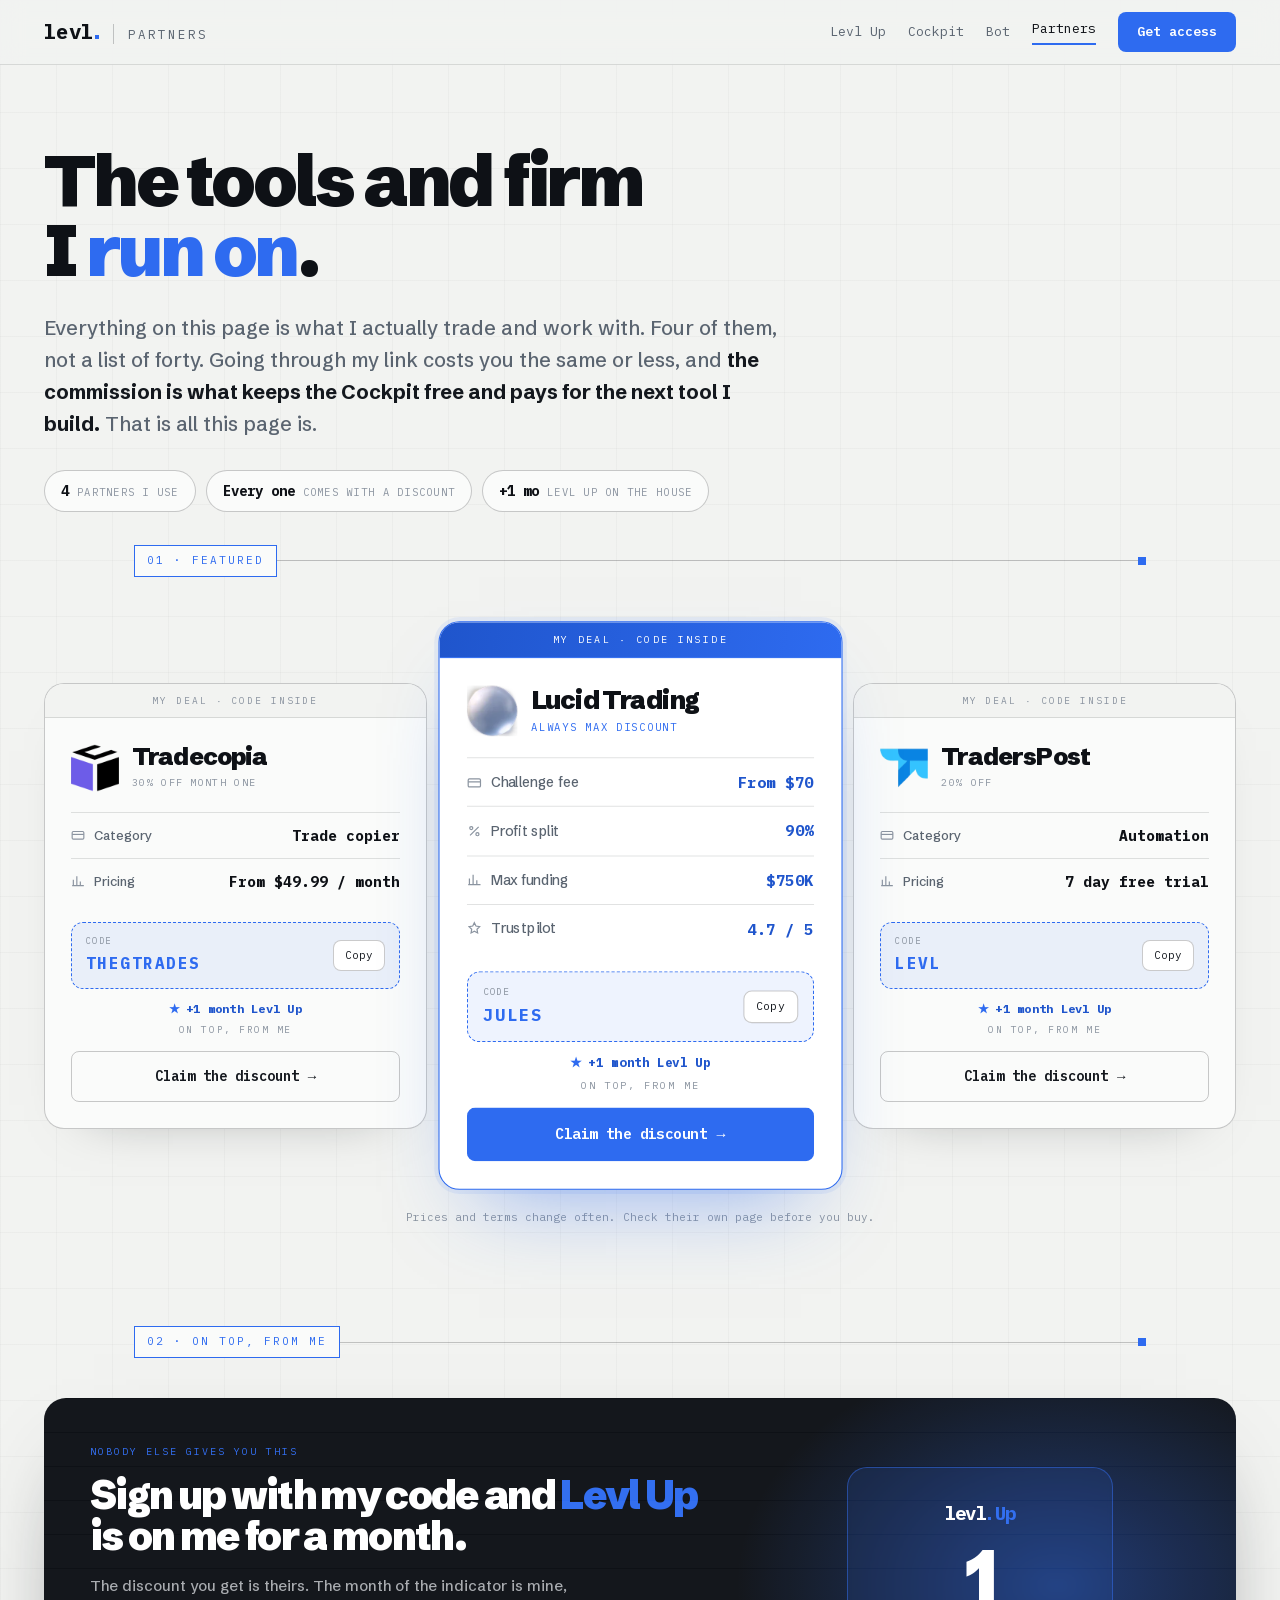
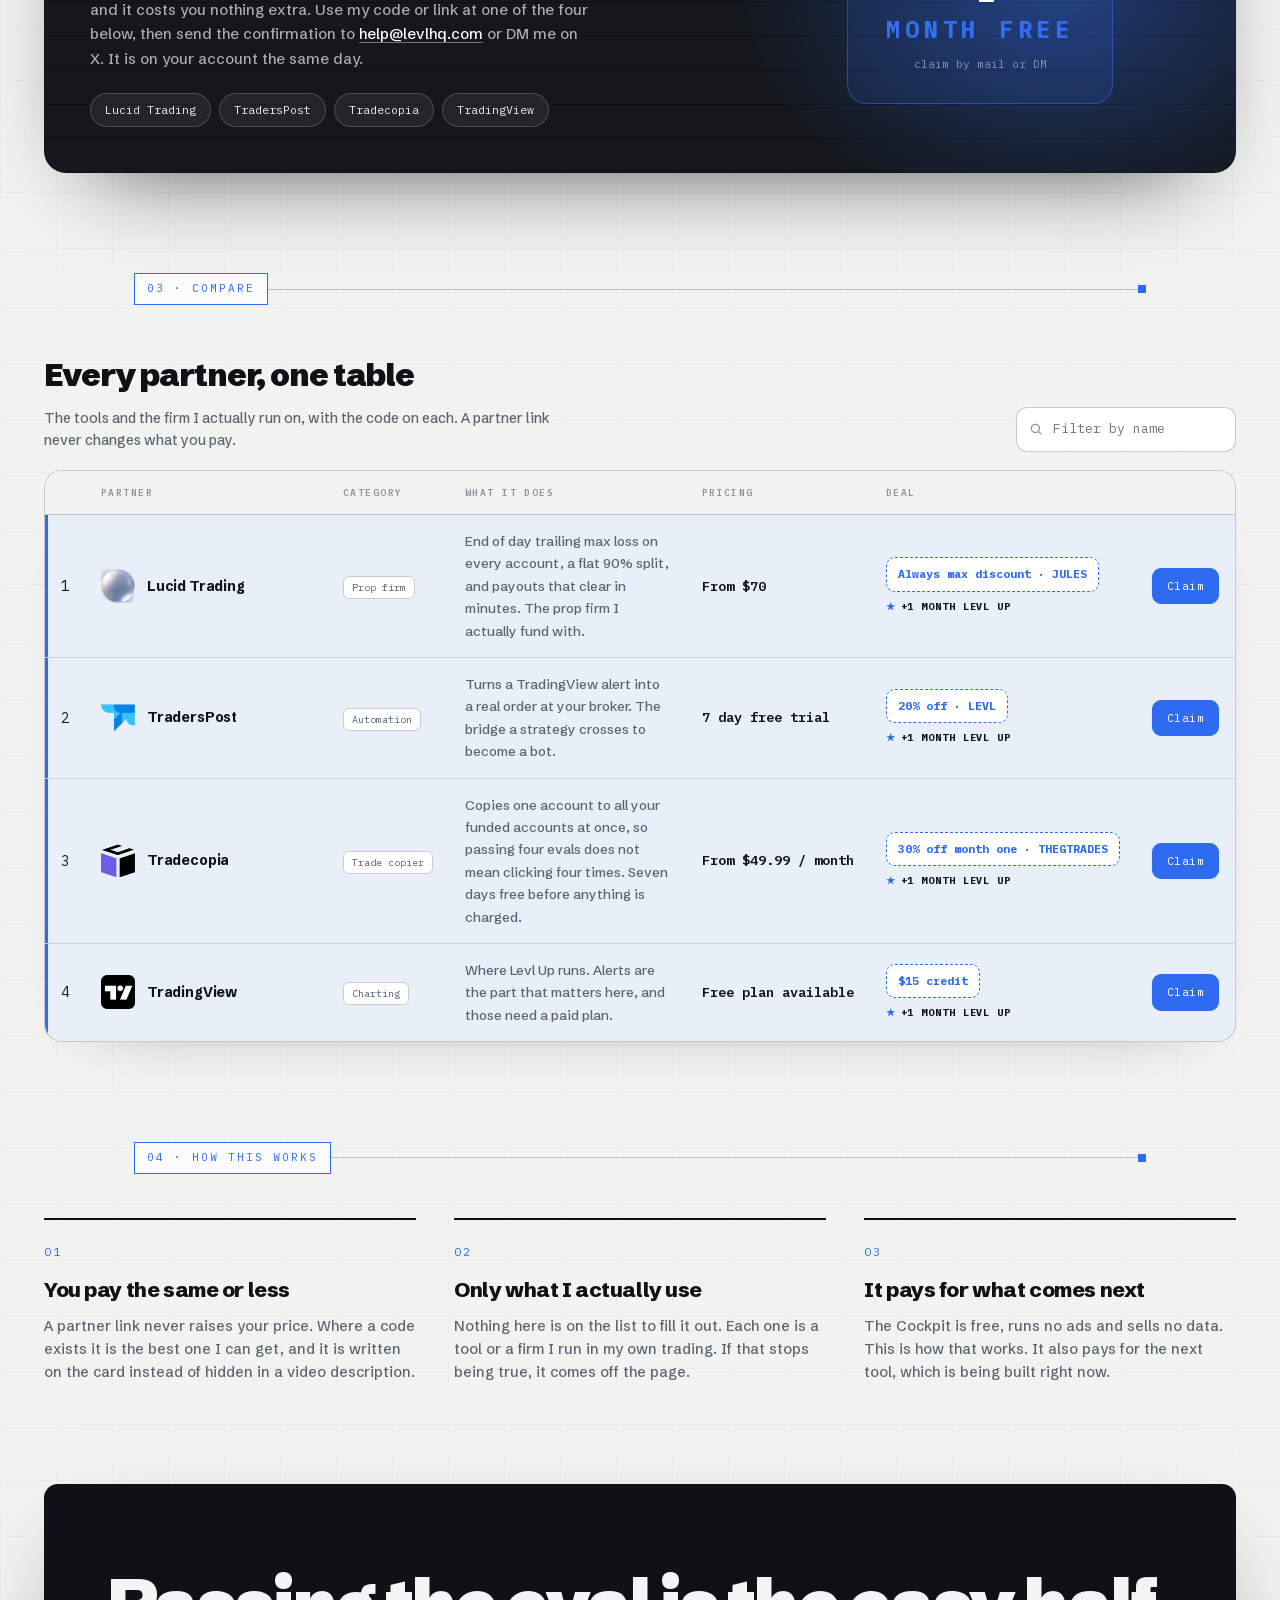
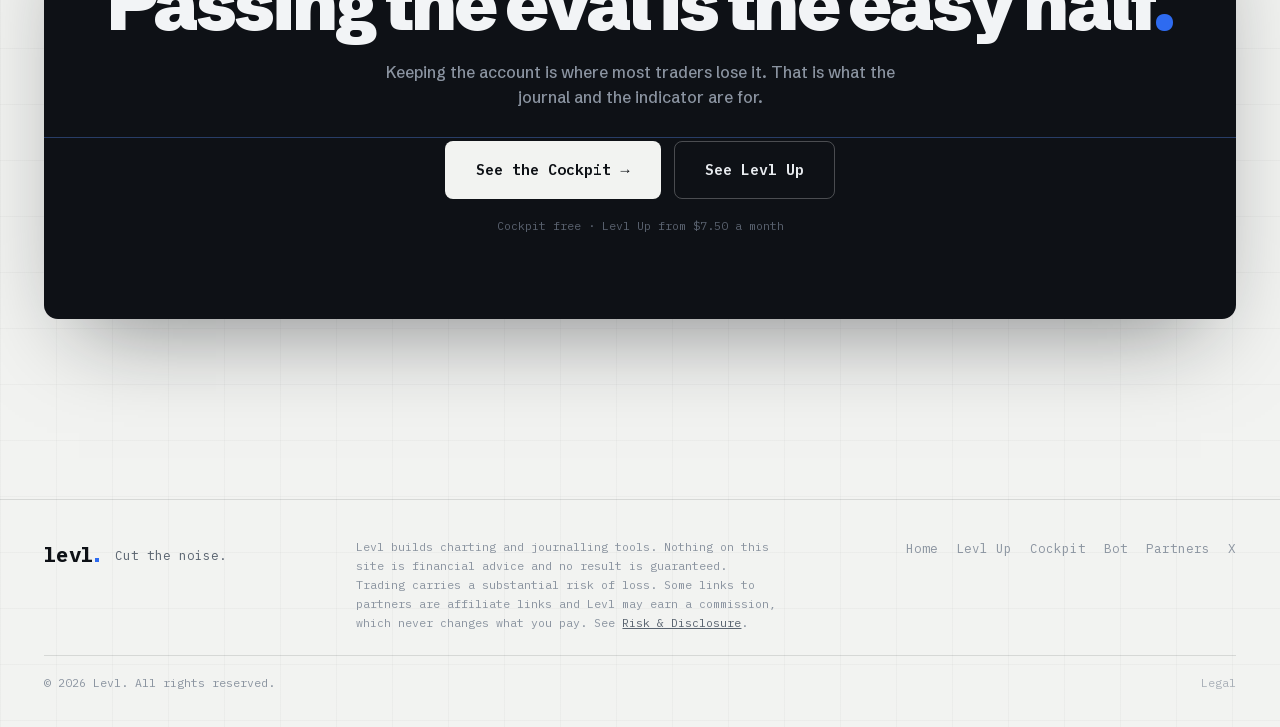
<file: partners/index.html>
<!doctype html>
<html lang="en">
<head>
<meta charset="utf-8">
<title>Partners | Levl</title>
<meta name="viewport" content="width=device-width, initial-scale=1">
<meta name="description" content="The tools and the prop firm I actually run on, with my code on each. A partner link never changes what you pay.">
<link rel="canonical" href="https://levlhq.com/partners/">
<link rel="icon" type="image/png" sizes="32x32" href="../favicon-32.png?v=2">
<link rel="apple-touch-icon" sizes="180x180" href="../apple-touch-icon.png?v=2">
<meta name="theme-color" content="#F2F3F1">
<meta property="og:type" content="website">
<meta property="og:site_name" content="Levl">
<meta property="og:title" content="Partners | Levl">
<meta property="og:description" content="The tools and the prop firm I actually run on, with my code on each. A partner link never changes what you pay.">
<meta property="og:url" content="https://levlhq.com/partners/">
<meta property="og:image" content="https://levlhq.com/og.png">
<meta name="twitter:card" content="summary_large_image">
<meta name="twitter:title" content="Partners | Levl">
<meta name="twitter:description" content="The tools and the prop firm I actually run on, with my code on each. A partner link never changes what you pay.">
<meta name="twitter:image" content="https://levlhq.com/og.png">
<link rel="stylesheet" href="../assets/fonts.css">
<link rel="stylesheet" href="../assets/levl.css">
<style>
  .hero{padding:clamp(46px,6.5vw,80px) 0 clamp(20px,2.6vw,34px);position:relative;overflow:hidden}
  .hero h1{font-weight:900;font-size:clamp(38px,5.6vw,74px);line-height:.98;letter-spacing:-.045em;color:var(--ink);max-width:15ch}
  .hero h1 .sl{color:var(--sig)}
  .hero .sub{font-size:clamp(16px,1.85vw,20px);color:var(--muted);max-width:62ch;margin-top:26px;font-weight:500}
  .hero .sub b{color:var(--text);font-weight:700}
  .hero-stats{display:flex;gap:10px;flex-wrap:wrap;margin-top:30px}
  .hstat{display:inline-flex;align-items:baseline;gap:8px;border:1px solid var(--line2);background:var(--paper2);
      border-radius:100px;padding:9px 16px}
  .hstat b{font-family:var(--mono);font-weight:700;font-size:14px;color:var(--ink)}
  .hstat span{font-family:var(--mono);font-size:10.5px;letter-spacing:.12em;text-transform:uppercase;color:var(--faint)}

  /* ---------- featured ---------- */
  .feat{display:grid;grid-template-columns:repeat(3,1fr);gap:clamp(14px,1.8vw,22px);align-items:center;
      padding:clamp(10px,2vw,26px) 0}
  @media(max-width:960px){.feat{grid-template-columns:1fr;max-width:430px;margin:0 auto;gap:18px}}
  .fc{position:relative;border:1px solid var(--line2);border-radius:20px;background:var(--paper2);
      overflow:hidden;transition:transform .3s cubic-bezier(.3,.7,.3,1),box-shadow .3s,border-color .3s;
      box-shadow:0 22px 54px -46px rgba(14,17,22,.5)}
  .fc:hover{transform:translateY(-5px);box-shadow:0 34px 74px -42px rgba(14,17,22,.55);border-color:var(--line)}
  .fc.hero-card{border-color:var(--sig);background:#fff;transform:scale(1.055);z-index:2;
      box-shadow:0 40px 80px -38px rgba(46,107,240,.5),0 0 0 4px var(--sig-soft)}
  .fc.hero-card:hover{transform:scale(1.055) translateY(-5px)}
  @media(max-width:960px){.fc.hero-card,.fc.hero-card:hover{transform:none}}
  .fc-ribbon{font-family:var(--mono);font-size:9.5px;letter-spacing:.2em;text-transform:uppercase;
      text-align:center;padding:9px 0;color:var(--faint);background:var(--paper);border-bottom:1px solid var(--line)}
  .fc.hero-card .fc-ribbon{color:#fff;background:linear-gradient(100deg,var(--sig-deep),var(--sig));border-bottom-color:var(--sig)}
  .fc-in{padding:clamp(20px,2.3vw,26px);position:relative}
  .fc.hero-card .fc-in::before{content:'';position:absolute;inset:-70% -30% auto -30%;height:120%;pointer-events:none;
      background:radial-gradient(50% 55% at 50% 0,var(--sig-soft),transparent 72%)}
  .fc-head{display:flex;align-items:center;gap:13px;position:relative}
  .fc-mark{width:48px;height:48px;border-radius:14px;flex:none;display:grid;place-items:center;
      font-family:var(--mono);font-weight:800;font-size:14px;color:#fff;letter-spacing:-.03em;
      box-shadow:inset 0 1px 0 rgba(255,255,255,.3),0 6px 16px rgba(14,17,22,.18)}
  /* a real logo carries its own shape, so it gets no tile, no border and no shadow.
     Only the fallback initials keep the coloured square. */
  .fc-mark.img{box-shadow:none;background:none!important;border-radius:0}
  .fc-mark img{width:100%;height:100%;object-fit:contain;display:block}
  .fc h3{font-weight:900;font-size:clamp(20px,2.2vw,24px);letter-spacing:-.035em;color:var(--ink);line-height:1.08}
  .fc-sub{font-family:var(--mono);font-size:10px;letter-spacing:.13em;text-transform:uppercase;color:var(--faint);margin-top:5px}
  .fc.hero-card .fc-sub{color:var(--sig)}
  .fc-rows{margin-top:20px;position:relative}
  .fc-row{display:flex;justify-content:space-between;align-items:center;gap:12px;padding:11px 0;border-top:1px solid var(--line)}
  .fc-row .k{display:flex;align-items:center;gap:9px;font-size:13px;color:var(--muted);font-weight:500}
  .fc-row .k svg{width:14px;height:14px;stroke:var(--faint);fill:none;stroke-width:2;flex:none}
  .fc-row .v{font-family:var(--mono);font-weight:700;font-size:14.5px;color:var(--ink);white-space:nowrap}
  .fc.hero-card .fc-row .v{color:var(--sig-deep)}
  .fc-deal{margin-top:18px;border:1px dashed var(--line2);border-radius:12px;padding:11px 14px;
      display:flex;align-items:center;justify-content:space-between;gap:10px;background:var(--paper)}
  .fc-deal.on{border-color:var(--sig);background:var(--sig-soft)}
  .fcd-l{font-family:var(--mono);font-size:9px;letter-spacing:.16em;text-transform:uppercase;color:var(--faint);display:block}
  .fcd-v{font-family:var(--mono);font-weight:700;font-size:16px;letter-spacing:.09em;color:var(--faint);display:block;margin-top:3px}
  .fc-deal.on .fcd-v{color:var(--sig)}
  .cb-c{font-family:var(--mono);font-size:11px;border:1px solid var(--line2);background:#fff;color:var(--text);
      border-radius:8px;padding:6px 11px;cursor:pointer;transition:border-color .15s,color .15s}
  .cb-c:hover{border-color:var(--sig);color:var(--sig)}
  .fc-bonus{margin-top:10px;text-align:center;font-family:var(--mono);font-size:12px;font-weight:700;
      color:var(--sig-deep);letter-spacing:.02em}
  .fc-bonus::before{content:'★';margin-right:6px;color:var(--sig)}
  .fc-bonus span{display:block;font-weight:400;font-size:9.5px;letter-spacing:.16em;text-transform:uppercase;
      color:var(--faint);margin-top:4px}
  .fc-cta{margin-top:14px}
  .fc-cta .btn{width:100%;justify-content:center}
  .feat-note{font-family:var(--mono);font-size:11px;color:var(--faint);text-align:center;margin-top:8px}

  /* ---------- the Levl Up month ---------- */
  .perk{position:relative;overflow:hidden;border-radius:22px;background:var(--ink);
      padding:clamp(28px,3.6vw,50px);display:grid;grid-template-columns:1.3fr .85fr;
      gap:clamp(26px,3vw,50px);align-items:center;box-shadow:0 40px 90px -50px rgba(14,17,22,.8)}
  .perk::before{content:'';position:absolute;inset:-40% -25% auto 45%;height:180%;pointer-events:none;
      background:radial-gradient(48% 50% at 50% 50%,rgba(46,107,240,.42),transparent 70%)}
  .perk::after{content:'';position:absolute;inset:0;pointer-events:none;
      background:linear-gradient(transparent 0 1px,rgba(255,255,255,.028) 1px) 0 0/100% 34px}
  @media(max-width:880px){.perk{grid-template-columns:1fr}}
  .perk-l{position:relative}
  .perk-tag{font-family:var(--mono);font-size:10px;letter-spacing:.2em;text-transform:uppercase;color:var(--sig);display:block}
  .perk h2{font-weight:900;font-size:clamp(25px,3.1vw,40px);letter-spacing:-.042em;line-height:1.03;color:#fff;margin-top:15px}
  .perk h2 .sl{color:var(--sig)}
  .perk p{color:rgba(232,235,239,.7);font-size:15px;margin-top:17px;max-width:50ch;line-height:1.62}
  .perk p a{color:#fff;text-decoration:underline;text-underline-offset:3px;text-decoration-color:rgba(255,255,255,.4)}
  .perk-names{display:flex;gap:8px;flex-wrap:wrap;margin-top:22px}
  .perk-names span{font-family:var(--mono);font-size:11.5px;color:#E8EBEF;border:1px solid rgba(255,255,255,.19);
      background:rgba(255,255,255,.06);border-radius:100px;padding:7px 14px}
  .perk-r{position:relative;display:flex;justify-content:center}
  .perk-card{border:1px solid rgba(46,107,240,.5);background:rgba(46,107,240,.13);border-radius:20px;
      padding:clamp(22px,2.6vw,30px) clamp(26px,3vw,38px);text-align:center;backdrop-filter:blur(2px)}
  .perk-card .brand{font-size:19px;color:#fff}
  .perk-card .up{color:var(--sig);font-weight:800;margin-left:.18em}
  .perk-num{font-family:var(--display,inherit);font-weight:900;font-size:clamp(46px,6vw,74px);line-height:.9;
      color:#fff;letter-spacing:-.05em;margin-top:14px}
  .perk-num em{font-style:normal;font-size:.32em;color:var(--sig);display:block;letter-spacing:.2em;
      text-transform:uppercase;font-family:var(--mono);font-weight:700;margin-top:10px}
  .perk-strike{font-family:var(--mono);font-size:11.5px;color:rgba(232,235,239,.5);margin-top:14px}
  .perk-strike s{opacity:.75}

  /* ---------- tabs + toolbar ---------- */
  .tabs{display:flex;justify-content:center;gap:4px;padding:5px;border:1px solid var(--line2);border-radius:100px;
      background:var(--paper2);width:fit-content;margin:0 auto clamp(22px,3vw,32px)}
  .tab{font-family:var(--mono);font-size:12px;letter-spacing:.06em;text-transform:uppercase;font-weight:600;
      border:none;background:none;color:var(--muted);padding:10px 20px;border-radius:100px;cursor:pointer;
      transition:background .18s,color .18s;white-space:nowrap}
  .tab:hover{color:var(--ink)}
  .tab.on{background:var(--ink);color:var(--paper)}
  .tab .ct{color:var(--faint);margin-left:6px;font-size:10.5px}
  .tab.on .ct{color:rgba(255,255,255,.55)}

  .tbar{display:flex;align-items:flex-end;justify-content:space-between;gap:16px;flex-wrap:wrap;margin-bottom:18px}
  .tbar h2{font-weight:900;font-size:clamp(22px,2.8vw,32px);letter-spacing:-.035em;color:var(--ink)}
  .tbar p{color:var(--muted);font-size:14px;margin-top:7px;max-width:60ch}
  .srch{position:relative}
  .srch input{font-family:var(--mono);font-size:13px;color:var(--text);background:#fff;border:1px solid var(--line2);
      border-radius:11px;padding:11px 15px 11px 36px;width:220px;max-width:100%;transition:border-color .15s,box-shadow .15s}
  .srch input:focus{outline:none;border-color:var(--sig);box-shadow:0 0 0 3px var(--sig-soft)}
  .srch svg{position:absolute;left:13px;top:50%;transform:translateY(-50%);width:14px;height:14px;
      stroke:var(--faint);fill:none;stroke-width:2.2;pointer-events:none}

  /* ---------- table ---------- */
  .tw{border:1px solid var(--line2);border-radius:18px;background:var(--paper2);overflow:hidden;
      box-shadow:0 26px 60px -52px rgba(14,17,22,.45)}
  .tscroll{overflow-x:auto}
  table.cmp{width:100%;border-collapse:collapse;min-width:1000px}
  table.cmp th{font-family:var(--mono);font-size:9.5px;letter-spacing:.15em;text-transform:uppercase;color:var(--faint);
      font-weight:600;text-align:left;padding:14px 16px;background:var(--paper);border-bottom:1px solid var(--line2);white-space:nowrap}
  table.cmp th.s{cursor:pointer;-webkit-user-select:none;user-select:none;transition:color .15s}
  table.cmp th.s:hover{color:var(--text)}
  table.cmp th .ar{opacity:.32;margin-left:5px}
  table.cmp th.act .ar{opacity:1;color:var(--sig)}
  table.cmp td{padding:15px 16px;border-bottom:1px solid var(--line);vertical-align:middle;font-size:14px;color:var(--text)}
  table.cmp tr:last-child td{border-bottom:none}
  table.cmp tbody tr{transition:background .15s,box-shadow .15s}
  table.cmp tbody tr:hover{background:#fff}
  table.cmp tr.mine td{background:var(--sig-soft)}
  table.cmp tr.mine td:first-child{box-shadow:inset 3px 0 0 var(--sig)}
  .t-rank{font-family:var(--mono);font-size:11.5px;color:var(--faint);width:34px;text-align:center}
  .t-firm{display:flex;align-items:center;gap:12px;min-width:210px}
  .t-mark{width:34px;height:34px;border-radius:10px;flex:none;display:grid;place-items:center;
      font-family:var(--mono);font-weight:800;font-size:10.5px;color:#fff;letter-spacing:-.02em;
      box-shadow:inset 0 1px 0 rgba(255,255,255,.26)}
  .t-mark.img{box-shadow:none;background:none!important;border-radius:0}
  .t-mark img{width:100%;height:100%;object-fit:contain;display:block}
  .t-name{font-weight:700;color:var(--ink);letter-spacing:-.012em;line-height:1.2;display:block}
  .t-meta{font-family:var(--mono);font-size:10px;letter-spacing:.06em;color:var(--faint);margin-top:4px;display:block}
  .badge{display:inline-block;font-family:var(--mono);font-size:9px;letter-spacing:.11em;text-transform:uppercase;
      padding:3px 7px;border-radius:5px;margin-top:5px;font-weight:700}
  .badge.b1{background:rgba(31,169,106,.11);color:#137a4b}
  .badge.b2{background:var(--sig-soft);color:var(--sig-deep)}
  .badge.b3{background:rgba(14,17,22,.07);color:var(--text)}
  .stars{position:relative;display:inline-block;font-size:13px;line-height:1;letter-spacing:2px;white-space:nowrap}
  .stars .bg{color:var(--line2)}
  .stars .fg{position:absolute;left:0;top:0;overflow:hidden;color:var(--sig);white-space:nowrap}
  .t-rate{font-family:var(--mono);font-size:10.5px;color:var(--faint);margin-top:5px;display:block}
  .t-mono{font-family:var(--mono);font-size:13.5px;color:var(--ink);white-space:nowrap;font-weight:600}
  .t-mono i{font-style:normal;font-size:11px;color:var(--faint);font-weight:400}
  .t-plat{display:flex;gap:5px;flex-wrap:wrap;max-width:170px}
  .chip{font-family:var(--mono);font-size:10px;padding:4px 8px;border-radius:6px;background:#fff;
      border:1px solid var(--line2);color:var(--muted);white-space:nowrap}
  .chip.more{border-style:dashed;color:var(--faint)}
  .t-deal{display:inline-flex;align-items:center;gap:7px;border:1px dashed var(--sig);background:#fff;
      border-radius:9px;padding:7px 11px;font-family:var(--mono);font-size:11.5px;font-weight:700;color:var(--sig);white-space:nowrap}
  .t-none{font-family:var(--mono);font-size:11.5px;color:var(--faint)}
  .t-bonus{display:block;font-family:var(--mono);font-size:10px;letter-spacing:.09em;text-transform:uppercase;
      font-weight:700;color:var(--ink);margin-top:7px}
  .t-bonus::before{content:'★';color:var(--sig);margin-right:5px}
  .t-act{text-align:right;white-space:nowrap}
  .btn-xs{font-family:var(--mono);font-size:11.5px;letter-spacing:.04em;padding:8px 14px;border-radius:9px;
      border:1px solid var(--line2);background:#fff;color:var(--text);text-decoration:none;display:inline-block;
      transition:border-color .15s,color .15s,background .15s}
  .btn-xs:hover{border-color:var(--ink);color:var(--ink)}
  .btn-xs.on{background:var(--sig);border-color:var(--sig);color:#fff}
  .btn-xs.on:hover{background:var(--sig-deep);border-color:var(--sig-deep);color:#fff}
  .t-what{color:var(--muted);font-size:13.5px;max-width:40ch;line-height:1.5}
  .empty{padding:46px 16px;text-align:center;color:var(--faint);font-family:var(--mono);font-size:13px}

  .rules{display:grid;grid-template-columns:repeat(3,1fr);gap:clamp(20px,3vw,40px)}
  @media(max-width:860px){.rules{grid-template-columns:1fr}}
  @media(max-width:560px){.tbar{flex-direction:column;align-items:flex-start}.srch,.srch input{width:100%}}
</style>
</head>
<body>

<nav>
  <div class="wrap wrap-wide">
    <div class="nav-l">
      <a class="brand" href="/">levl<span class="cur"></span></a>
      <span class="brand-page">Partners</span>
    </div>
    <button class="burger" aria-label="Menu"><span></span><span></span><span></span></button>
    <div class="nav-r">
      <a class="lnk" href="/levl-up/">Levl Up</a>
      <a class="lnk" href="/cockpit/">Cockpit</a>
      <a class="lnk" href="/bot/">Bot</a>
      <a class="lnk on" href="/partners/">Partners</a>
      <a class="btn btn-sm btn-ink" href="https://whop.com/levl-hq/levl-up/">Get access</a>
    </div>
  </div>
</nav>

<main>

<header class="hero">
  <div class="wrap wrap-wide">
    <h1 class="rv in">The tools and firm<br>I <span class="sl">run on</span>.</h1>
    <p class="sub rv in d1">Everything on this page is what I actually trade and work with. Four of them, not a list of forty. Going through my link costs you the same or less, and <b>the commission is what keeps the Cockpit free and pays for the next tool I build.</b> That is all this page is.</p>
    <div class="hero-stats rv in d2" id="hstats"></div>
  </div>
</header>

<div class="lvl wrap-wide" id="deals"><span class="tag">01 &middot; Featured</span><span class="ln"></span><span class="nd"></span></div>
<section style="padding-top:clamp(20px,3vw,34px)">
  <div class="wrap wrap-wide">
    <div class="feat" id="feat"></div>
    <p class="feat-note">Prices and terms change often. Check their own page before you buy.</p>
  </div>
</section>

<div class="lvl wrap-wide" id="perk"><span class="tag">02 &middot; On top, from me</span><span class="ln"></span><span class="nd"></span></div>
<section style="padding-top:clamp(24px,3.4vw,40px)">
  <div class="wrap wrap-wide">
    <div class="perk rv">
      <div class="perk-l">
        <span class="perk-tag">Nobody else gives you this</span>
        <h2>Sign up with my code and <span class="sl">Levl Up</span> is on me for a month.</h2>
        <p>The discount you get is theirs. The month of the indicator is mine, and it costs you nothing extra. Use my code or link at one of the <span id="perk-n">four</span> below, then send the confirmation to <a href="mailto:help@levlhq.com">help@levlhq.com</a> or DM me on X. It is on your account the same day.</p>
        <div class="perk-names" id="perk-names"></div>
      </div>
      <div class="perk-r">
        <div class="perk-card">
          <span class="brand">levl<span class="cur"></span><span class="up">Up</span></span>
          <div class="perk-num">1<em>month free</em></div>
          <div class="perk-strike">claim by mail or DM</div>
        </div>
      </div>
    </div>
  </div>
</section>

<div class="lvl wrap-wide" id="compare"><span class="tag">03 &middot; Compare</span><span class="ln"></span><span class="nd"></span></div>
<section style="padding-top:clamp(28px,4vw,44px)">
  <div class="wrap wrap-wide">

    <div class="tbar rv">
      <div>
        <h2 id="tbar-h">Every partner, one table</h2>
        <p id="tbar-p">The tools and the firm I actually run on, with the code on each. A partner link never changes what you pay.</p>
      </div>
      <div class="srch">
        <svg viewBox="0 0 24 24"><circle cx="11" cy="11" r="7"/><line x1="21" y1="21" x2="16.5" y2="16.5"/></svg>
        <input id="q" type="search" placeholder="Filter by name" autocomplete="off">
      </div>
    </div>

    <div class="tw rv">
      <div class="tscroll"><table class="cmp"><thead id="thead"></thead><tbody id="tbody"></tbody></table></div>
    </div>
  </div>
</section>

<div class="lvl wrap-wide" id="how"><span class="tag">04 &middot; How this works</span><span class="ln"></span><span class="nd"></span></div>
<section style="padding-top:clamp(28px,4vw,44px)">
  <div class="wrap wrap-wide">
    <div class="rules rv">
      <div class="fcol">
        <span class="no">01</span>
        <h3>You pay the same or less</h3>
        <p>A partner link never raises your price. Where a code exists it is the best one I can get, and it is written on the card instead of hidden in a video description.</p>
      </div>
      <div class="fcol">
        <span class="no">02</span>
        <h3>Only what I actually use</h3>
        <p>Nothing here is on the list to fill it out. Each one is a tool or a firm I run in my own trading. If that stops being true, it comes off the page.</p>
      </div>
      <div class="fcol">
        <span class="no">03</span>
        <h3>It pays for what comes next</h3>
        <p>The Cockpit is free, runs no ads and sells no data. This is how that works. It also pays for the next tool, which is being built right now.</p>
      </div>
    </div>
  </div>
</section>

<section style="padding-top:0">
  <div class="wrap wrap-wide">
    <div class="final rv">
      <h2>Passing the eval is the easy half<span class="dot-b">.</span></h2>
      <p>Keeping the account is where most traders lose it. That is what the journal and the indicator are for.</p>
      <div class="cta">
        <a class="btn btn-lg btn-paper" href="/cockpit/">See the Cockpit <span class="arw">&rarr;</span></a>
        <a class="btn btn-lg btn-ghost" href="/levl-up/" style="border-color:rgba(255,255,255,.25);color:#E8EBEF">See Levl Up</a>
      </div>
      <div class="cta-note2">Cockpit free &middot; Levl Up from $7.50 a month</div>
    </div>
  </div>
</section>

</main>

<footer>
  <div class="wrap wrap-wide">
    <div class="f-top">
      <div class="f-brand">
        <span class="brand">levl<span class="cur"></span></span>
        <span class="f-tag">Cut the noise.</span>
      </div>
      <p class="disc">Levl builds charting and journalling tools. Nothing on this site is financial advice and no result is guaranteed. Trading carries a substantial risk of loss. Some links to partners are affiliate links and Levl may earn a commission, which never changes what you pay. See <a href="/disclaimer.html">Risk &amp; Disclosure</a>.</p>
      <div class="f-nav">
        <a href="/">Home</a>
        <a href="/levl-up/">Levl Up</a>
        <a href="/cockpit/">Cockpit</a>
        <a href="/bot/">Bot</a>
        <a href="/partners/">Partners</a>
        <a href="https://x.com/jules_levlhq">X</a>
      </div>
    </div>
    <div class="f-bot">
      <span>&copy; <span id="yr">2026</span> Levl. All rights reserved.</span>
      <a href="/legal.html">Legal</a>
    </div>
  </div>
</footer>

<script src="../assets/levl.js"></script>
<script>
/* ==========================================================================
   PARTNERS DATA — everything on this page renders from PARTNERS.

   Turning a deal live is one object, never a layout change:
     deal:{label:'30% off', code:'JULES', ref:'https://...', bonus:'+1 month Levl Up'}
   Leave deal:null and the row shows "No deal" and links to the firm normally.

   Logos are not set here. They are mapped by key in the LOGOS table further down,
   and the files live in ../assets/partners/ (see the README there).

     card:'hero'   -> big highlighted middle card (one only)
     card:true     -> side card in the featured row
     fee/feeNum    -> display string + number for sorting
     mo:true       -> price is per month rather than one off
   ========================================================================== */
var PARTNERS=[
  {key:'lucid', name:'Lucid Trading', mark:'LT', grad:'linear-gradient(135deg,hsl(214 64% 52%),hsl(256 66% 36%))',
   cat:'Prop firm', country:'US', flag:'🇺🇸', years:1, rating:4.7, reviews:315,
   plat:['TradingView','Tradovate'], platMore:4,
   fee:'From $70', feeNum:70, split:'90%', splitNum:90, alloc:'$750K', allocNum:750000,
   what:'End of day trailing max loss on every account, a flat 90% split, and payouts that clear in minutes. The prop firm I actually fund with.',
   price:'From $70',
   deal:{label:'Always max discount', code:'JULES', ref:'https://lucidtrading.com/ref/jules_levlhq',
         bonus:'+1 month Levl Up'},
   site:'https://lucidtrading.com/', card:'hero', slot:2},

  {key:'traderspost', name:'TradersPost', mark:'TP', grad:'linear-gradient(135deg,hsl(28 62% 52%),hsl(6 62% 48%))',
   cat:'Automation', what:'Turns a TradingView alert into a real order at your broker. The bridge a strategy crosses to become a bot.',
   price:'7 day free trial',
   deal:{label:'20% off', code:'LEVL', ref:'https://traderspost.io/?via=juleslevlhq',
         bonus:'+1 month Levl Up'},
   site:'https://traderspost.io/', card:true, slot:3},

  {key:'tradecopia', name:'Tradecopia', mark:'TC', grad:'linear-gradient(135deg,hsl(190 62% 46%),hsl(232 60% 38%))',
   cat:'Trade copier', what:'Copies one account to all your funded accounts at once, so passing four evals does not mean clicking four times. Seven days free before anything is charged.',
   price:'From $49.99 / month',
   deal:{label:'30% off month one', code:'THEGTRADES', ref:'https://portal.tradecopia.com/signup-affiliate?via=THEGTRADES',
         bonus:'+1 month Levl Up'},
   site:'https://tradecopia.com/', card:true, slot:1},

  {key:'tv', name:'TradingView', mark:'TV', grad:'linear-gradient(135deg,hsl(214 70% 54%),hsl(196 66% 44%))',
   cat:'Charting', what:'Where Levl Up runs. Alerts are the part that matters here, and those need a paid plan.',
   price:'Free plan available',
   deal:{label:'$15 credit', ref:'https://www.tradingview.com/?aff_id=169281',
         bonus:'+1 month Levl Up'},
   site:'https://www.tradingview.com/'}
];

/* Logo files live in ../assets/partners/, one per key. Remove an entry here and
   that row falls back to the coloured initials tile, so a missing file is never
   a broken image. Collected from each company's own site on 2 August 2026. */
var LOGOS={
  lucid:'lucid.png',
  tv:'tv.png', tradecopia:'tradecopia.png', traderspost:'traderspost.png'
};
function logo(f){return LOGOS[f.key]?'../assets/partners/'+LOGOS[f.key]:null;}

function esc(s){return String(s==null?'':s).replace(/[&<>"']/g,function(c){
  return {'&':'&amp;','<':'&lt;','>':'&gt;','"':'&quot;',"'":'&#39;'}[c];});}
function stars(r){
  var pct=Math.max(0,Math.min(100,(r/5)*100));
  return '<span class="stars"><span class="bg">★★★★★</span>'
       + '<span class="fg" style="width:'+pct.toFixed(1)+'%">★★★★★</span></span>';
}
function plats(f){
  var out=f.plat.map(function(p){return '<span class="chip">'+esc(p)+'</span>';}).join('');
  if(f.platMore>0)out+='<span class="chip more">+'+f.platMore+'</span>';
  return '<div class="t-plat">'+out+'</div>';
}
function href(f){return f.deal?f.deal.ref:f.site;}
function rel(f){return f.deal?' rel="sponsored nofollow noopener" target="_blank"':' rel="nofollow noopener" target="_blank"';}

/* Which partners carry the free Levl Up month. Driven by deal.bonus, so the
   block below and the table can never disagree with each other. */
var WITH_BONUS=PARTNERS.filter(function(x){return x.deal&&x.deal.bonus;});
document.getElementById('perk-names').innerHTML=
  WITH_BONUS.map(function(x){return '<span>'+esc(x.name)+'</span>';}).join('');
/* written out, and counted from the data so the sentence cannot go stale */
var WORDS=['none','one','two','three','four','five','six','seven','eight','nine'];
document.getElementById('perk-n').textContent=WORDS[WITH_BONUS.length]||WITH_BONUS.length;

/* ---------- hero stats ---------- */
var nDeals=PARTNERS.filter(function(x){return x.deal;}).length;
document.getElementById('hstats').innerHTML=[
  [String(PARTNERS.length),'partners I use'],
  [nDeals===PARTNERS.length?'Every one':String(nDeals),'comes with a discount'],
  ['+1 mo','Levl Up on the house']
].map(function(s){return '<span class="hstat"><b>'+s[0]+'</b><span>'+s[1]+'</span></span>';}).join('');

/* ---------- featured ----------
   Lucid carries firm numbers (split / funding / Trustpilot); the tools carry
   category and pricing. One card template, the rows switch on which it is.

   The band is laid out by slot, not by list order: the hero belongs in the
   middle, while the array order drives the ranking in the table below. Changing
   one is not meant to move the other. */
document.getElementById('feat').innerHTML=PARTNERS.filter(function(f){return f.card;})
  .slice().sort(function(a,b){return a.slot-b.slot;}).map(function(f){
  var big=f.card==='hero',live=!!f.deal;
  var rows=f.split
    ? '<div class="fc-row"><span class="k"><svg viewBox="0 0 24 24"><rect x="2" y="6" width="20" height="13" rx="2"/><path d="M2 11h20"/></svg>Challenge fee</span><span class="v">'+esc(f.fee)+(f.mo?' <i>/mo</i>':'')+'</span></div>'
      +'<div class="fc-row"><span class="k"><svg viewBox="0 0 24 24"><path d="M19 5 5 19"/><circle cx="7" cy="7" r="2.5"/><circle cx="17" cy="17" r="2.5"/></svg>Profit split</span><span class="v">'+esc(f.split)+'</span></div>'
      +'<div class="fc-row"><span class="k"><svg viewBox="0 0 24 24"><path d="M4 20V10M10 20V4M16 20v-7M22 20H2"/></svg>Max funding</span><span class="v">'+esc(f.alloc)+'</span></div>'
      +'<div class="fc-row"><span class="k"><svg viewBox="0 0 24 24"><path d="m12 3 2.6 5.5 6 .9-4.3 4.3 1 6.1L12 17l-5.3 2.8 1-6.1L3.4 9.4l6-.9z"/></svg>Trustpilot</span><span class="v">'+f.rating.toFixed(1)+' / 5</span></div>'
    : '<div class="fc-row"><span class="k"><svg viewBox="0 0 24 24"><rect x="2" y="6" width="20" height="13" rx="2"/><path d="M2 11h20"/></svg>Category</span><span class="v">'+esc(f.cat)+'</span></div>'
      +'<div class="fc-row"><span class="k"><svg viewBox="0 0 24 24"><path d="M4 20V10M10 20V4M16 20v-7M22 20H2"/></svg>Pricing</span><span class="v">'+esc(f.price)+'</span></div>';
  return '<div class="fc'+(big?' hero-card':'')+'">'
    +'<div class="fc-ribbon">'+(live?'My deal &middot; code inside':'No deal yet')+'</div>'
    +'<div class="fc-in">'
      +'<div class="fc-head">'
        +(logo(f)?'<div class="fc-mark img"><img src="'+esc(logo(f))+'" alt="'+esc(f.name)+'"></div>'
                 :'<div class="fc-mark" style="background:'+f.grad+'">'+esc(f.mark)+'</div>')
        +'<div><h3>'+esc(f.name)+'</h3><div class="fc-sub">'+(live?esc(f.deal.label):esc(f.cat||''))+'</div></div>'
      +'</div>'
      +'<div class="fc-rows">'+rows+'</div>'
      +(live
        ? (f.deal.code
            ? '<div class="fc-deal on"><span><span class="fcd-l">Code</span><span class="fcd-v" id="cb-'+f.key+'">'+esc(f.deal.code)+'</span></span>'
              +'<button class="cb-c" onclick="copyCode(\''+f.key+'\',this)">Copy</button></div>'
            : '<div class="fc-deal on"><span><span class="fcd-l">Deal</span><span class="fcd-v">'+esc(f.deal.label)+'</span></span>'
              +'<span class="fcd-l">link only</span></div>')
          +(f.deal.bonus?'<div class="fc-bonus">'+esc(f.deal.bonus)+' <span>on top, from me</span></div>':'')
        : '<div class="fc-deal"><span><span class="fcd-l">Code</span><span class="fcd-v">&mdash;</span></span>'
          +'<span class="fcd-l">no partner link</span></div>')
      +'<div class="fc-cta"><a class="btn '+(big?'btn-ink':'btn-ghost')+'" href="'+esc(href(f))+'"'+rel(f)+'>'
        +(live?'Claim the discount':'Visit '+esc(f.name))+' <span class="arw">&rarr;</span></a></div>'
    +'</div></div>';
}).join('');

/* ---------- table ---------- */
var COLS=[{t:''},{t:'Partner'},{t:'Category'},{t:'What it does'},{t:'Pricing'},{t:'Deal'},{t:''}];

function head(){
  return '<tr>'+COLS.map(function(c){return '<th>'+c.t+'</th>';}).join('')+'</tr>';
}
function dealCell(f){
  if(!f.deal)return '<span class="t-none">No deal</span>';
  return '<span class="t-deal">'+esc(f.deal.label)+(f.deal.code?' &middot; '+esc(f.deal.code):'')+'</span>'
    +(f.deal.bonus?'<span class="t-bonus">'+esc(f.deal.bonus)+'</span>':'');
}
function rowPartner(t,i){
  return '<tr'+(t.deal?' class="mine"':'')+'>'
    +'<td class="t-rank">'+(i+1)+'</td>'
    +'<td><div class="t-firm">'
      +(logo(t)?'<span class="t-mark img"><img src="'+esc(logo(t))+'" alt=""></span>'
               :'<span class="t-mark" style="background:'+t.grad+'">'+esc(t.mark)+'</span>')
      +'<span class="t-name">'+esc(t.name)+'</span>'
    +'</div></td>'
    +'<td><span class="chip">'+esc(t.cat)+'</span></td>'
    +'<td><span class="t-what">'+esc(t.what)+'</span></td>'
    +'<td><span class="t-mono">'+esc(t.price)+'</span></td>'
    +'<td>'+dealCell(t)+'</td>'
    +'<td class="t-act"><a class="btn-xs'+(t.deal?' on':'')+'" href="'+esc(href(t))+'"'+rel(t)+'>'+(t.deal?'Claim':'Visit')+'</a></td>'
  +'</tr>';
}

function draw(){
  var q=(document.getElementById('q').value||'').trim().toLowerCase();
  var rows=PARTNERS.filter(function(x){return !q||x.name.toLowerCase().indexOf(q)>-1;});
  document.getElementById('thead').innerHTML=head();
  document.getElementById('tbody').innerHTML=rows.length
    ? rows.map(rowPartner).join('')
    : '<tr><td colspan="'+COLS.length+'"><div class="empty">Nothing matches “'+esc(q)+'”.</div></td></tr>';
}
document.getElementById('q').addEventListener('input',draw);
draw();

function copyCode(k,btn){
  var v=document.getElementById('cb-'+k).textContent.trim();
  if(navigator.clipboard)navigator.clipboard.writeText(v);
  btn.textContent='Copied';setTimeout(function(){btn.textContent='Copy';},1600);
}
</script>
</body>
</html>
</file>
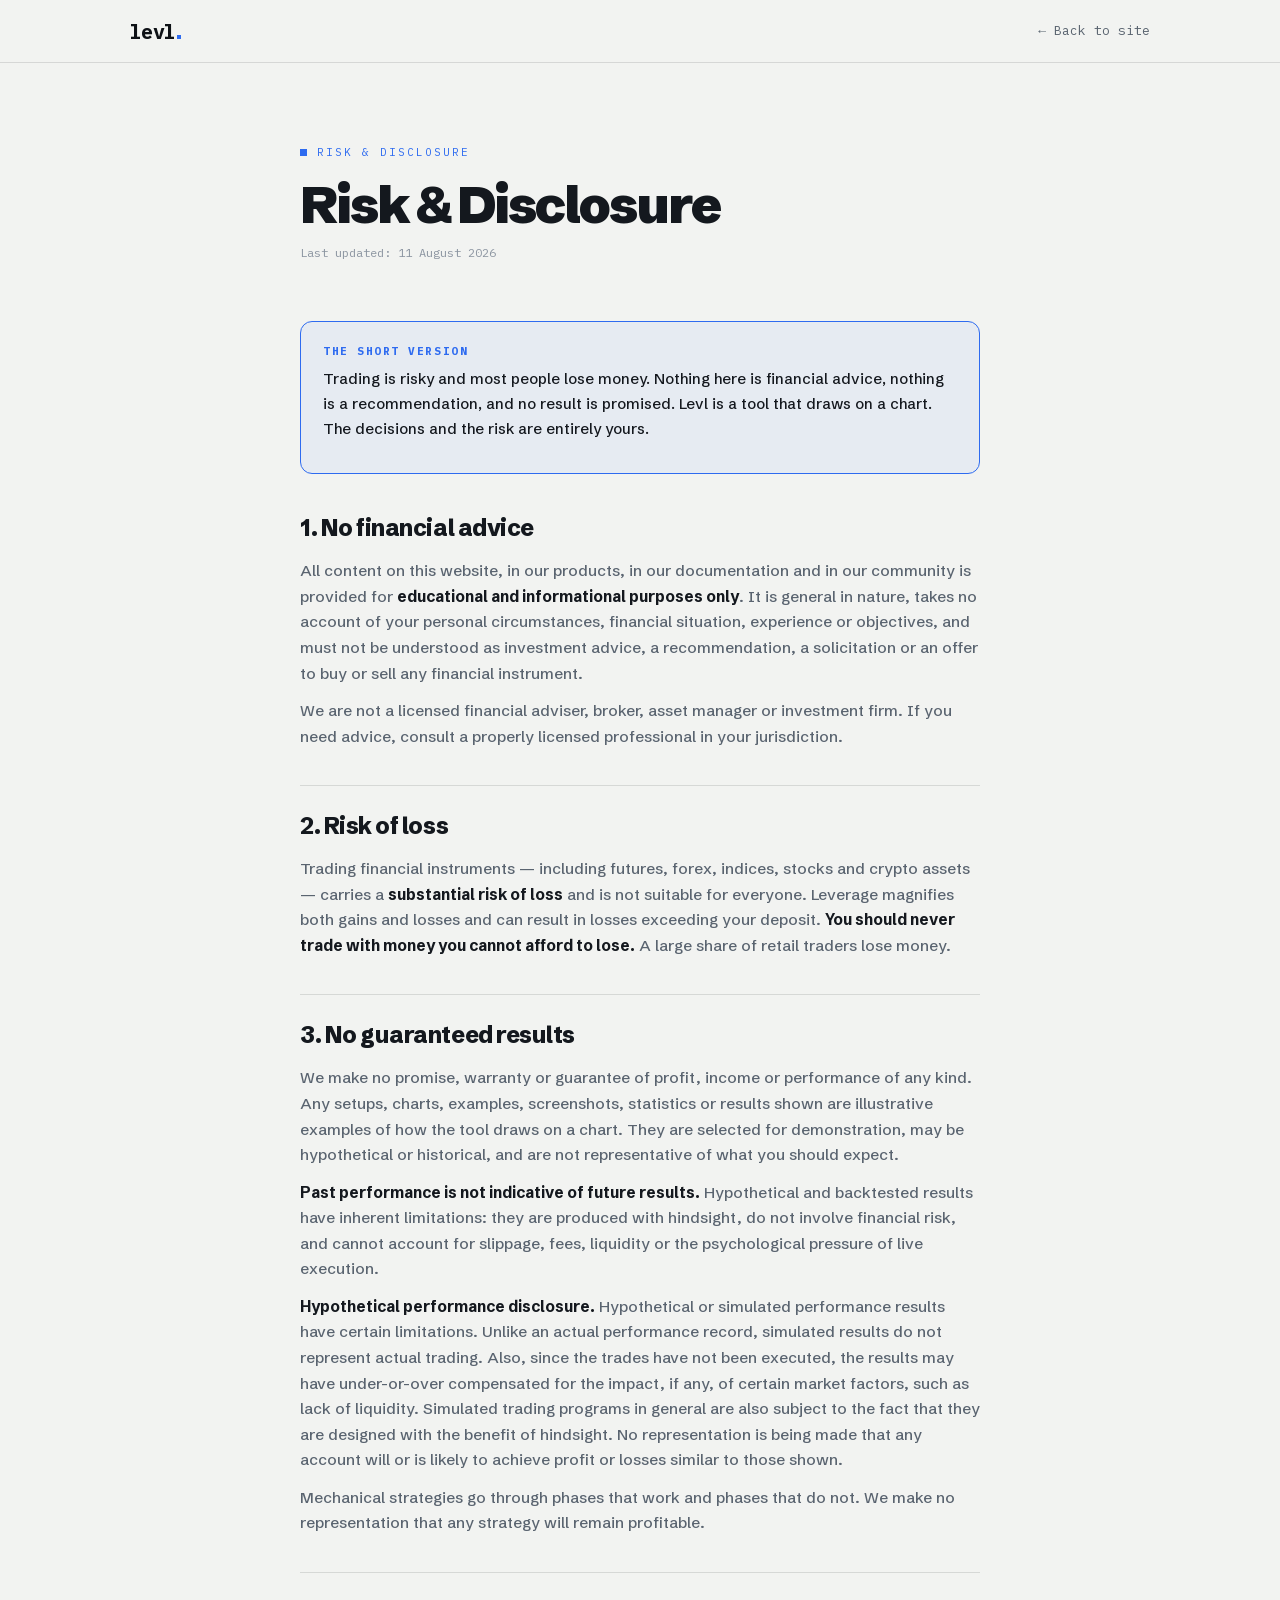
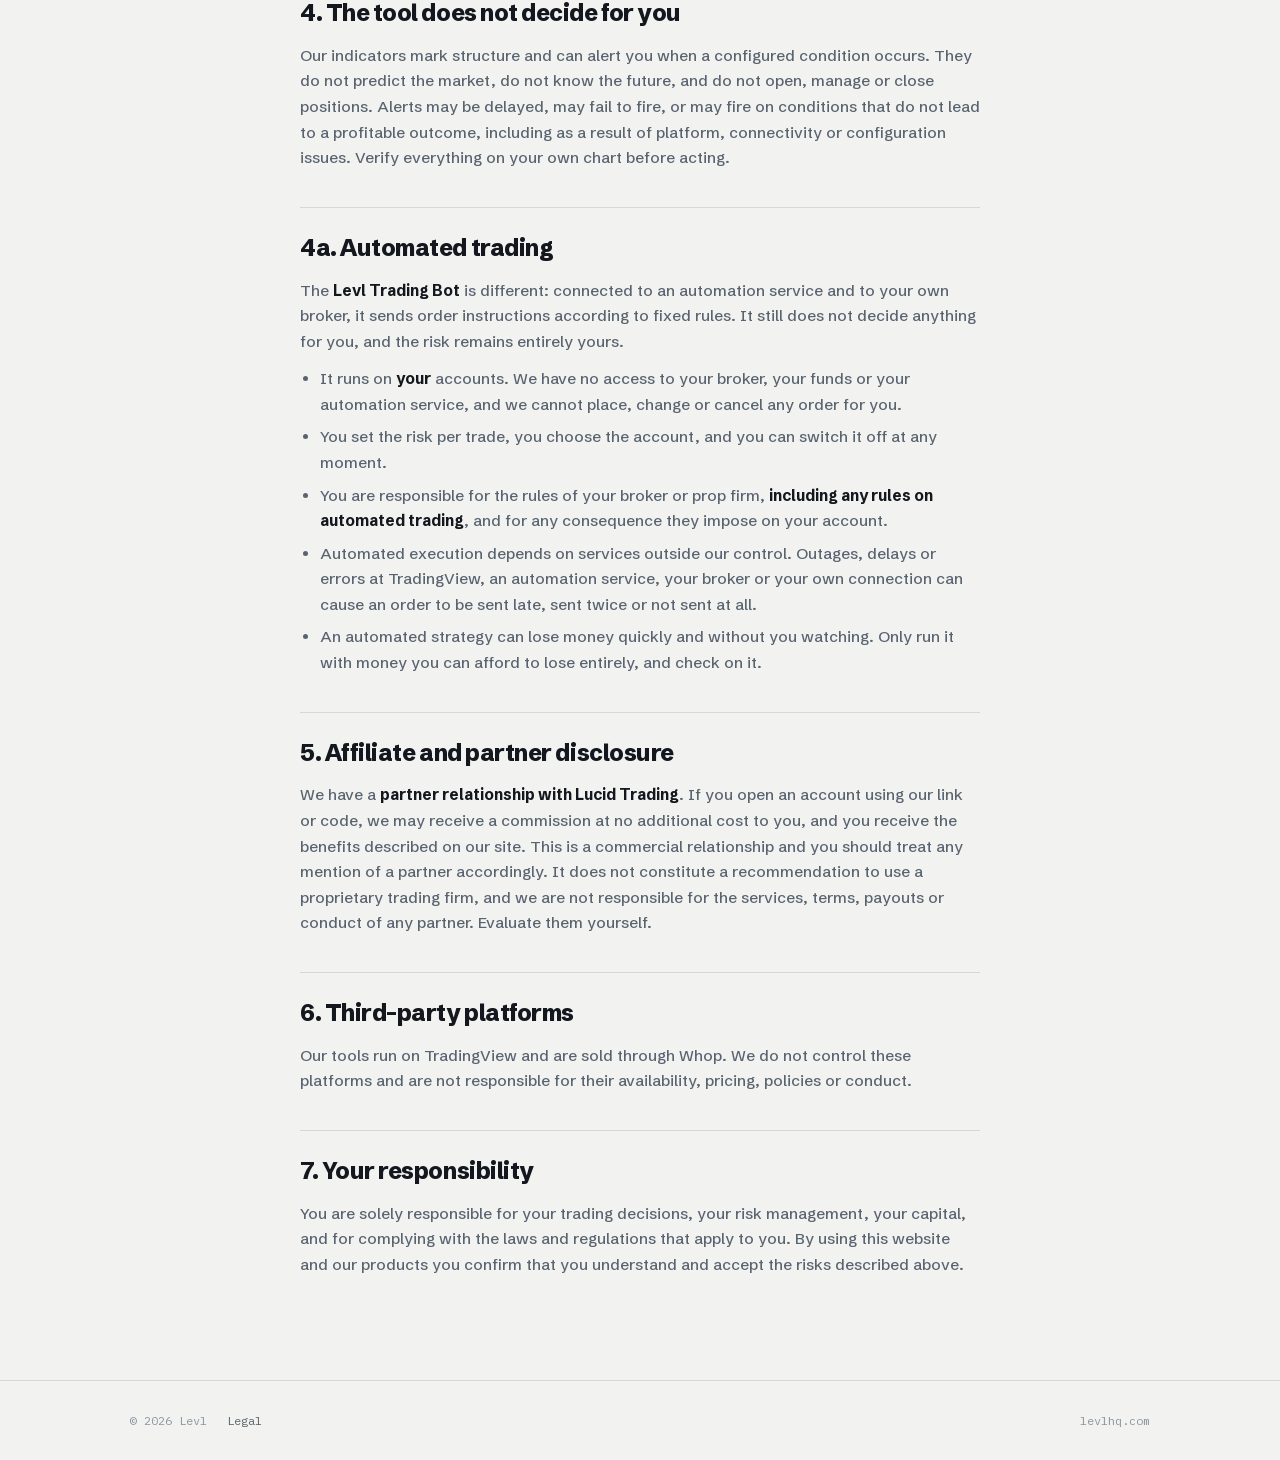
<file: disclaimer.html>
<!doctype html>
<html lang="en">
<head>
<meta charset="utf-8">
<meta name="viewport" content="width=device-width, initial-scale=1">
<meta name="robots" content="noindex,follow">
<meta name="description" content="Trading carries substantial risk. Nothing from Levl is financial advice.">
<link rel="canonical" href="https://levlhq.com/disclaimer.html">
<link rel="icon" type="image/png" sizes="32x32" href="favicon-32.png?v=2">
<link rel="apple-touch-icon" sizes="180x180" href="apple-touch-icon.png?v=2">
<meta name="theme-color" content="#F2F3F1">
<meta property="og:type" content="website">
<meta property="og:site_name" content="Levl">
<meta property="og:title" content="Risk & Disclosure — Levl">
<meta property="og:description" content="Trading carries substantial risk. Nothing from Levl is financial advice.">
<meta property="og:url" content="https://levlhq.com/disclaimer.html">
<meta property="og:image" content="https://levlhq.com/og.png">
<meta property="og:image:width" content="1200">
<meta property="og:image:height" content="630">
<meta name="twitter:card" content="summary_large_image">
<meta name="twitter:title" content="Risk & Disclosure — Levl">
<meta name="twitter:description" content="Trading carries substantial risk. Nothing from Levl is financial advice.">
<meta name="twitter:image" content="https://levlhq.com/og.png">

<title>Risk & Disclosure — Levl</title>
<link rel="stylesheet" href="assets/fonts.css">
<link rel="stylesheet" href="legal.css">
</head>
<body>
<nav><div class="wrap">
  <a class="brand" href="index.html">levl<span class="cur"></span></a>
  <a class="back" href="index.html">← Back to site</a>
</div></nav>
<header class="pg"><div class="wrap">
  <div class="kicker">Risk &amp; Disclosure</div>
  <h1>Risk &amp; Disclosure</h1>
  <div class="upd">Last updated: 11 August 2026</div>
</div></header>
<main><div class="wrap">

<div class="tldr">
  <b>The short version</b>
  <p>Trading is risky and most people lose money. Nothing here is financial advice, nothing is a recommendation, and no result is promised. Levl is a tool that draws on a chart. The decisions and the risk are entirely yours.</p>
</div>

<h2>1. No financial advice</h2>
<p>All content on this website, in our products, in our documentation and in our community is provided for <strong>educational and informational purposes only</strong>. It is general in nature, takes no account of your personal circumstances, financial situation, experience or objectives, and must not be understood as investment advice, a recommendation, a solicitation or an offer to buy or sell any financial instrument.</p>
<p>We are not a licensed financial adviser, broker, asset manager or investment firm. If you need advice, consult a properly licensed professional in your jurisdiction.</p>

<h2>2. Risk of loss</h2>
<p>Trading financial instruments — including futures, forex, indices, stocks and crypto assets — carries a <strong>substantial risk of loss</strong> and is not suitable for everyone. Leverage magnifies both gains and losses and can result in losses exceeding your deposit. <strong>You should never trade with money you cannot afford to lose.</strong> A large share of retail traders lose money.</p>

<h2>3. No guaranteed results</h2>
<p>We make no promise, warranty or guarantee of profit, income or performance of any kind. Any setups, charts, examples, screenshots, statistics or results shown are illustrative examples of how the tool draws on a chart. They are selected for demonstration, may be hypothetical or historical, and are not representative of what you should expect.</p>
<p><strong>Past performance is not indicative of future results.</strong> Hypothetical and backtested results have inherent limitations: they are produced with hindsight, do not involve financial risk, and cannot account for slippage, fees, liquidity or the psychological pressure of live execution.</p>
<p><strong>Hypothetical performance disclosure.</strong> Hypothetical or simulated performance results have certain limitations. Unlike an actual performance record, simulated results do not represent actual trading. Also, since the trades have not been executed, the results may have under-or-over compensated for the impact, if any, of certain market factors, such as lack of liquidity. Simulated trading programs in general are also subject to the fact that they are designed with the benefit of hindsight. No representation is being made that any account will or is likely to achieve profit or losses similar to those shown.</p>
<p>Mechanical strategies go through phases that work and phases that do not. We make no representation that any strategy will remain profitable.</p>

<h2>4. The tool does not decide for you</h2>
<p>Our indicators mark structure and can alert you when a configured condition occurs. They do not predict the market, do not know the future, and do not open, manage or close positions. Alerts may be delayed, may fail to fire, or may fire on conditions that do not lead to a profitable outcome, including as a result of platform, connectivity or configuration issues. Verify everything on your own chart before acting.</p>

<h2>4a. Automated trading</h2>
<p>The <strong>Levl Trading Bot</strong> is different: connected to an automation service and to your own broker, it sends order instructions according to fixed rules. It still does not decide anything for you, and the risk remains entirely yours.</p>
<ul>
  <li>It runs on <strong>your</strong> accounts. We have no access to your broker, your funds or your automation service, and we cannot place, change or cancel any order for you.</li>
  <li>You set the risk per trade, you choose the account, and you can switch it off at any moment.</li>
  <li>You are responsible for the rules of your broker or prop firm, <strong>including any rules on automated trading</strong>, and for any consequence they impose on your account.</li>
  <li>Automated execution depends on services outside our control. Outages, delays or errors at TradingView, an automation service, your broker or your own connection can cause an order to be sent late, sent twice or not sent at all.</li>
  <li>An automated strategy can lose money quickly and without you watching. Only run it with money you can afford to lose entirely, and check on it.</li>
</ul>

<h2>5. Affiliate and partner disclosure</h2>
<p>We have a <strong>partner relationship with Lucid Trading</strong>. If you open an account using our link or code, we may receive a commission at no additional cost to you, and you receive the benefits described on our site. This is a commercial relationship and you should treat any mention of a partner accordingly. It does not constitute a recommendation to use a proprietary trading firm, and we are not responsible for the services, terms, payouts or conduct of any partner. Evaluate them yourself.</p>

<h2>6. Third-party platforms</h2>
<p>Our tools run on TradingView and are sold through Whop. We do not control these platforms and are not responsible for their availability, pricing, policies or conduct.</p>

<h2>7. Your responsibility</h2>
<p>You are solely responsible for your trading decisions, your risk management, your capital, and for complying with the laws and regulations that apply to you. By using this website and our products you confirm that you understand and accept the risks described above.</p>
</div></main>
<footer><div class="wrap">
  <span>© <span id="yr">2026</span> Levl</span>
  <a href="legal.html">Legal</a>
  <span style="margin-left:auto">levlhq.com</span>
</div></footer>
<script>document.getElementById("yr").textContent=new Date().getFullYear();</script>
</body>
</html>
</file>
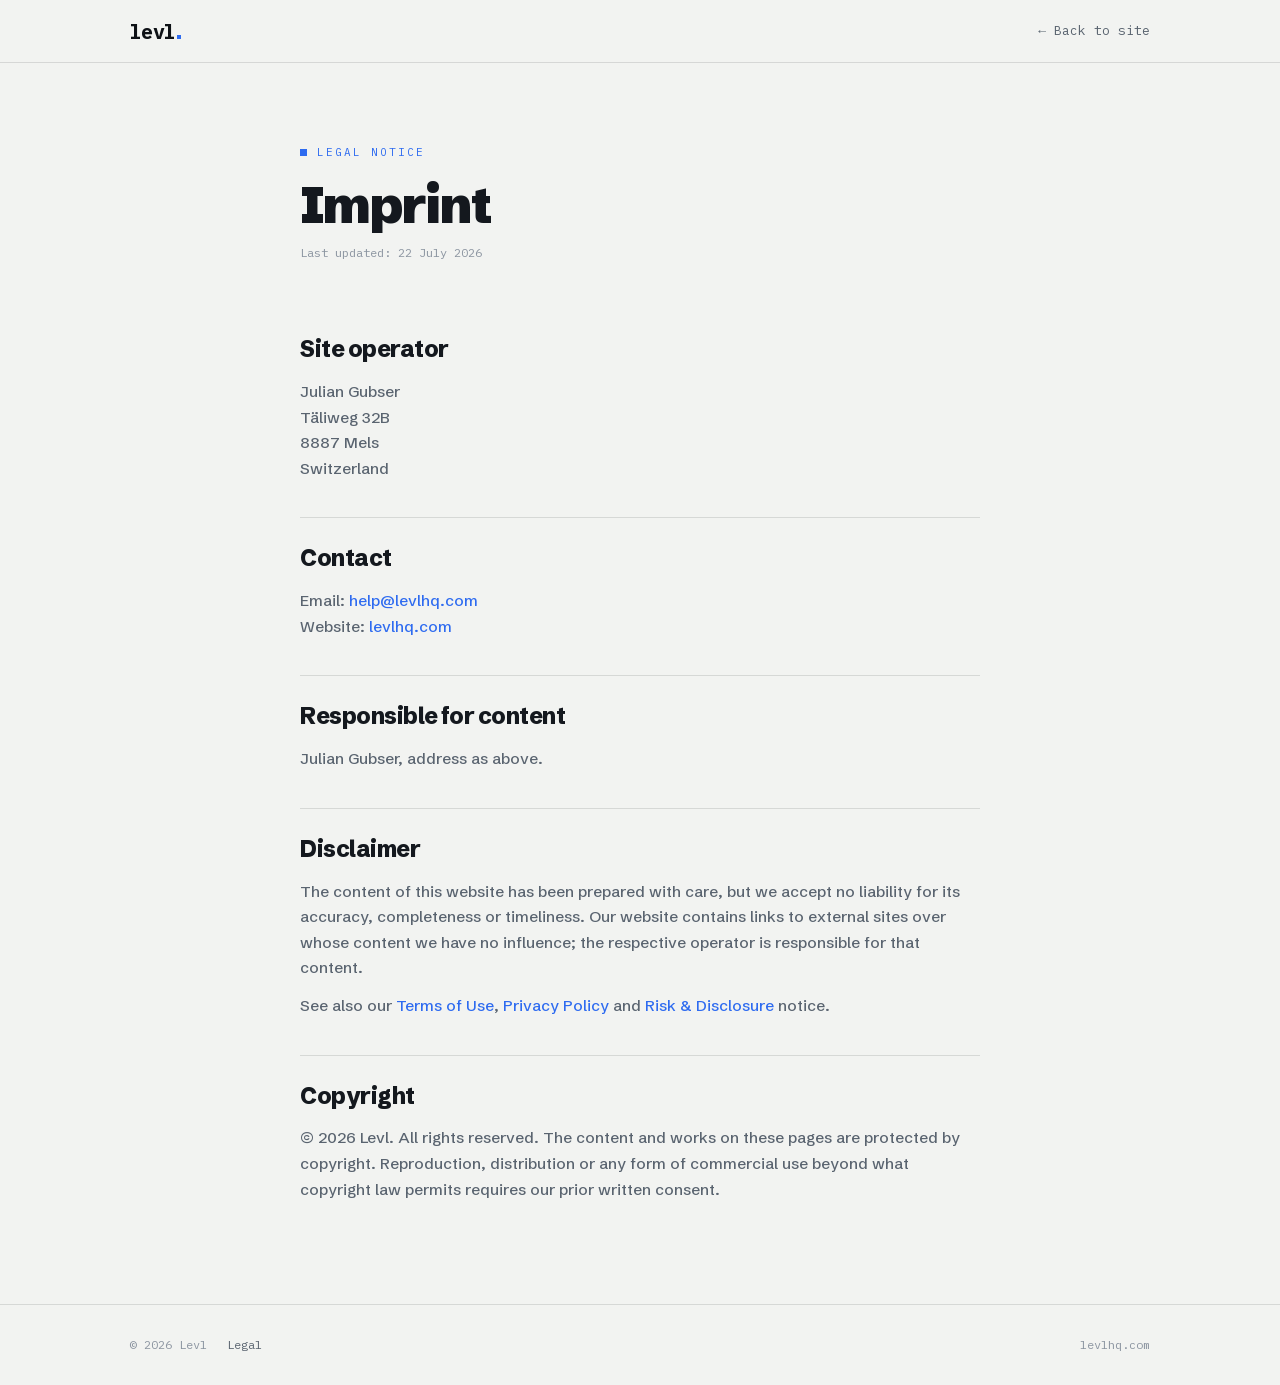
<file: imprint.html>
<!doctype html>
<html lang="en">
<head>
<meta charset="utf-8">
<meta name="viewport" content="width=device-width, initial-scale=1">
<meta name="robots" content="noindex,follow">
<meta name="description" content="Legal notice and operator details for levlhq.com.">
<link rel="canonical" href="https://levlhq.com/imprint.html">
<link rel="icon" type="image/png" sizes="32x32" href="favicon-32.png?v=2">
<link rel="apple-touch-icon" sizes="180x180" href="apple-touch-icon.png?v=2">
<meta name="theme-color" content="#F2F3F1">
<meta property="og:type" content="website">
<meta property="og:site_name" content="Levl">
<meta property="og:title" content="Imprint — Levl">
<meta property="og:description" content="Legal notice and operator details for levlhq.com.">
<meta property="og:url" content="https://levlhq.com/imprint.html">
<meta property="og:image" content="https://levlhq.com/og.png">
<meta property="og:image:width" content="1200">
<meta property="og:image:height" content="630">
<meta name="twitter:card" content="summary_large_image">
<meta name="twitter:title" content="Imprint — Levl">
<meta name="twitter:description" content="Legal notice and operator details for levlhq.com.">
<meta name="twitter:image" content="https://levlhq.com/og.png">

<title>Imprint — Levl</title>
<link rel="stylesheet" href="assets/fonts.css">
<link rel="stylesheet" href="legal.css">
</head>
<body>
<nav><div class="wrap">
  <a class="brand" href="index.html">levl<span class="cur"></span></a>
  <a class="back" href="index.html">← Back to site</a>
</div></nav>
<header class="pg"><div class="wrap">
  <div class="kicker">Legal notice</div>
  <h1>Imprint</h1>
  <div class="upd">Last updated: 22 July 2026</div>
</div></header>
<main><div class="wrap">

<h2>Site operator</h2>
<p>Julian Gubser<br>
Täliweg 32B<br>
8887 Mels<br>
Switzerland</p>

<h2>Contact</h2>
<p>Email: <a href="mailto:help@levlhq.com">help@levlhq.com</a><br>
Website: <a href="index.html">levlhq.com</a></p>

<h2>Responsible for content</h2>
<p>Julian Gubser, address as above.</p>

<h2>Disclaimer</h2>
<p>The content of this website has been prepared with care, but we accept no liability for its accuracy, completeness or timeliness. Our website contains links to external sites over whose content we have no influence; the respective operator is responsible for that content.</p>
<p>See also our <a href="terms.html">Terms of Use</a>, <a href="privacy.html">Privacy Policy</a> and <a href="disclaimer.html">Risk &amp; Disclosure</a> notice.</p>

<h2>Copyright</h2>
<p>© <span id="yr2">2026</span> Levl. All rights reserved. The content and works on these pages are protected by copyright. Reproduction, distribution or any form of commercial use beyond what copyright law permits requires our prior written consent.</p>
<script>document.getElementById("yr2").textContent=new Date().getFullYear();</script>
</div></main>
<footer><div class="wrap">
  <span>© <span id="yr">2026</span> Levl</span>
  <a href="legal.html">Legal</a>
  <span style="margin-left:auto">levlhq.com</span>
</div></footer>
<script>document.getElementById("yr").textContent=new Date().getFullYear();</script>
</body>
</html>
</file>
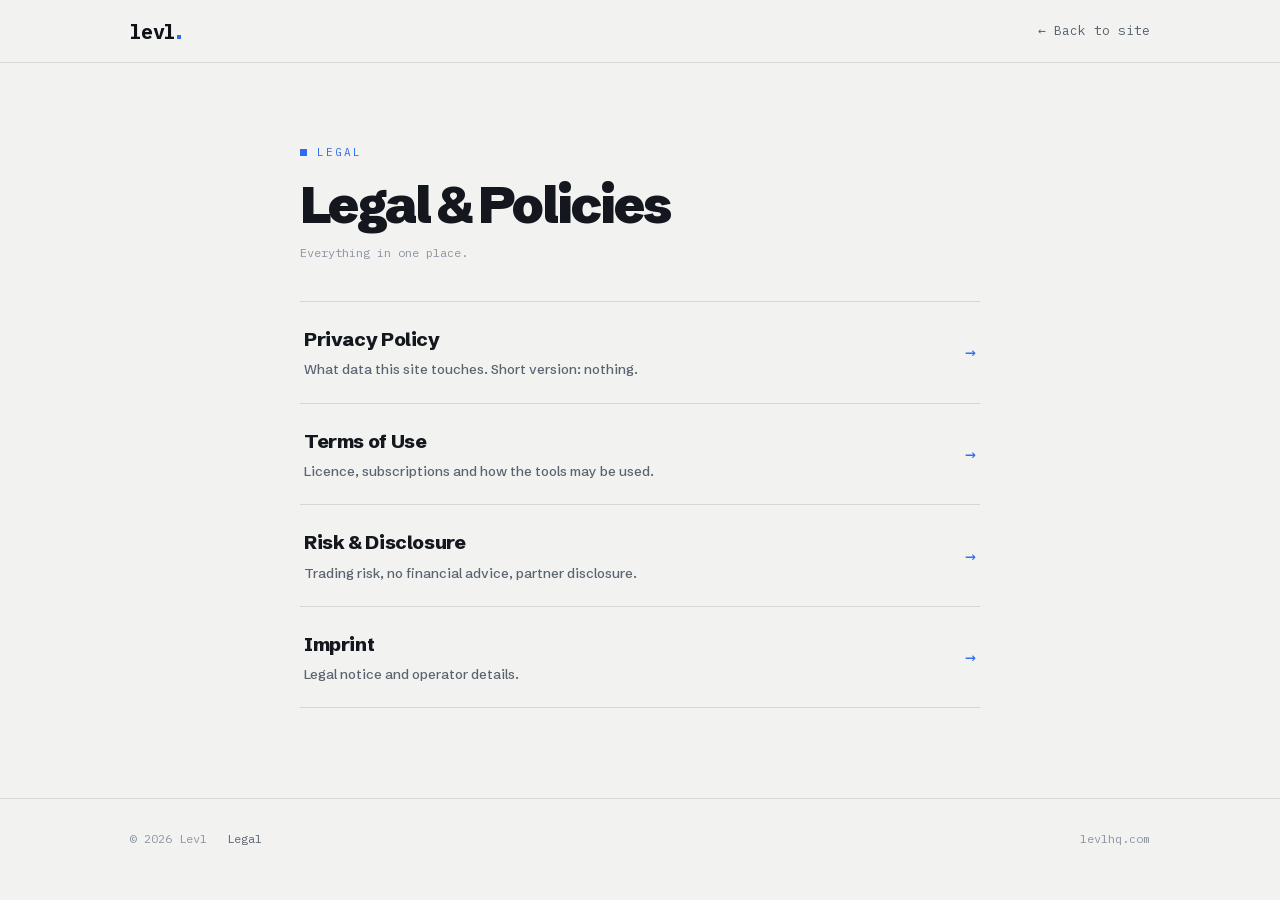
<file: legal.html>
<!doctype html>
<html lang="en">
<head>
<meta charset="utf-8">
<meta name="viewport" content="width=device-width, initial-scale=1">
<meta name="robots" content="noindex,follow">
<title>Legal — Levl</title>
<link rel="icon" type="image/png" sizes="32x32" href="favicon-32.png?v=2">
<link rel="apple-touch-icon" sizes="180x180" href="apple-touch-icon.png?v=2">
<meta name="theme-color" content="#F2F3F1">
<link rel="stylesheet" href="assets/fonts.css">
<link rel="stylesheet" href="legal.css">
<style>
  .legal-list{display:flex;flex-direction:column;gap:0;margin-top:6px}
  .legal-item{display:flex;justify-content:space-between;align-items:center;gap:20px;
    padding:22px 4px;border-bottom:1px solid var(--line);text-decoration:none;color:inherit;transition:padding .15s}
  .legal-item:hover{padding-left:12px;text-decoration:none}
  .legal-item:first-child{border-top:1px solid var(--line)}
  .legal-item .li-text h2{border:0;padding:0;margin:0 0 3px;font-size:19px}
  .legal-item .li-text p{margin:0;font-size:13.5px;color:var(--muted)}
  .legal-item .li-arrow{font-family:var(--mono);color:var(--sig);font-size:18px;flex:none}
</style>
</head>
<body>
<nav><div class="wrap">
  <a class="brand" href="index.html">levl<span class="cur"></span></a>
  <a class="back" href="index.html">← Back to site</a>
</div></nav>
<header class="pg"><div class="wrap">
  <div class="kicker">Legal</div>
  <h1>Legal &amp; Policies</h1>
  <div class="upd">Everything in one place.</div>
</div></header>
<main><div class="wrap">
  <div class="legal-list">
    <a class="legal-item" href="privacy.html">
      <span class="li-text"><h2>Privacy Policy</h2><p>What data this site touches. Short version: nothing.</p></span>
      <span class="li-arrow">→</span>
    </a>
    <a class="legal-item" href="terms.html">
      <span class="li-text"><h2>Terms of Use</h2><p>Licence, subscriptions and how the tools may be used.</p></span>
      <span class="li-arrow">→</span>
    </a>
    <a class="legal-item" href="disclaimer.html">
      <span class="li-text"><h2>Risk &amp; Disclosure</h2><p>Trading risk, no financial advice, partner disclosure.</p></span>
      <span class="li-arrow">→</span>
    </a>
    <a class="legal-item" href="imprint.html">
      <span class="li-text"><h2>Imprint</h2><p>Legal notice and operator details.</p></span>
      <span class="li-arrow">→</span>
    </a>
  </div>
</div></main>
<footer><div class="wrap">
  <span>© <span id="yr">2026</span> Levl</span>
  <a href="legal.html">Legal</a>
  <span style="margin-left:auto">levlhq.com</span>
</div></footer>
<script>document.getElementById("yr").textContent=new Date().getFullYear();</script>
</body>
</html>
</file>
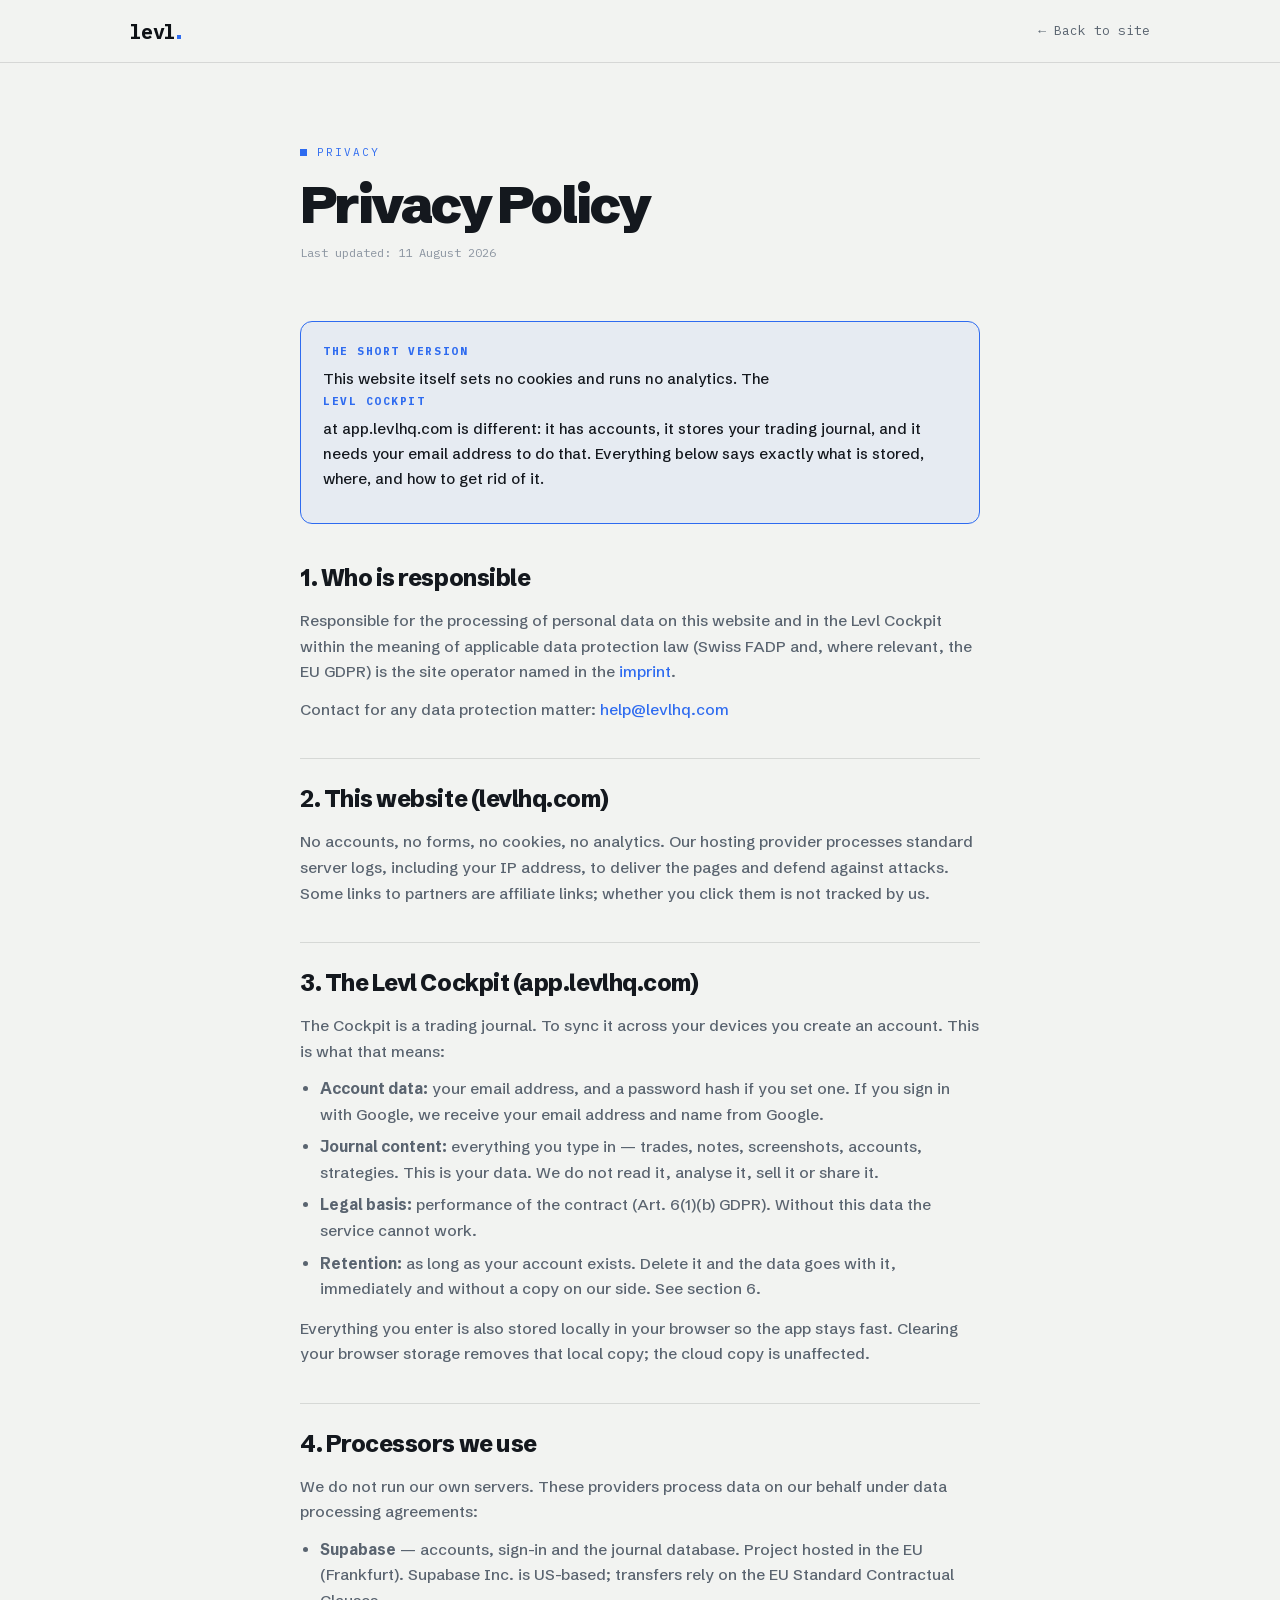
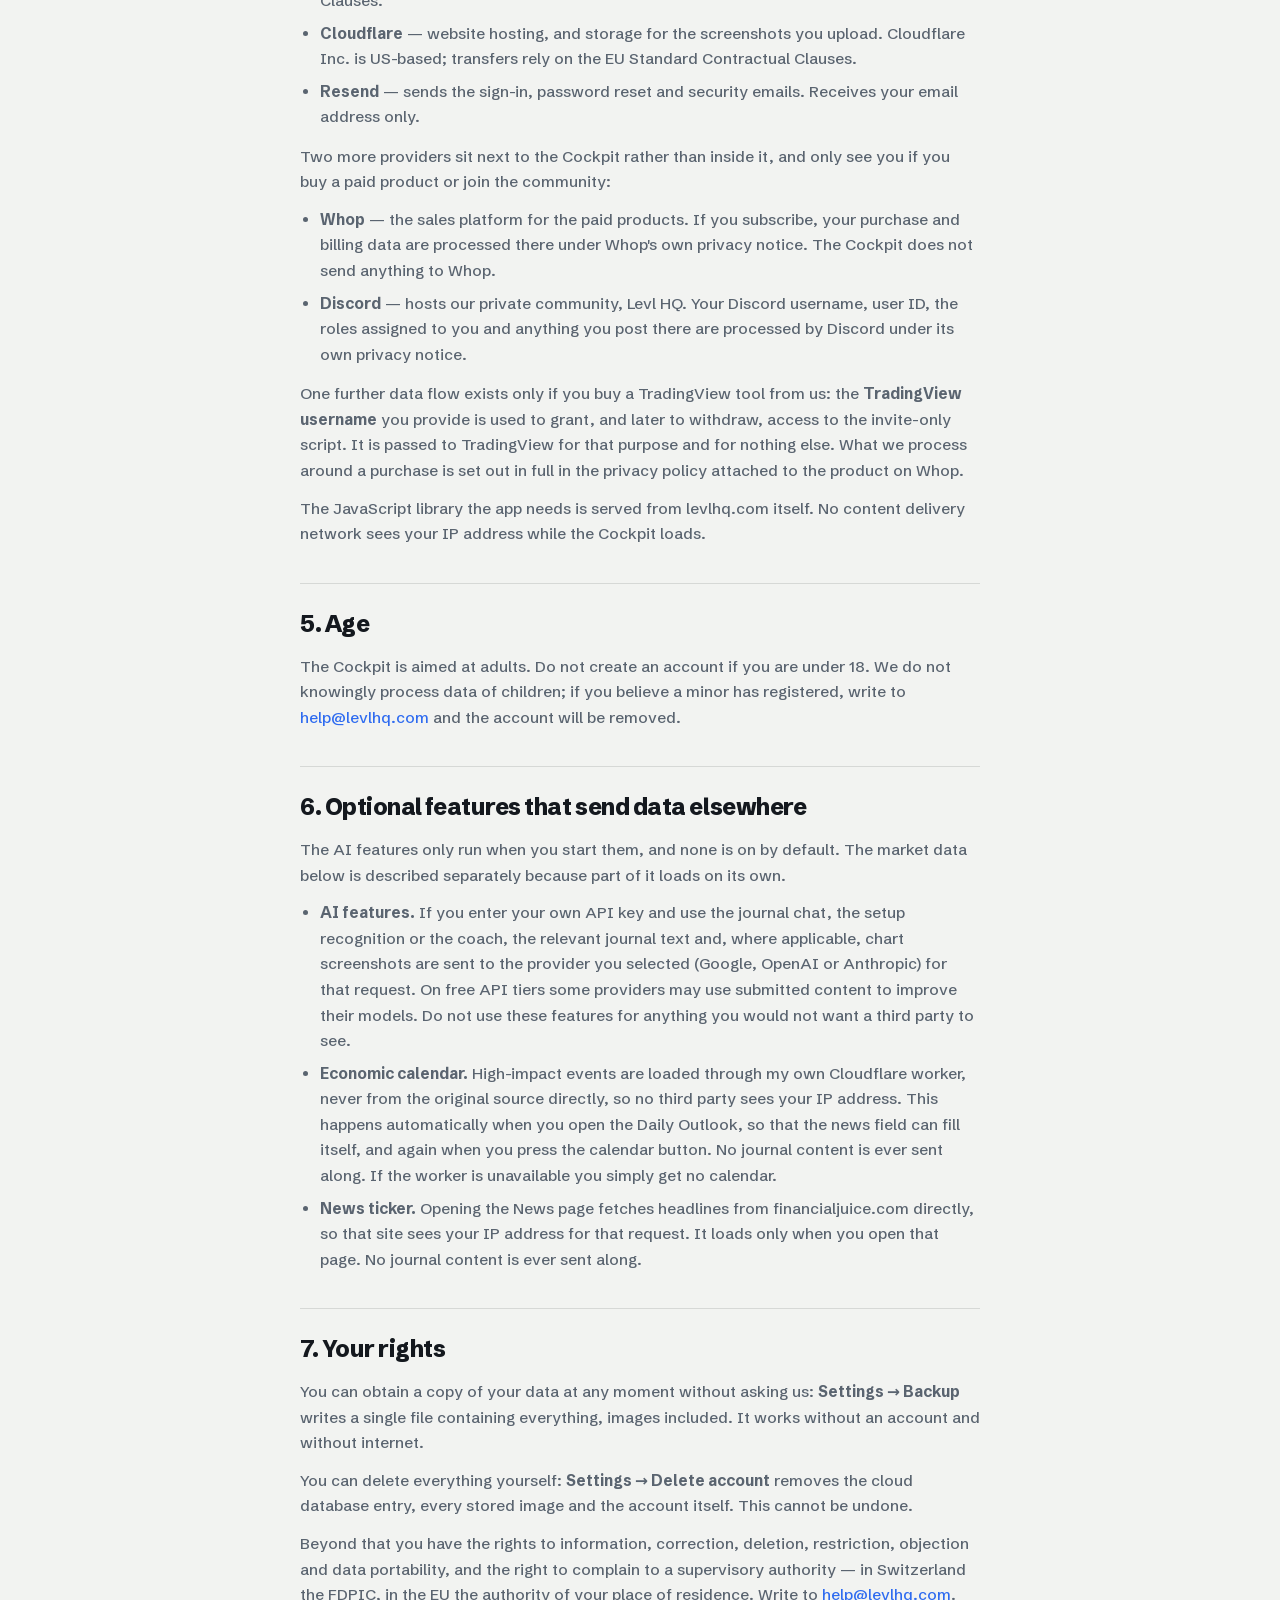
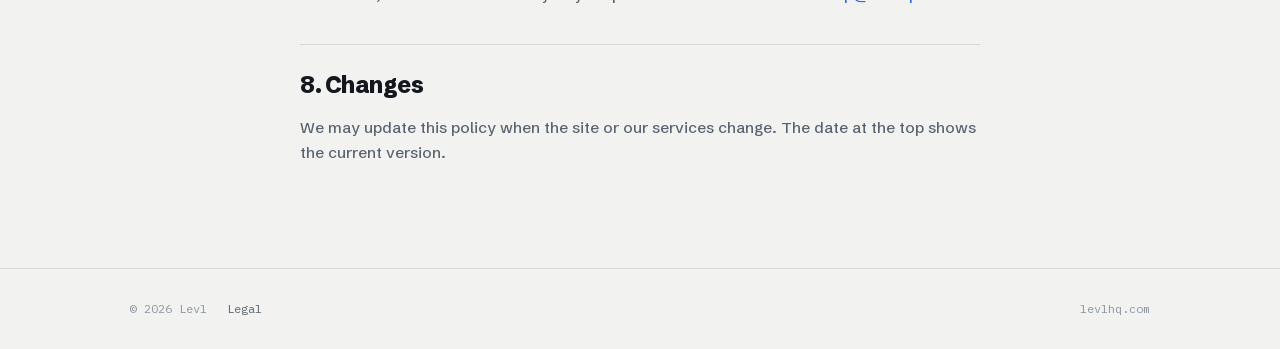
<file: privacy.html>
<!doctype html>
<html lang="en">
<head>
<meta charset="utf-8">
<meta name="viewport" content="width=device-width, initial-scale=1">
<meta name="robots" content="noindex,follow">
<meta name="description" content="What Levl stores, where it lives, and how to get rid of it. No analytics, no ad networks, no data selling.">
<link rel="canonical" href="https://levlhq.com/privacy.html">
<link rel="icon" type="image/png" sizes="32x32" href="favicon-32.png?v=2">
<link rel="apple-touch-icon" sizes="180x180" href="apple-touch-icon.png?v=2">
<meta name="theme-color" content="#F2F3F1">
<meta property="og:type" content="website">
<meta property="og:site_name" content="Levl">
<meta property="og:title" content="Privacy Policy — Levl">
<meta property="og:description" content="What Levl stores, where it lives, and how to get rid of it. No analytics, no ad networks, no data selling.">
<meta property="og:url" content="https://levlhq.com/privacy.html">
<meta property="og:image" content="https://levlhq.com/og.png">
<meta property="og:image:width" content="1200">
<meta property="og:image:height" content="630">
<meta name="twitter:card" content="summary_large_image">
<meta name="twitter:title" content="Privacy Policy — Levl">
<meta name="twitter:description" content="What Levl stores, where it lives, and how to get rid of it. No analytics, no ad networks, no data selling.">
<meta name="twitter:image" content="https://levlhq.com/og.png">

<title>Privacy Policy — Levl</title>
<link rel="stylesheet" href="assets/fonts.css">
<link rel="stylesheet" href="legal.css">
</head>
<body>
<nav><div class="wrap">
  <a class="brand" href="index.html">levl<span class="cur"></span></a>
  <a class="back" href="index.html">← Back to site</a>
</div></nav>
<header class="pg"><div class="wrap">
  <div class="kicker">Privacy</div>
  <h1>Privacy Policy</h1>
  <div class="upd">Last updated: 11 August 2026</div>
</div></header>
<main><div class="wrap">

<div class="tldr">
  <b>The short version</b>
  <p>This website itself sets no cookies and runs no analytics. The <b>Levl Cockpit</b> at app.levlhq.com is different: it has accounts, it stores your trading journal, and it needs your email address to do that. Everything below says exactly what is stored, where, and how to get rid of it.</p>
</div>

<h2>1. Who is responsible</h2>
<p>Responsible for the processing of personal data on this website and in the Levl Cockpit within the meaning of applicable data protection law (Swiss FADP and, where relevant, the EU GDPR) is the site operator named in the <a href="imprint.html">imprint</a>.</p>
<p>Contact for any data protection matter: <a href="mailto:help@levlhq.com">help@levlhq.com</a></p>

<h2>2. This website (levlhq.com)</h2>
<p>No accounts, no forms, no cookies, no analytics. Our hosting provider processes standard server logs, including your IP address, to deliver the pages and defend against attacks. Some links to partners are affiliate links; whether you click them is not tracked by us.</p>

<h2>3. The Levl Cockpit (app.levlhq.com)</h2>
<p>The Cockpit is a trading journal. To sync it across your devices you create an account. This is what that means:</p>
<ul>
  <li><b>Account data:</b> your email address, and a password hash if you set one. If you sign in with Google, we receive your email address and name from Google.</li>
  <li><b>Journal content:</b> everything you type in — trades, notes, screenshots, accounts, strategies. This is your data. We do not read it, analyse it, sell it or share it.</li>
  <li><b>Legal basis:</b> performance of the contract (Art. 6(1)(b) GDPR). Without this data the service cannot work.</li>
  <li><b>Retention:</b> as long as your account exists. Delete it and the data goes with it, immediately and without a copy on our side. See section 6.</li>
</ul>
<p>Everything you enter is also stored locally in your browser so the app stays fast. Clearing your browser storage removes that local copy; the cloud copy is unaffected.</p>

<h2>4. Processors we use</h2>
<p>We do not run our own servers. These providers process data on our behalf under data processing agreements:</p>
<ul>
  <li><b>Supabase</b> — accounts, sign-in and the journal database. Project hosted in the EU (Frankfurt). Supabase Inc. is US-based; transfers rely on the EU Standard Contractual Clauses.</li>
  <li><b>Cloudflare</b> — website hosting, and storage for the screenshots you upload. Cloudflare Inc. is US-based; transfers rely on the EU Standard Contractual Clauses.</li>
  <li><b>Resend</b> — sends the sign-in, password reset and security emails. Receives your email address only.</li>
</ul>
<p>Two more providers sit next to the Cockpit rather than inside it, and only see you if you buy a paid product or join the community:</p>
<ul>
  <li><b>Whop</b> — the sales platform for the paid products. If you subscribe, your purchase and billing data are processed there under Whop's own privacy notice. The Cockpit does not send anything to Whop.</li>
  <li><b>Discord</b> — hosts our private community, Levl HQ. Your Discord username, user ID, the roles assigned to you and anything you post there are processed by Discord under its own privacy notice.</li>
</ul>
<p>One further data flow exists only if you buy a TradingView tool from us: the <b>TradingView username</b> you provide is used to grant, and later to withdraw, access to the invite-only script. It is passed to TradingView for that purpose and for nothing else. What we process around a purchase is set out in full in the privacy policy attached to the product on Whop.</p>
<p>The JavaScript library the app needs is served from levlhq.com itself. No content delivery network sees your IP address while the Cockpit loads.</p>

<h2>5. Age</h2>
<p>The Cockpit is aimed at adults. Do not create an account if you are under 18. We do not knowingly process data of children; if you believe a minor has registered, write to <a href="mailto:help@levlhq.com">help@levlhq.com</a> and the account will be removed.</p>

<h2>6. Optional features that send data elsewhere</h2>
<p>The AI features only run when you start them, and none is on by default. The market data below is described separately because part of it loads on its own.</p>
<ul>
  <li><b>AI features.</b> If you enter your own API key and use the journal chat, the setup recognition or the coach, the relevant journal text and, where applicable, chart screenshots are sent to the provider you selected (Google, OpenAI or Anthropic) for that request. On free API tiers some providers may use submitted content to improve their models. Do not use these features for anything you would not want a third party to see.</li>
  <li><b>Economic calendar.</b> High-impact events are loaded through my own Cloudflare worker, never from the original source directly, so no third party sees your IP address. This happens automatically when you open the Daily Outlook, so that the news field can fill itself, and again when you press the calendar button. No journal content is ever sent along. If the worker is unavailable you simply get no calendar.</li>
  <li><b>News ticker.</b> Opening the News page fetches headlines from financialjuice.com directly, so that site sees your IP address for that request. It loads only when you open that page. No journal content is ever sent along.</li>
</ul>

<h2>7. Your rights</h2>
<p>You can obtain a copy of your data at any moment without asking us: <b>Settings → Backup</b> writes a single file containing everything, images included. It works without an account and without internet.</p>
<p>You can delete everything yourself: <b>Settings → Delete account</b> removes the cloud database entry, every stored image and the account itself. This cannot be undone.</p>
<p>Beyond that you have the rights to information, correction, deletion, restriction, objection and data portability, and the right to complain to a supervisory authority — in Switzerland the FDPIC, in the EU the authority of your place of residence. Write to <a href="mailto:help@levlhq.com">help@levlhq.com</a>.</p>

<h2>8. Changes</h2>
<p>We may update this policy when the site or our services change. The date at the top shows the current version.</p>
</div></main>
<footer><div class="wrap">
  <span>© <span id="yr">2026</span> Levl</span>
  <a href="legal.html">Legal</a>
  <span style="margin-left:auto">levlhq.com</span>
</div></footer>
<script>document.getElementById("yr").textContent=new Date().getFullYear();</script>
</body>
</html>
</file>
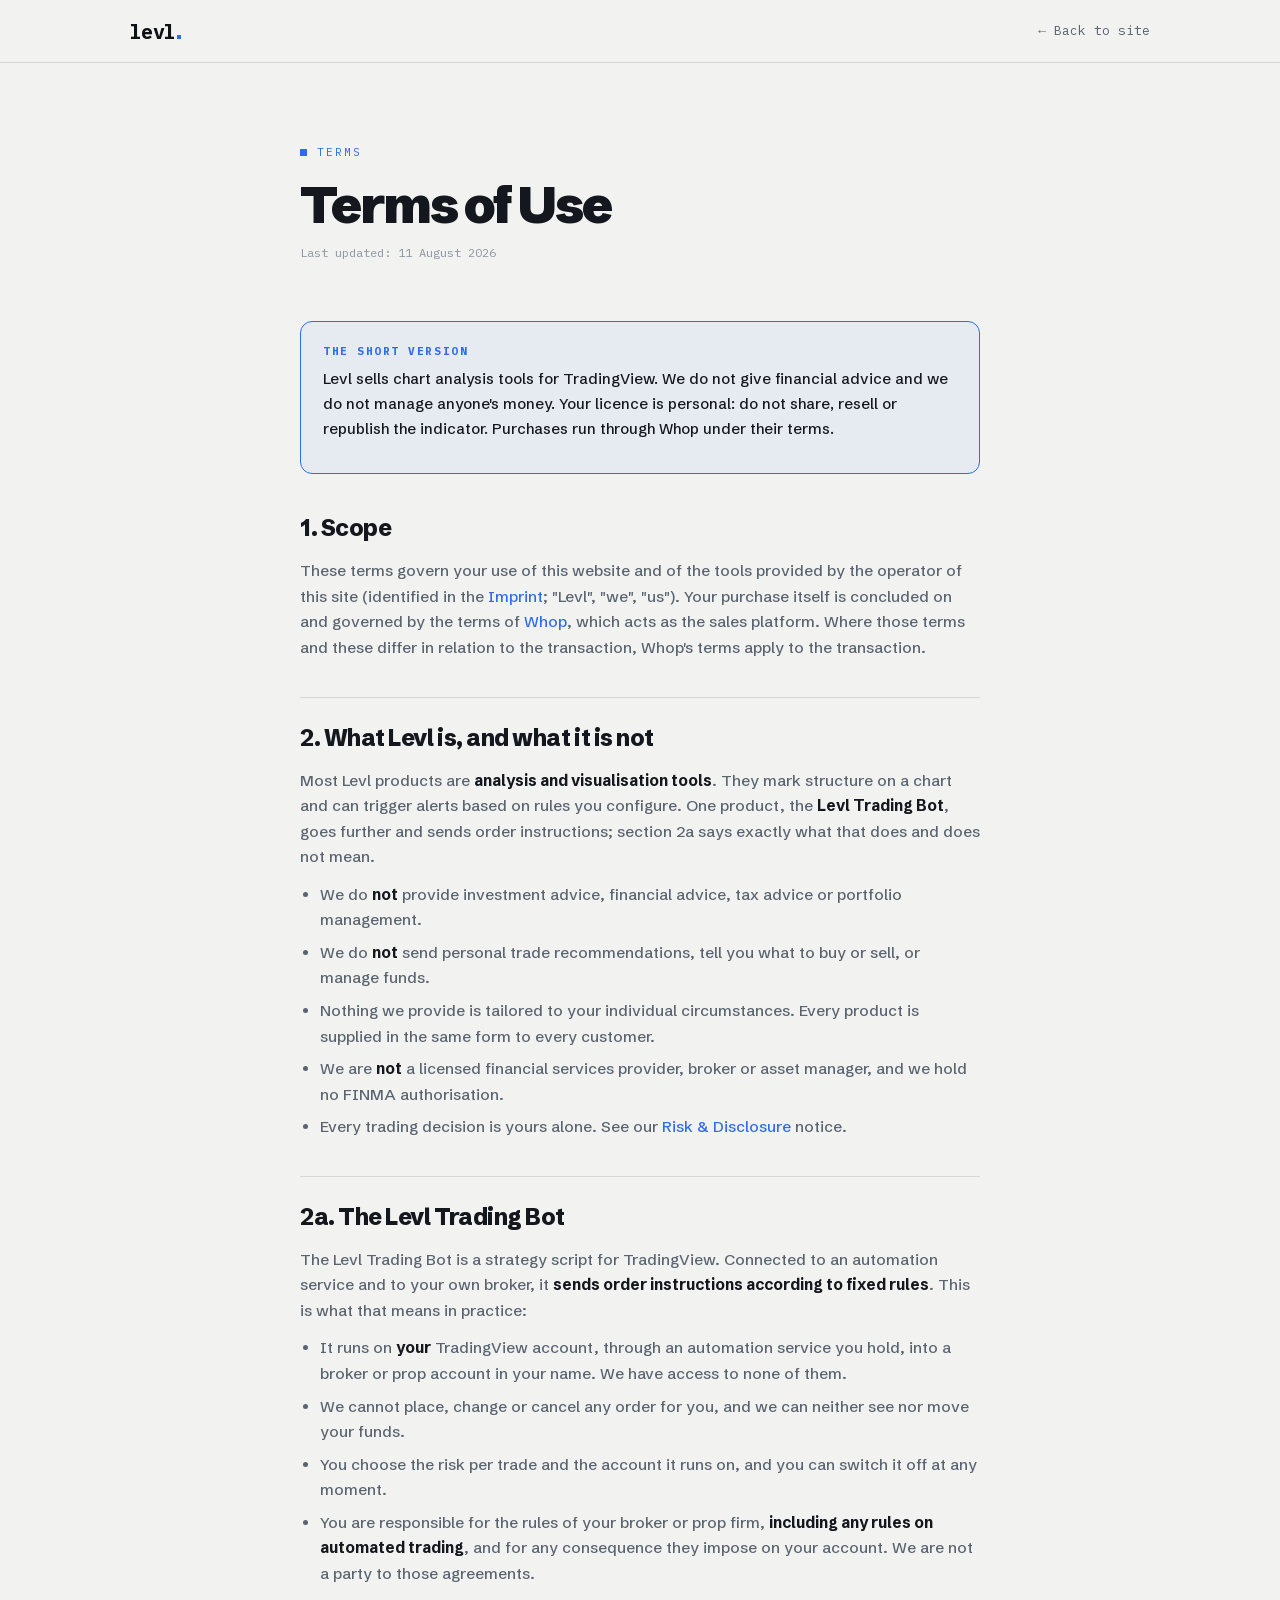
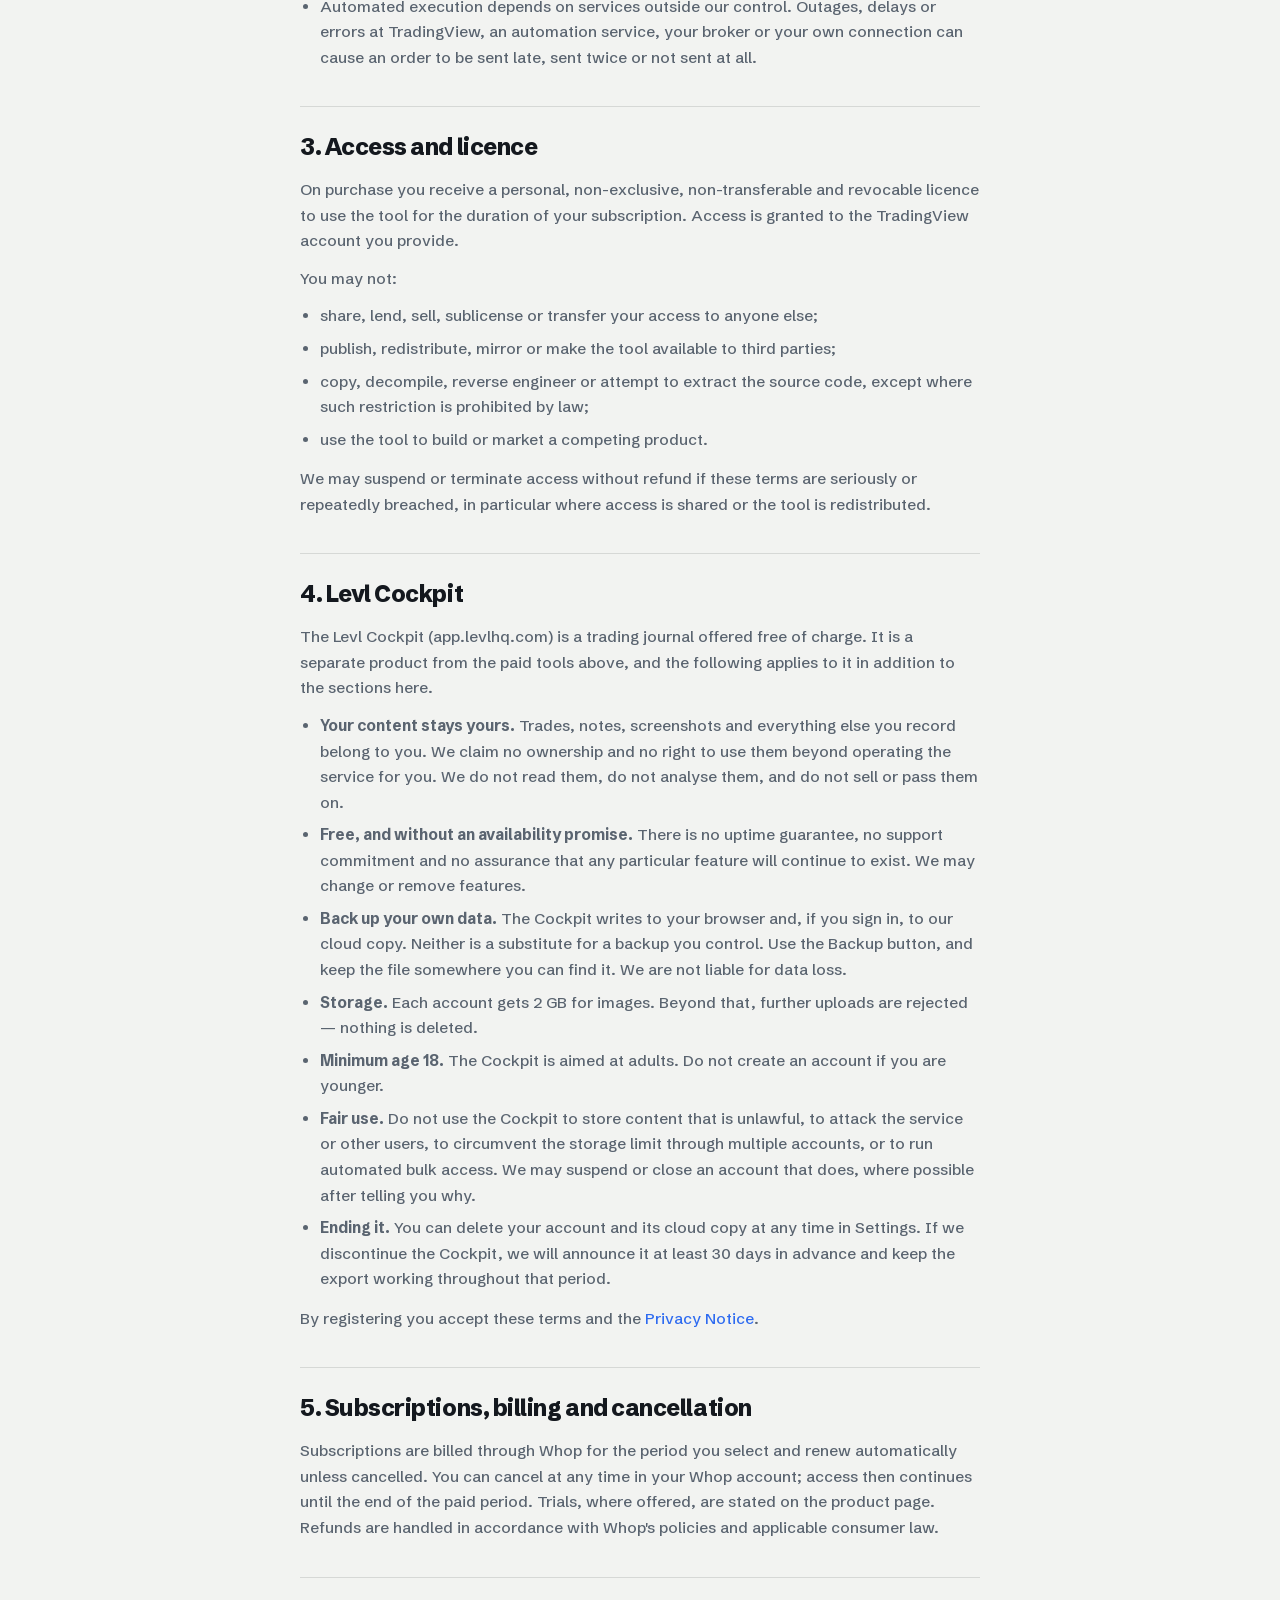
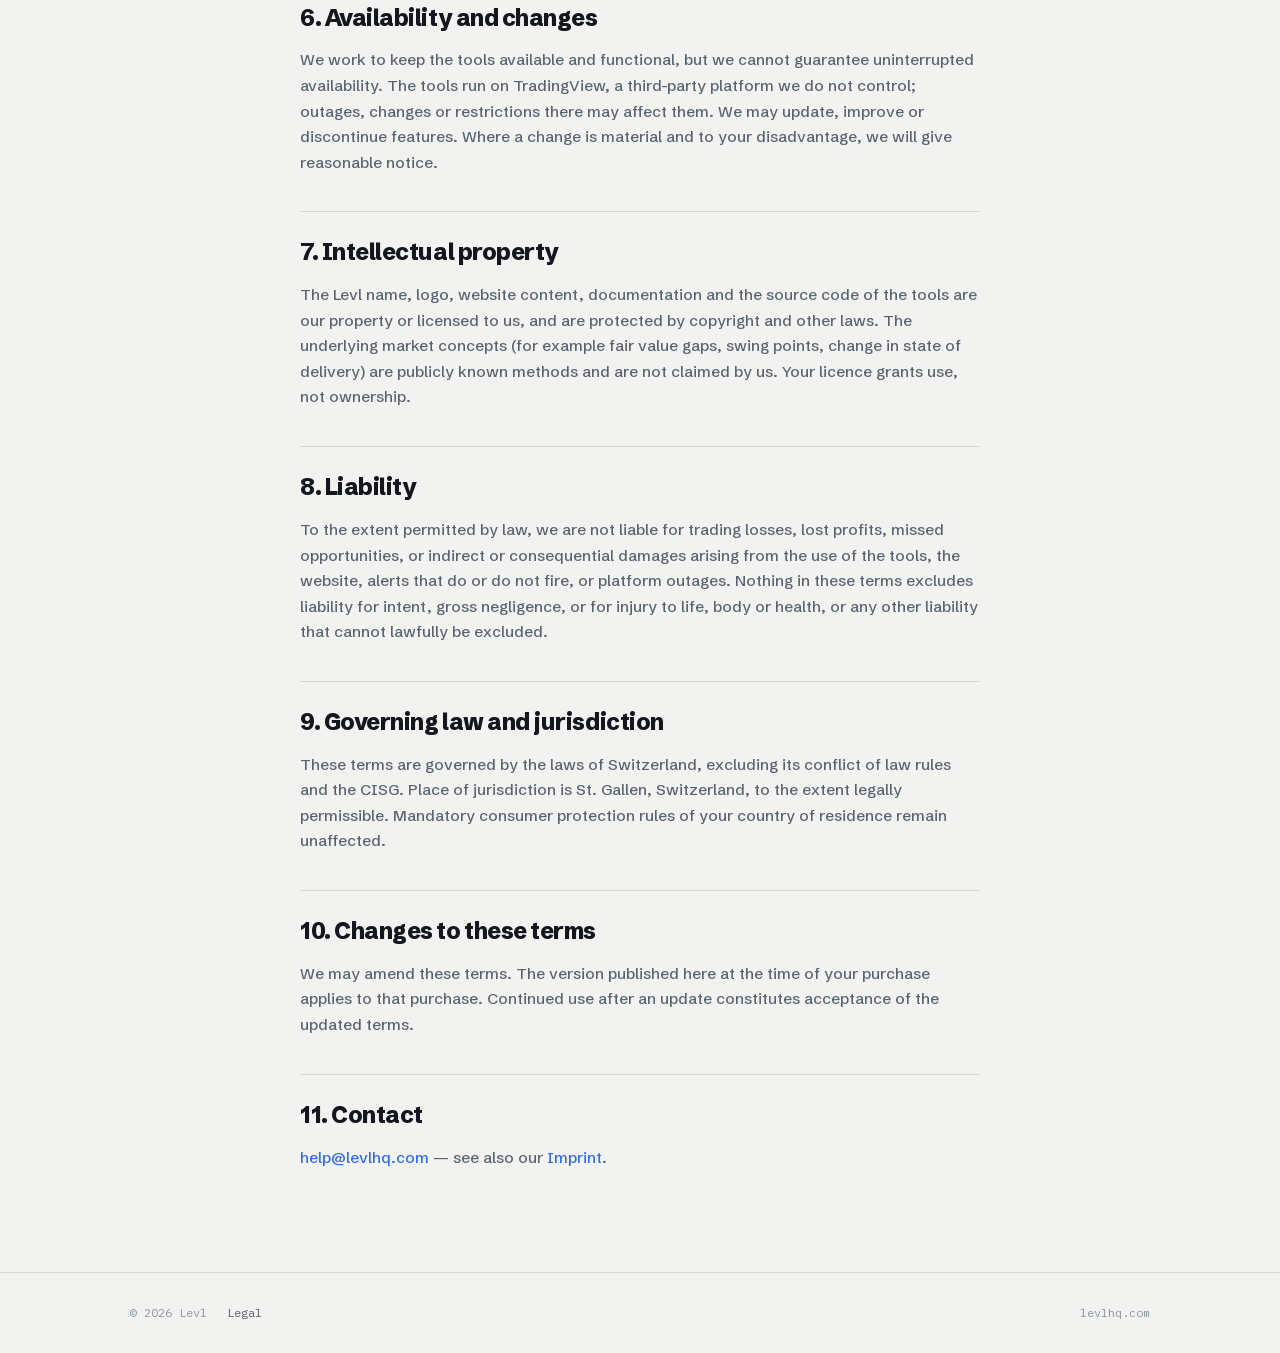
<file: terms.html>
<!doctype html>
<html lang="en">
<head>
<meta charset="utf-8">
<meta name="viewport" content="width=device-width, initial-scale=1">
<meta name="robots" content="noindex,follow">
<meta name="description" content="Licence, subscriptions and liability for Levl's TradingView tools.">
<link rel="canonical" href="https://levlhq.com/terms.html">
<link rel="icon" type="image/png" sizes="32x32" href="favicon-32.png?v=2">
<link rel="apple-touch-icon" sizes="180x180" href="apple-touch-icon.png?v=2">
<meta name="theme-color" content="#F2F3F1">
<meta property="og:type" content="website">
<meta property="og:site_name" content="Levl">
<meta property="og:title" content="Terms of Use — Levl">
<meta property="og:description" content="Licence, subscriptions and liability for Levl's TradingView tools.">
<meta property="og:url" content="https://levlhq.com/terms.html">
<meta property="og:image" content="https://levlhq.com/og.png">
<meta property="og:image:width" content="1200">
<meta property="og:image:height" content="630">
<meta name="twitter:card" content="summary_large_image">
<meta name="twitter:title" content="Terms of Use — Levl">
<meta name="twitter:description" content="Licence, subscriptions and liability for Levl's TradingView tools.">
<meta name="twitter:image" content="https://levlhq.com/og.png">

<title>Terms of Use — Levl</title>
<link rel="stylesheet" href="assets/fonts.css">
<link rel="stylesheet" href="legal.css">
</head>
<body>
<nav><div class="wrap">
  <a class="brand" href="index.html">levl<span class="cur"></span></a>
  <a class="back" href="index.html">← Back to site</a>
</div></nav>
<header class="pg"><div class="wrap">
  <div class="kicker">Terms</div>
  <h1>Terms of Use</h1>
  <div class="upd">Last updated: 11 August 2026</div>
</div></header>
<main><div class="wrap">

<div class="tldr">
  <b>The short version</b>
  <p>Levl sells chart analysis tools for TradingView. We do not give financial advice and we do not manage anyone's money. Your licence is personal: do not share, resell or republish the indicator. Purchases run through Whop under their terms.</p>
</div>

<h2>1. Scope</h2>
<p>These terms govern your use of this website and of the tools provided by the operator of this site (identified in the <a href="imprint.html">Imprint</a>; "Levl", "we", "us"). Your purchase itself is concluded on and governed by the terms of <a href="https://whop.com" rel="noopener">Whop</a>, which acts as the sales platform. Where those terms and these differ in relation to the transaction, Whop's terms apply to the transaction.</p>

<h2>2. What Levl is, and what it is not</h2>
<p>Most Levl products are <strong>analysis and visualisation tools</strong>. They mark structure on a chart and can trigger alerts based on rules you configure. One product, the <strong>Levl Trading Bot</strong>, goes further and sends order instructions; section 2a says exactly what that does and does not mean.</p>
<ul>
  <li>We do <strong>not</strong> provide investment advice, financial advice, tax advice or portfolio management.</li>
  <li>We do <strong>not</strong> send personal trade recommendations, tell you what to buy or sell, or manage funds.</li>
  <li>Nothing we provide is tailored to your individual circumstances. Every product is supplied in the same form to every customer.</li>
  <li>We are <strong>not</strong> a licensed financial services provider, broker or asset manager, and we hold no FINMA authorisation.</li>
  <li>Every trading decision is yours alone. See our <a href="disclaimer.html">Risk &amp; Disclosure</a> notice.</li>
</ul>

<h2>2a. The Levl Trading Bot</h2>
<p>The Levl Trading Bot is a strategy script for TradingView. Connected to an automation service and to your own broker, it <strong>sends order instructions according to fixed rules</strong>. This is what that means in practice:</p>
<ul>
  <li>It runs on <strong>your</strong> TradingView account, through an automation service you hold, into a broker or prop account in your name. We have access to none of them.</li>
  <li>We cannot place, change or cancel any order for you, and we can neither see nor move your funds.</li>
  <li>You choose the risk per trade and the account it runs on, and you can switch it off at any moment.</li>
  <li>You are responsible for the rules of your broker or prop firm, <strong>including any rules on automated trading</strong>, and for any consequence they impose on your account. We are not a party to those agreements.</li>
  <li>Automated execution depends on services outside our control. Outages, delays or errors at TradingView, an automation service, your broker or your own connection can cause an order to be sent late, sent twice or not sent at all.</li>
</ul>

<h2>3. Access and licence</h2>
<p>On purchase you receive a personal, non-exclusive, non-transferable and revocable licence to use the tool for the duration of your subscription. Access is granted to the TradingView account you provide.</p>
<p>You may not:</p>
<ul>
  <li>share, lend, sell, sublicense or transfer your access to anyone else;</li>
  <li>publish, redistribute, mirror or make the tool available to third parties;</li>
  <li>copy, decompile, reverse engineer or attempt to extract the source code, except where such restriction is prohibited by law;</li>
  <li>use the tool to build or market a competing product.</li>
</ul>
<p>We may suspend or terminate access without refund if these terms are seriously or repeatedly breached, in particular where access is shared or the tool is redistributed.</p>

<h2>4. Levl Cockpit</h2>
<p>The Levl Cockpit (app.levlhq.com) is a trading journal offered free of charge. It is a separate product from the paid tools above, and the following applies to it in addition to the sections here.</p>
<ul>
  <li><b>Your content stays yours.</b> Trades, notes, screenshots and everything else you record belong to you. We claim no ownership and no right to use them beyond operating the service for you. We do not read them, do not analyse them, and do not sell or pass them on.</li>
  <li><b>Free, and without an availability promise.</b> There is no uptime guarantee, no support commitment and no assurance that any particular feature will continue to exist. We may change or remove features.</li>
  <li><b>Back up your own data.</b> The Cockpit writes to your browser and, if you sign in, to our cloud copy. Neither is a substitute for a backup you control. Use the Backup button, and keep the file somewhere you can find it. We are not liable for data loss.</li>
  <li><b>Storage.</b> Each account gets 2 GB for images. Beyond that, further uploads are rejected — nothing is deleted.</li>
  <li><b>Minimum age 18.</b> The Cockpit is aimed at adults. Do not create an account if you are younger.</li>
  <li><b>Fair use.</b> Do not use the Cockpit to store content that is unlawful, to attack the service or other users, to circumvent the storage limit through multiple accounts, or to run automated bulk access. We may suspend or close an account that does, where possible after telling you why.</li>
  <li><b>Ending it.</b> You can delete your account and its cloud copy at any time in Settings. If we discontinue the Cockpit, we will announce it at least 30 days in advance and keep the export working throughout that period.</li>
</ul>
<p>By registering you accept these terms and the <a href="privacy.html">Privacy Notice</a>.</p>

<h2>5. Subscriptions, billing and cancellation</h2>
<p>Subscriptions are billed through Whop for the period you select and renew automatically unless cancelled. You can cancel at any time in your Whop account; access then continues until the end of the paid period. Trials, where offered, are stated on the product page. Refunds are handled in accordance with Whop's policies and applicable consumer law.</p>

<h2>6. Availability and changes</h2>
<p>We work to keep the tools available and functional, but we cannot guarantee uninterrupted availability. The tools run on TradingView, a third-party platform we do not control; outages, changes or restrictions there may affect them. We may update, improve or discontinue features. Where a change is material and to your disadvantage, we will give reasonable notice.</p>

<h2>7. Intellectual property</h2>
<p>The Levl name, logo, website content, documentation and the source code of the tools are our property or licensed to us, and are protected by copyright and other laws. The underlying market concepts (for example fair value gaps, swing points, change in state of delivery) are publicly known methods and are not claimed by us. Your licence grants use, not ownership.</p>

<h2>8. Liability</h2>
<p>To the extent permitted by law, we are not liable for trading losses, lost profits, missed opportunities, or indirect or consequential damages arising from the use of the tools, the website, alerts that do or do not fire, or platform outages. Nothing in these terms excludes liability for intent, gross negligence, or for injury to life, body or health, or any other liability that cannot lawfully be excluded.</p>

<h2>9. Governing law and jurisdiction</h2>
<p>These terms are governed by the laws of Switzerland, excluding its conflict of law rules and the CISG. Place of jurisdiction is St. Gallen, Switzerland, to the extent legally permissible. Mandatory consumer protection rules of your country of residence remain unaffected.</p>

<h2>10. Changes to these terms</h2>
<p>We may amend these terms. The version published here at the time of your purchase applies to that purchase. Continued use after an update constitutes acceptance of the updated terms.</p>

<h2>11. Contact</h2>
<p><a href="mailto:help@levlhq.com">help@levlhq.com</a> — see also our <a href="imprint.html">Imprint</a>.</p>
</div></main>
<footer><div class="wrap">
  <span>© <span id="yr">2026</span> Levl</span>
  <a href="legal.html">Legal</a>
  <span style="margin-left:auto">levlhq.com</span>
</div></footer>
<script>document.getElementById("yr").textContent=new Date().getFullYear();</script>
</body>
</html>
</file>
<file: assets/fonts.css>
/* Self-hosted webfonts. No third-party requests, no IP transmitted to Google. */

/* IBM Plex Mono 400 — latin-ext */
@font-face {
  font-family: 'IBM Plex Mono';
  font-style: normal;
  font-weight: 400;
  font-display: swap;
  src: url(fonts/ibm-plex-mono-400-latin-ext.woff2) format('woff2');
  unicode-range: U+0100-02BA, U+02BD-02C5, U+02C7-02CC, U+02CE-02D7, U+02DD-02FF, U+0304, U+0308, U+0329, U+1D00-1DBF, U+1E00-1E9F, U+1EF2-1EFF, U+2020, U+20A0-20AB, U+20AD-20C0, U+2113, U+2C60-2C7F, U+A720-A7FF;
}

/* IBM Plex Mono 400 — latin */
@font-face {
  font-family: 'IBM Plex Mono';
  font-style: normal;
  font-weight: 400;
  font-display: swap;
  src: url(fonts/ibm-plex-mono-400-latin.woff2) format('woff2');
  unicode-range: U+0000-00FF, U+0131, U+0152-0153, U+02BB-02BC, U+02C6, U+02DA, U+02DC, U+0304, U+0308, U+0329, U+2000-206F, U+20AC, U+2122, U+2191, U+2193, U+2212, U+2215, U+FEFF, U+FFFD;
}

/* IBM Plex Mono 500 — latin-ext */
@font-face {
  font-family: 'IBM Plex Mono';
  font-style: normal;
  font-weight: 500;
  font-display: swap;
  src: url(fonts/ibm-plex-mono-500-latin-ext.woff2) format('woff2');
  unicode-range: U+0100-02BA, U+02BD-02C5, U+02C7-02CC, U+02CE-02D7, U+02DD-02FF, U+0304, U+0308, U+0329, U+1D00-1DBF, U+1E00-1E9F, U+1EF2-1EFF, U+2020, U+20A0-20AB, U+20AD-20C0, U+2113, U+2C60-2C7F, U+A720-A7FF;
}

/* IBM Plex Mono 500 — latin */
@font-face {
  font-family: 'IBM Plex Mono';
  font-style: normal;
  font-weight: 500;
  font-display: swap;
  src: url(fonts/ibm-plex-mono-500-latin.woff2) format('woff2');
  unicode-range: U+0000-00FF, U+0131, U+0152-0153, U+02BB-02BC, U+02C6, U+02DA, U+02DC, U+0304, U+0308, U+0329, U+2000-206F, U+20AC, U+2122, U+2191, U+2193, U+2212, U+2215, U+FEFF, U+FFFD;
}

/* IBM Plex Mono 600 — latin-ext */
@font-face {
  font-family: 'IBM Plex Mono';
  font-style: normal;
  font-weight: 600;
  font-display: swap;
  src: url(fonts/ibm-plex-mono-600-latin-ext.woff2) format('woff2');
  unicode-range: U+0100-02BA, U+02BD-02C5, U+02C7-02CC, U+02CE-02D7, U+02DD-02FF, U+0304, U+0308, U+0329, U+1D00-1DBF, U+1E00-1E9F, U+1EF2-1EFF, U+2020, U+20A0-20AB, U+20AD-20C0, U+2113, U+2C60-2C7F, U+A720-A7FF;
}

/* IBM Plex Mono 600 — latin */
@font-face {
  font-family: 'IBM Plex Mono';
  font-style: normal;
  font-weight: 600;
  font-display: swap;
  src: url(fonts/ibm-plex-mono-600-latin.woff2) format('woff2');
  unicode-range: U+0000-00FF, U+0131, U+0152-0153, U+02BB-02BC, U+02C6, U+02DA, U+02DC, U+0304, U+0308, U+0329, U+2000-206F, U+20AC, U+2122, U+2191, U+2193, U+2212, U+2215, U+FEFF, U+FFFD;
}

/* IBM Plex Mono 700 — latin-ext */
@font-face {
  font-family: 'IBM Plex Mono';
  font-style: normal;
  font-weight: 700;
  font-display: swap;
  src: url(fonts/ibm-plex-mono-700-latin-ext.woff2) format('woff2');
  unicode-range: U+0100-02BA, U+02BD-02C5, U+02C7-02CC, U+02CE-02D7, U+02DD-02FF, U+0304, U+0308, U+0329, U+1D00-1DBF, U+1E00-1E9F, U+1EF2-1EFF, U+2020, U+20A0-20AB, U+20AD-20C0, U+2113, U+2C60-2C7F, U+A720-A7FF;
}

/* IBM Plex Mono 700 — latin */
@font-face {
  font-family: 'IBM Plex Mono';
  font-style: normal;
  font-weight: 700;
  font-display: swap;
  src: url(fonts/ibm-plex-mono-700-latin.woff2) format('woff2');
  unicode-range: U+0000-00FF, U+0131, U+0152-0153, U+02BB-02BC, U+02C6, U+02DA, U+02DC, U+0304, U+0308, U+0329, U+2000-206F, U+20AC, U+2122, U+2191, U+2193, U+2212, U+2215, U+FEFF, U+FFFD;
}

/* Schibsted Grotesk 500 — latin-ext */
@font-face {
  font-family: 'Schibsted Grotesk';
  font-style: normal;
  font-weight: 500;
  font-display: swap;
  src: url(fonts/schibsted-grotesk-500-latin-ext.woff2) format('woff2');
  unicode-range: U+0100-02BA, U+02BD-02C5, U+02C7-02CC, U+02CE-02D7, U+02DD-02FF, U+0304, U+0308, U+0329, U+1D00-1DBF, U+1E00-1E9F, U+1EF2-1EFF, U+2020, U+20A0-20AB, U+20AD-20C0, U+2113, U+2C60-2C7F, U+A720-A7FF;
}

/* Schibsted Grotesk 500 — latin */
@font-face {
  font-family: 'Schibsted Grotesk';
  font-style: normal;
  font-weight: 500;
  font-display: swap;
  src: url(fonts/schibsted-grotesk-500-latin.woff2) format('woff2');
  unicode-range: U+0000-00FF, U+0131, U+0152-0153, U+02BB-02BC, U+02C6, U+02DA, U+02DC, U+0304, U+0308, U+0329, U+2000-206F, U+20AC, U+2122, U+2191, U+2193, U+2212, U+2215, U+FEFF, U+FFFD;
}

/* Schibsted Grotesk 700 — latin-ext */
@font-face {
  font-family: 'Schibsted Grotesk';
  font-style: normal;
  font-weight: 700;
  font-display: swap;
  src: url(fonts/schibsted-grotesk-700-latin-ext.woff2) format('woff2');
  unicode-range: U+0100-02BA, U+02BD-02C5, U+02C7-02CC, U+02CE-02D7, U+02DD-02FF, U+0304, U+0308, U+0329, U+1D00-1DBF, U+1E00-1E9F, U+1EF2-1EFF, U+2020, U+20A0-20AB, U+20AD-20C0, U+2113, U+2C60-2C7F, U+A720-A7FF;
}

/* Schibsted Grotesk 700 — latin */
@font-face {
  font-family: 'Schibsted Grotesk';
  font-style: normal;
  font-weight: 700;
  font-display: swap;
  src: url(fonts/schibsted-grotesk-700-latin.woff2) format('woff2');
  unicode-range: U+0000-00FF, U+0131, U+0152-0153, U+02BB-02BC, U+02C6, U+02DA, U+02DC, U+0304, U+0308, U+0329, U+2000-206F, U+20AC, U+2122, U+2191, U+2193, U+2212, U+2215, U+FEFF, U+FFFD;
}

/* Schibsted Grotesk 800 — latin-ext */
@font-face {
  font-family: 'Schibsted Grotesk';
  font-style: normal;
  font-weight: 800;
  font-display: swap;
  src: url(fonts/schibsted-grotesk-800-latin-ext.woff2) format('woff2');
  unicode-range: U+0100-02BA, U+02BD-02C5, U+02C7-02CC, U+02CE-02D7, U+02DD-02FF, U+0304, U+0308, U+0329, U+1D00-1DBF, U+1E00-1E9F, U+1EF2-1EFF, U+2020, U+20A0-20AB, U+20AD-20C0, U+2113, U+2C60-2C7F, U+A720-A7FF;
}

/* Schibsted Grotesk 800 — latin */
@font-face {
  font-family: 'Schibsted Grotesk';
  font-style: normal;
  font-weight: 800;
  font-display: swap;
  src: url(fonts/schibsted-grotesk-800-latin.woff2) format('woff2');
  unicode-range: U+0000-00FF, U+0131, U+0152-0153, U+02BB-02BC, U+02C6, U+02DA, U+02DC, U+0304, U+0308, U+0329, U+2000-206F, U+20AC, U+2122, U+2191, U+2193, U+2212, U+2215, U+FEFF, U+FFFD;
}

/* Schibsted Grotesk 900 — latin-ext */
@font-face {
  font-family: 'Schibsted Grotesk';
  font-style: normal;
  font-weight: 900;
  font-display: swap;
  src: url(fonts/schibsted-grotesk-900-latin-ext.woff2) format('woff2');
  unicode-range: U+0100-02BA, U+02BD-02C5, U+02C7-02CC, U+02CE-02D7, U+02DD-02FF, U+0304, U+0308, U+0329, U+1D00-1DBF, U+1E00-1E9F, U+1EF2-1EFF, U+2020, U+20A0-20AB, U+20AD-20C0, U+2113, U+2C60-2C7F, U+A720-A7FF;
}

/* Schibsted Grotesk 900 — latin */
@font-face {
  font-family: 'Schibsted Grotesk';
  font-style: normal;
  font-weight: 900;
  font-display: swap;
  src: url(fonts/schibsted-grotesk-900-latin.woff2) format('woff2');
  unicode-range: U+0000-00FF, U+0131, U+0152-0153, U+02BB-02BC, U+02C6, U+02DA, U+02DC, U+0304, U+0308, U+0329, U+2000-206F, U+20AC, U+2122, U+2191, U+2193, U+2212, U+2215, U+FEFF, U+FFFD;
}
</file>
<file: assets/levl.css>
/* =========================================================================
   Levl — shared design system
   Used by every page except the original Levl Up page (which carries its own
   copy of these rules inline). Keep tokens in sync with site/index.html.
   ========================================================================= */

:root{
  --paper:#F2F3F1; --paper2:#FAFBFA; --ink:#0E1116; --ink2:#161B22;
  --text:#14181E; --muted:#5A6470; --faint:#8B94A0;
  --sig:#2E6BF0; --sig-deep:#1F55CC; --sig-soft:rgba(46,107,240,.08);
  --up:#1FA96A; --dn:#E5484D;
  --line:rgba(14,17,22,.12); --line2:rgba(14,17,22,.22);
  --mono:"IBM Plex Mono",ui-monospace,"SF Mono",Menlo,monospace;
  --disp:"Schibsted Grotesk",system-ui,-apple-system,"Segoe UI",sans-serif;
  --wrap:1100px;
}
*{box-sizing:border-box;margin:0;padding:0}
html{scroll-behavior:smooth}
body{background:var(--paper);color:var(--text);font-family:var(--disp);line-height:1.6;
  -webkit-font-smoothing:antialiased;overflow-x:hidden;
  background-image:linear-gradient(rgba(14,17,22,.028) 1px,transparent 1px),
                   linear-gradient(90deg,rgba(14,17,22,.028) 1px,transparent 1px);
  background-size:56px 56px}
a{color:inherit;text-decoration:none}
button,input{font:inherit;color:inherit}
::selection{background:var(--sig);color:#fff}
.wrap{max-width:var(--wrap);margin:0 auto;padding:0 clamp(20px,5vw,44px)}
.wrap-wide{max-width:1360px}
img{max-width:100%}

/* ---------- nav: brand · page  |  site links ---------- */
nav{position:sticky;top:0;z-index:60;background:rgba(242,243,241,.86);backdrop-filter:blur(12px);border-bottom:1px solid var(--line)}
nav .wrap{display:flex;align-items:center;justify-content:space-between;height:64px;gap:20px}
.nav-l{display:flex;align-items:baseline;gap:14px;min-width:0}
.brand{font-family:var(--mono);font-weight:700;font-size:21px;letter-spacing:-.03em;display:inline-flex;align-items:baseline;color:var(--ink);flex:none}
.brand .cur{width:.19em;height:.19em;background:var(--sig);display:inline-block;margin-left:.07em;animation:blink 1.2s step-end infinite}
@keyframes blink{50%{opacity:0}}
.brand-page{font-family:var(--mono);font-size:12.5px;letter-spacing:.16em;text-transform:uppercase;color:var(--muted);
  border-left:1px solid var(--line2);padding-left:14px;white-space:nowrap;overflow:hidden;text-overflow:ellipsis}
.nav-r{display:flex;align-items:center;gap:22px}
.nav-r .lnk{font-family:var(--mono);font-size:13px;color:var(--muted);transition:color .15s;white-space:nowrap}
.nav-r .lnk:hover{color:var(--sig)}
.nav-r .lnk.on{color:var(--ink)}
.nav-r .lnk.on::after{content:"";display:block;height:2px;background:var(--sig);margin-top:3px}

.btn{display:inline-flex;align-items:center;gap:9px;font-family:var(--mono);font-weight:600;font-size:14px;
  padding:13px 24px;border-radius:8px;cursor:pointer;border:1px solid transparent;
  transition:transform .15s,background .15s,color .15s,border-color .15s}
.btn-sm{padding:9px 18px;font-size:13px}
.btn-lg{padding:16px 30px;font-size:15px}
.btn-ink{background:var(--sig);color:#fff}
.btn-ink:hover{background:var(--sig-deep);transform:translateY(-1px)}
.btn-ghost{border-color:var(--line2);color:var(--text);background:transparent}
.btn-ghost:hover{border-color:var(--sig);color:var(--sig)}
.btn-paper{background:#F2F3F1;color:var(--ink)}
.btn-paper:hover{background:#fff;transform:translateY(-1px)}
.btn .arw{transition:transform .15s}
.btn:hover .arw{transform:translateX(3px)}

/* mobile menu */
.burger{display:none;flex-direction:column;gap:4px;background:none;border:0;cursor:pointer;padding:8px;margin-right:-8px}
.burger span{width:20px;height:2px;background:var(--ink);display:block;transition:transform .2s,opacity .2s}
body.menu-open .burger span:nth-child(1){transform:translateY(6px) rotate(45deg)}
body.menu-open .burger span:nth-child(2){opacity:0}
body.menu-open .burger span:nth-child(3){transform:translateY(-6px) rotate(-45deg)}
@media(max-width:820px){
  .burger{display:flex}
  .nav-r{position:fixed;inset:64px 0 auto 0;flex-direction:column;align-items:stretch;gap:0;
    background:var(--paper);border-bottom:1px solid var(--line2);padding:8px 0 18px;
    transform:translateY(-12px);opacity:0;pointer-events:none;transition:opacity .2s,transform .2s;
    box-shadow:0 24px 50px -30px rgba(14,17,22,.5)}
  body.menu-open .nav-r{opacity:1;transform:none;pointer-events:auto}
  .nav-r .lnk{padding:14px clamp(20px,5vw,44px);font-size:15px;border-bottom:1px solid var(--line)}
  .nav-r .lnk.on::after{display:none}
  .nav-r .btn{margin:14px clamp(20px,5vw,44px) 0;justify-content:center}
  .brand-page{font-size:11px;letter-spacing:.12em}
}

/* ---------- section grammar: the level divider ---------- */
.lvl{display:flex;align-items:center;margin:0 auto;max-width:var(--wrap);padding:0 clamp(20px,5vw,44px)}
.lvl .tag{font-family:var(--mono);font-size:11px;letter-spacing:.18em;text-transform:uppercase;color:var(--sig);
  border:1px solid var(--sig);padding:6px 12px;background:var(--paper2);white-space:nowrap}
.lvl .ln{flex:1;height:1px;background:var(--line2)}
.lvl .nd{width:8px;height:8px;background:var(--sig);flex:none}
section{padding:clamp(40px,6vw,72px) 0 clamp(60px,8vw,100px)}
section[id],div.lvl[id]{scroll-margin-top:112px}

/* ---------- in-page jump rail (replaces anchors in the main nav) ---------- */
.rail{position:sticky;top:64px;z-index:55;background:rgba(250,251,250,.92);backdrop-filter:blur(10px);
  border-bottom:1px solid var(--line);overflow-x:auto;-ms-overflow-style:none;scrollbar-width:none}
.rail::-webkit-scrollbar{display:none}
.rail .wrap{display:flex;gap:0;height:46px;align-items:stretch}
.rail a{font-family:var(--mono);font-size:12px;letter-spacing:.06em;color:var(--muted);display:inline-flex;
  align-items:center;padding:0 16px;border-bottom:2px solid transparent;white-space:nowrap;transition:color .15s,border-color .15s}
.rail a:first-child{padding-left:0}
.rail a:hover{color:var(--ink)}
.rail a.on{color:var(--sig);border-bottom-color:var(--sig)}

/* ---------- headings ---------- */
.shead{max-width:720px;margin-bottom:clamp(28px,4vw,44px)}
.shead h2{font-weight:900;font-size:clamp(30px,4.4vw,52px);letter-spacing:-.04em;line-height:1.02;color:var(--ink);text-wrap:balance}
.shead p{color:var(--muted);font-size:clamp(15px,1.8vw,18px);margin-top:14px;font-weight:500;max-width:56ch}
.shead p b{color:var(--text)}
.hl-b{background:var(--sig);color:#fff;padding:.02em .14em;border-radius:.06em;display:inline-block}

/* ---------- reveal ---------- */
.rv{opacity:0;transform:translateY(20px);transition:opacity .7s ease,transform .7s cubic-bezier(.2,.7,.2,1)}
.rv.in{opacity:1;transform:none}
.d1{transition-delay:.08s}.d2{transition-delay:.16s}.d3{transition-delay:.24s}.d4{transition-delay:.32s}

/* ---------- ruled columns ---------- */
.cols3{display:grid;grid-template-columns:repeat(3,1fr);gap:clamp(24px,3.5vw,44px)}
.cols2{display:grid;grid-template-columns:repeat(2,1fr);gap:clamp(24px,3.5vw,44px)}
.fcol{border-top:2px solid var(--ink);padding-top:18px}
.fcol .no{font-family:var(--mono);font-size:12px;color:var(--sig);letter-spacing:.14em}
.fcol h3{font-weight:800;font-size:clamp(18px,2vw,21px);letter-spacing:-.02em;margin:10px 0 8px;color:var(--ink)}
.fcol p{color:var(--muted);font-size:14.5px}
.fcol ul{margin-top:12px;display:flex;flex-direction:column;gap:7px}
.fcol li{list-style:none;display:flex;gap:9px;color:var(--muted);font-size:13.5px}
.fcol li::before{content:"›";color:var(--sig);font-family:var(--mono);font-weight:700;flex:none}
.fcol li>span{flex:1}
@media(max-width:800px){.cols3,.cols2{grid-template-columns:1fr}}

/* ---------- dark island ---------- */
.island{border-radius:14px;background:var(--ink);color:#E8EBEF;padding:clamp(32px,5vw,56px);
  box-shadow:0 40px 90px -35px rgba(14,17,22,.45)}
.island h2{font-weight:900;font-size:clamp(28px,3.8vw,44px);letter-spacing:-.035em;line-height:1.05;color:#F2F4F6;text-wrap:balance}
.island .lead{color:#8A93A0;font-size:16px;margin-top:12px;font-weight:500}
.check{margin-top:22px;display:flex;flex-direction:column;gap:11px}
.check li{list-style:none;display:flex;gap:12px;font-weight:600;font-size:15px;align-items:center;color:#E8EBEF}
.check li::before{content:"✓";font-family:var(--mono);color:#5B90FF;font-weight:700;flex:none}
.price-hint{font-family:var(--mono);font-size:12.5px;color:#8A93A0}
.price-hint b{color:#5B90FF}

/* ---------- faq ---------- */
.faq{max-width:760px}
details{border-bottom:1px solid var(--line)}
details:first-of-type{border-top:1px solid var(--line)}
summary{cursor:pointer;list-style:none;display:flex;justify-content:space-between;align-items:center;gap:20px;
  padding:20px 2px;font-weight:700;font-size:16px;color:var(--ink)}
summary::-webkit-details-marker{display:none}
summary .pm{font-family:var(--mono);color:var(--sig);font-size:19px;transition:transform .25s;flex:none}
details[open] .pm{transform:rotate(45deg)}
details .a{padding:0 2px 20px;color:var(--muted);font-size:14.5px;max-width:60ch}
details .a a{color:var(--sig);text-decoration:underline}

/* ---------- final island ---------- */
.final{border-radius:14px;background:var(--ink);color:#F2F4F6;text-align:center;
  padding:clamp(48px,7vw,84px) clamp(24px,4vw,44px);position:relative;overflow:hidden;
  box-shadow:0 40px 90px -35px rgba(14,17,22,.5)}
.final::before{content:"";position:absolute;left:0;right:0;top:58%;height:1px;background:rgba(91,144,255,.35)}
.final h2{font-weight:900;font-size:clamp(36px,6vw,72px);letter-spacing:-.04em;line-height:1.02;position:relative;text-wrap:balance}
.final .dot-b{color:var(--sig)}
.final p{position:relative;color:#8A93A0;max-width:52ch;margin:18px auto 0;font-weight:500}
.final .cta{display:flex;gap:13px;justify-content:center;flex-wrap:wrap;margin-top:30px;position:relative}
.cta-note2{font-family:var(--mono);font-size:11.5px;color:#59616E;margin-top:18px;position:relative}

/* ---------- footer ---------- */
footer{border-top:1px solid var(--line);padding:38px 0 34px;margin-top:clamp(50px,7vw,80px)}
.f-top{display:flex;justify-content:space-between;align-items:flex-start;gap:clamp(24px,4vw,56px);
  flex-wrap:wrap;padding-bottom:22px;border-bottom:1px solid var(--line)}
.f-brand{display:flex;align-items:center;gap:16px;flex-wrap:wrap;flex:none}
.f-tag{font-family:var(--mono);font-size:12.5px;color:var(--muted)}
.f-nav{display:flex;gap:18px;flex-wrap:wrap}
.f-nav a{font-family:var(--mono);font-size:12.5px;color:var(--faint)}
.f-nav a:hover{color:var(--sig)}
.f-top .disc{flex:1 1 320px;min-width:260px;max-width:60ch;font-family:var(--mono);font-size:11.5px;
  line-height:1.65;color:var(--faint);margin:0}
.f-top .disc a{color:var(--muted);text-decoration:underline}
.f-bot{display:flex;justify-content:space-between;gap:12px;flex-wrap:wrap;padding-top:18px;
  font-family:var(--mono);font-size:11.5px;color:var(--faint)}
.f-bot a{color:var(--faint);opacity:.7}
.f-bot a:hover{opacity:1;color:var(--sig)}

@media(prefers-reduced-motion:reduce){
  *{animation:none!important;transition:none!important}
  .rv{opacity:1;transform:none}
}
</file>
<file: legal.css>
:root{
  --paper:#F2F3F1; --paper2:#FAFBFA; --ink:#0E1116;
  --text:#14181E; --muted:#5A6470; --faint:#8B94A0;
  --sig:#2E6BF0; --line:rgba(14,17,22,.12); --line2:rgba(14,17,22,.22);
  --mono:"IBM Plex Mono",ui-monospace,"SF Mono",Menlo,Consolas,monospace;
  --disp:"Schibsted Grotesk",system-ui,-apple-system,"Segoe UI",Roboto,sans-serif;
}
*{box-sizing:border-box;margin:0;padding:0}
body{background:var(--paper);color:var(--text);font-family:var(--disp);line-height:1.65;-webkit-font-smoothing:antialiased}
a{color:var(--sig);text-decoration:none}
a:hover{text-decoration:underline}
.wrap{max-width:760px;margin:0 auto;padding:0 clamp(20px,5vw,40px)}
nav{position:sticky;top:0;z-index:20;background:rgba(242,243,241,.9);backdrop-filter:blur(12px);border-bottom:1px solid var(--line)}
nav .wrap{display:flex;align-items:center;justify-content:space-between;height:62px;max-width:1100px}
.brand{font-family:var(--mono);font-weight:700;font-size:20px;letter-spacing:-.03em;color:var(--ink);display:inline-flex;align-items:baseline;text-decoration:none}
.brand:hover{text-decoration:none}
.brand .cur{width:.19em;height:.19em;background:var(--sig);display:inline-block;margin-left:.07em;animation:blink 1.2s step-end infinite}
@keyframes blink{50%{opacity:0}}
nav .back{font-family:var(--mono);font-size:13px;color:var(--muted)}
header.pg{padding:clamp(44px,7vw,80px) 0 clamp(20px,3vw,32px)}
header.pg .kicker{font-family:var(--mono);font-size:11px;letter-spacing:.18em;text-transform:uppercase;color:var(--sig);display:flex;align-items:center;gap:10px}
header.pg .kicker::before{content:"";width:7px;height:7px;background:var(--sig)}
header.pg h1{font-weight:900;font-size:clamp(32px,5.5vw,52px);letter-spacing:-.04em;line-height:1.04;margin:16px 0 12px}
header.pg .upd{font-family:var(--mono);font-size:12px;color:var(--faint)}
main{padding-bottom:clamp(50px,8vw,90px)}
.tldr{border:1px solid var(--sig);background:rgba(46,107,240,.06);border-radius:12px;padding:20px 22px;margin:26px 0 34px}
.tldr b{display:block;font-family:var(--mono);font-size:11px;letter-spacing:.14em;text-transform:uppercase;color:var(--sig);margin-bottom:7px}
.tldr p{font-size:15px;color:var(--text)}
h2{font-weight:800;font-size:clamp(19px,2.4vw,23px);letter-spacing:-.02em;margin:36px 0 10px;padding-top:22px;border-top:1px solid var(--line)}
h2:first-of-type{border-top:0;padding-top:0}
h3{font-weight:700;font-size:16px;margin:20px 0 6px}
p,li{color:var(--muted);font-size:15.5px}
p{margin-bottom:12px}
ul,ol{margin:0 0 14px 20px;display:flex;flex-direction:column;gap:7px}
strong{color:var(--text);font-weight:700}
.ph{background:#FFF3C4;border-bottom:2px solid #E5B800;color:#6B5200;font-family:var(--mono);font-size:.92em;padding:1px 5px;border-radius:3px}
table{width:100%;border-collapse:collapse;margin:8px 0 18px;font-size:14.5px}
th,td{text-align:left;padding:10px 12px;border-bottom:1px solid var(--line);vertical-align:top}
th{font-family:var(--mono);font-size:11px;letter-spacing:.1em;text-transform:uppercase;color:var(--faint);font-weight:500}
td{color:var(--muted)}
footer{border-top:1px solid var(--line);padding:30px 0;font-family:var(--mono);font-size:12px;color:var(--faint)}
footer .wrap{display:flex;flex-wrap:wrap;gap:8px 20px;align-items:center;max-width:1100px}
footer a{color:var(--muted)}
@media (prefers-reduced-motion:reduce){.brand .cur{animation:none}}
</file>
